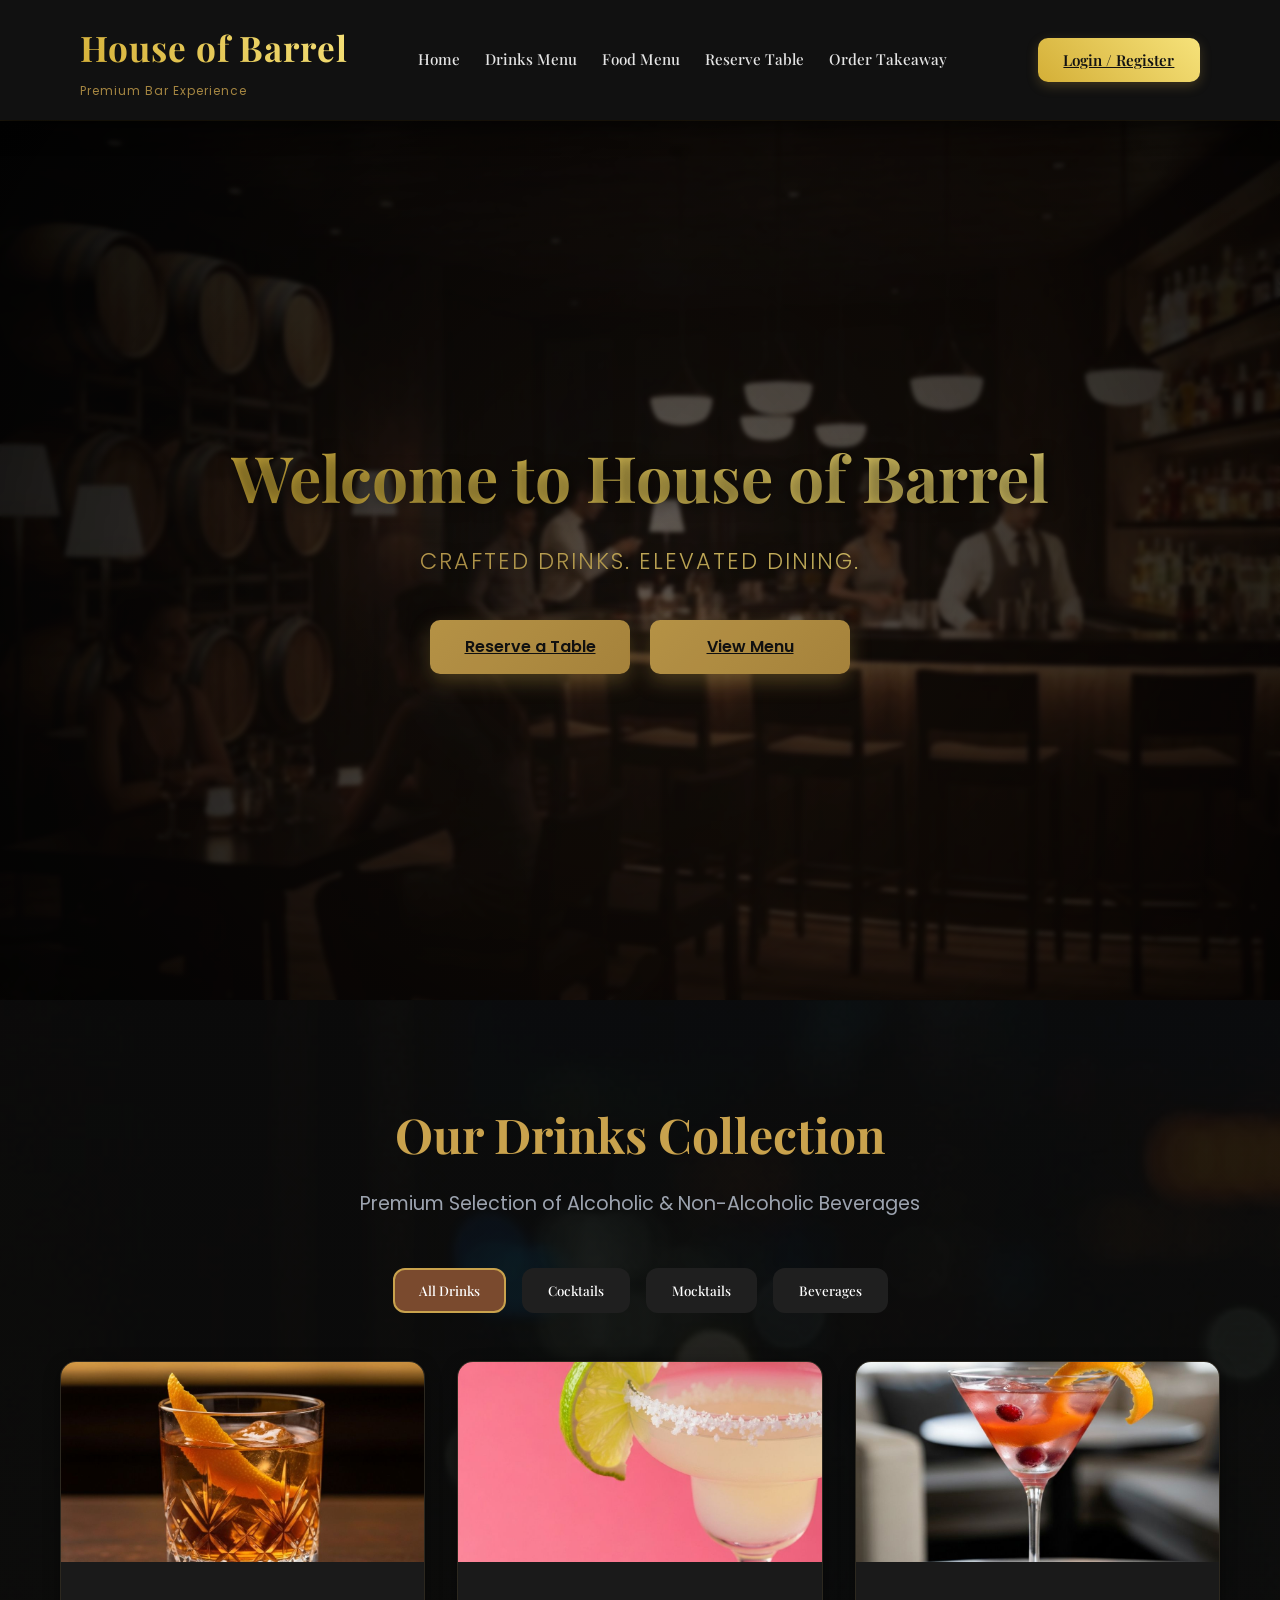
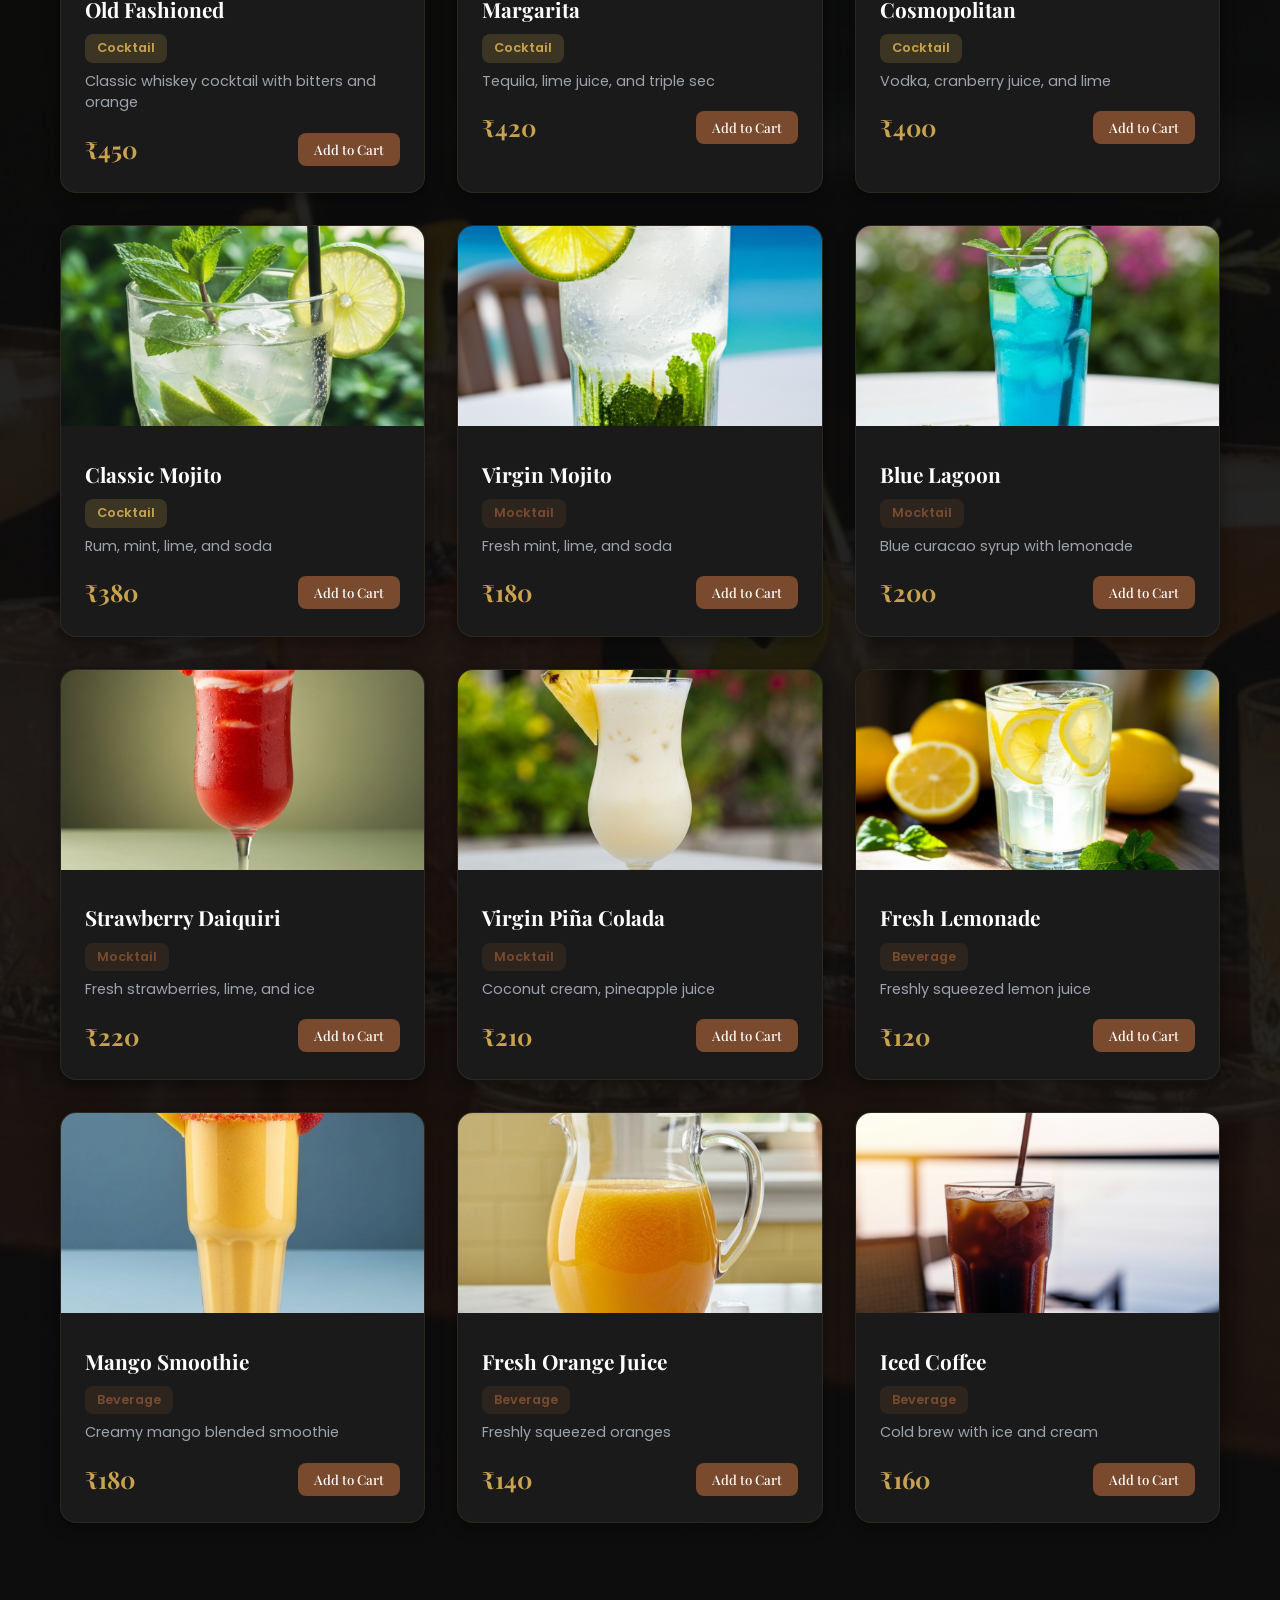
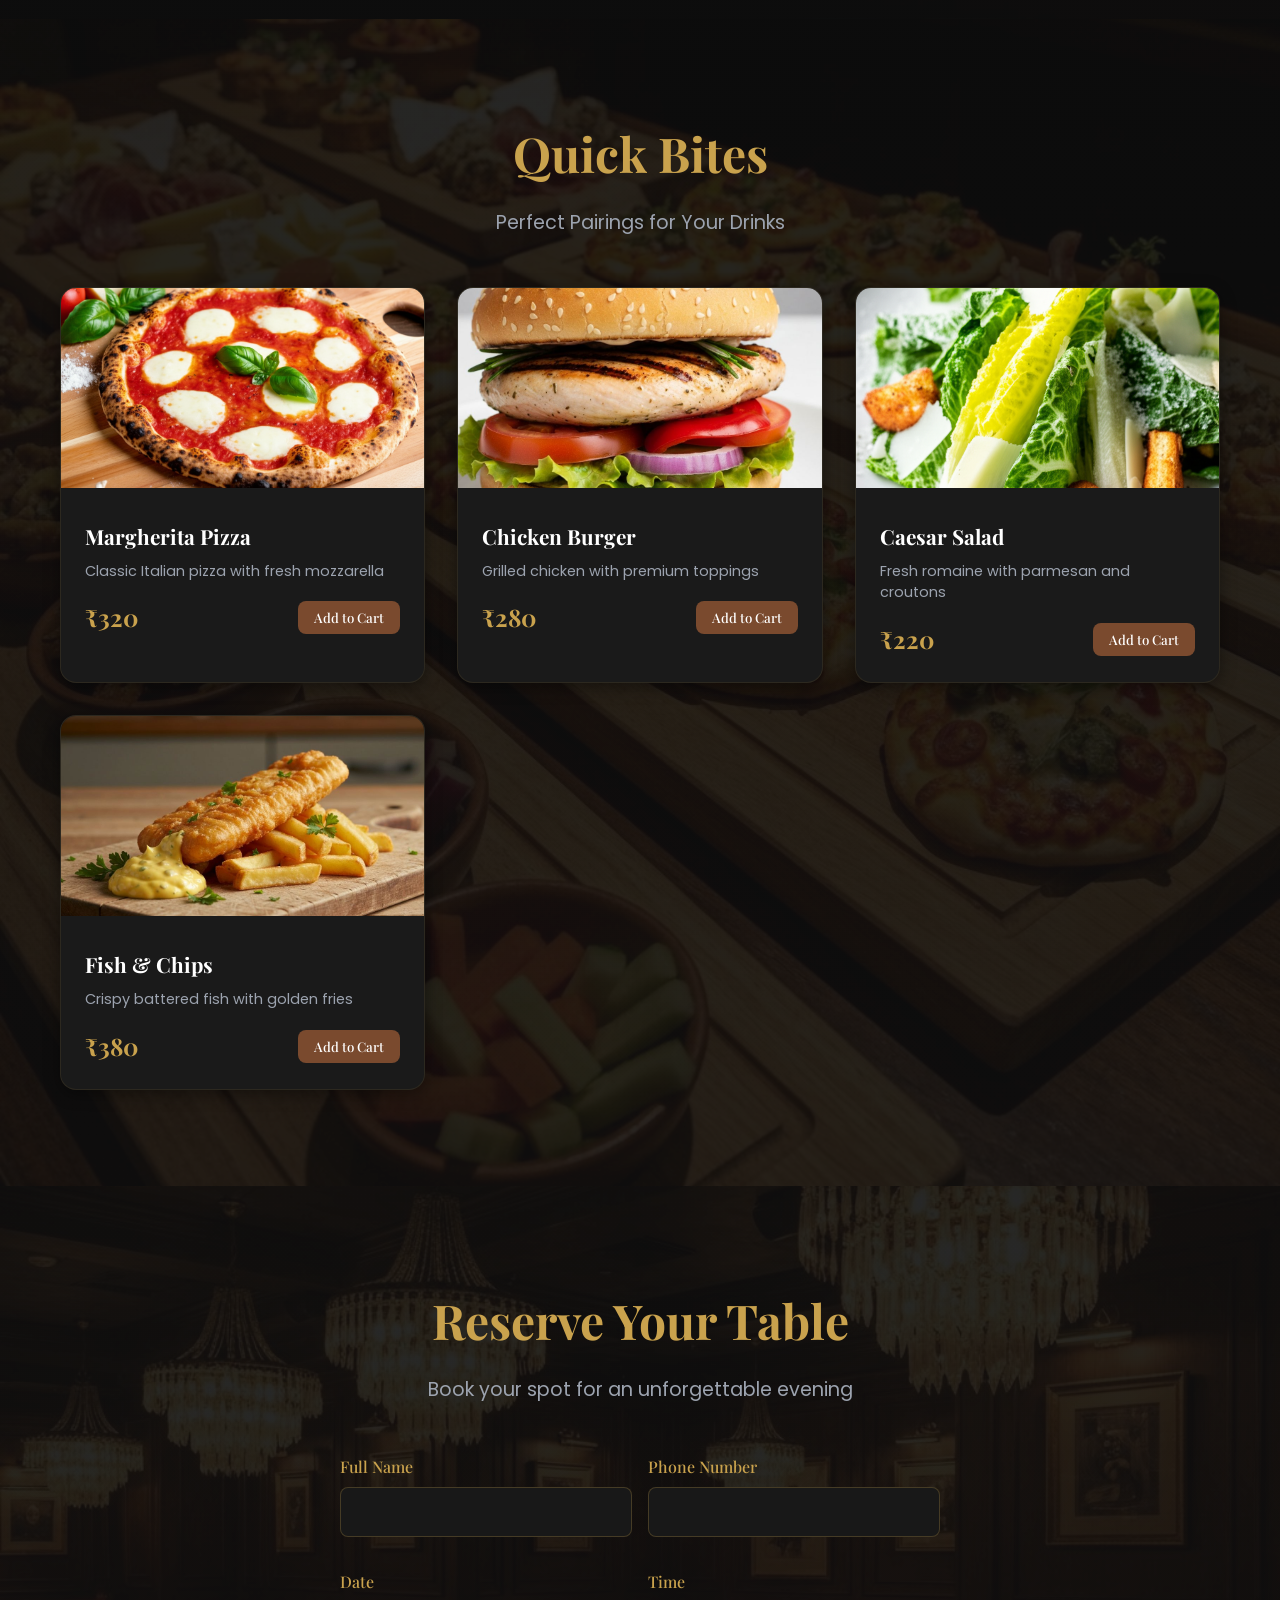
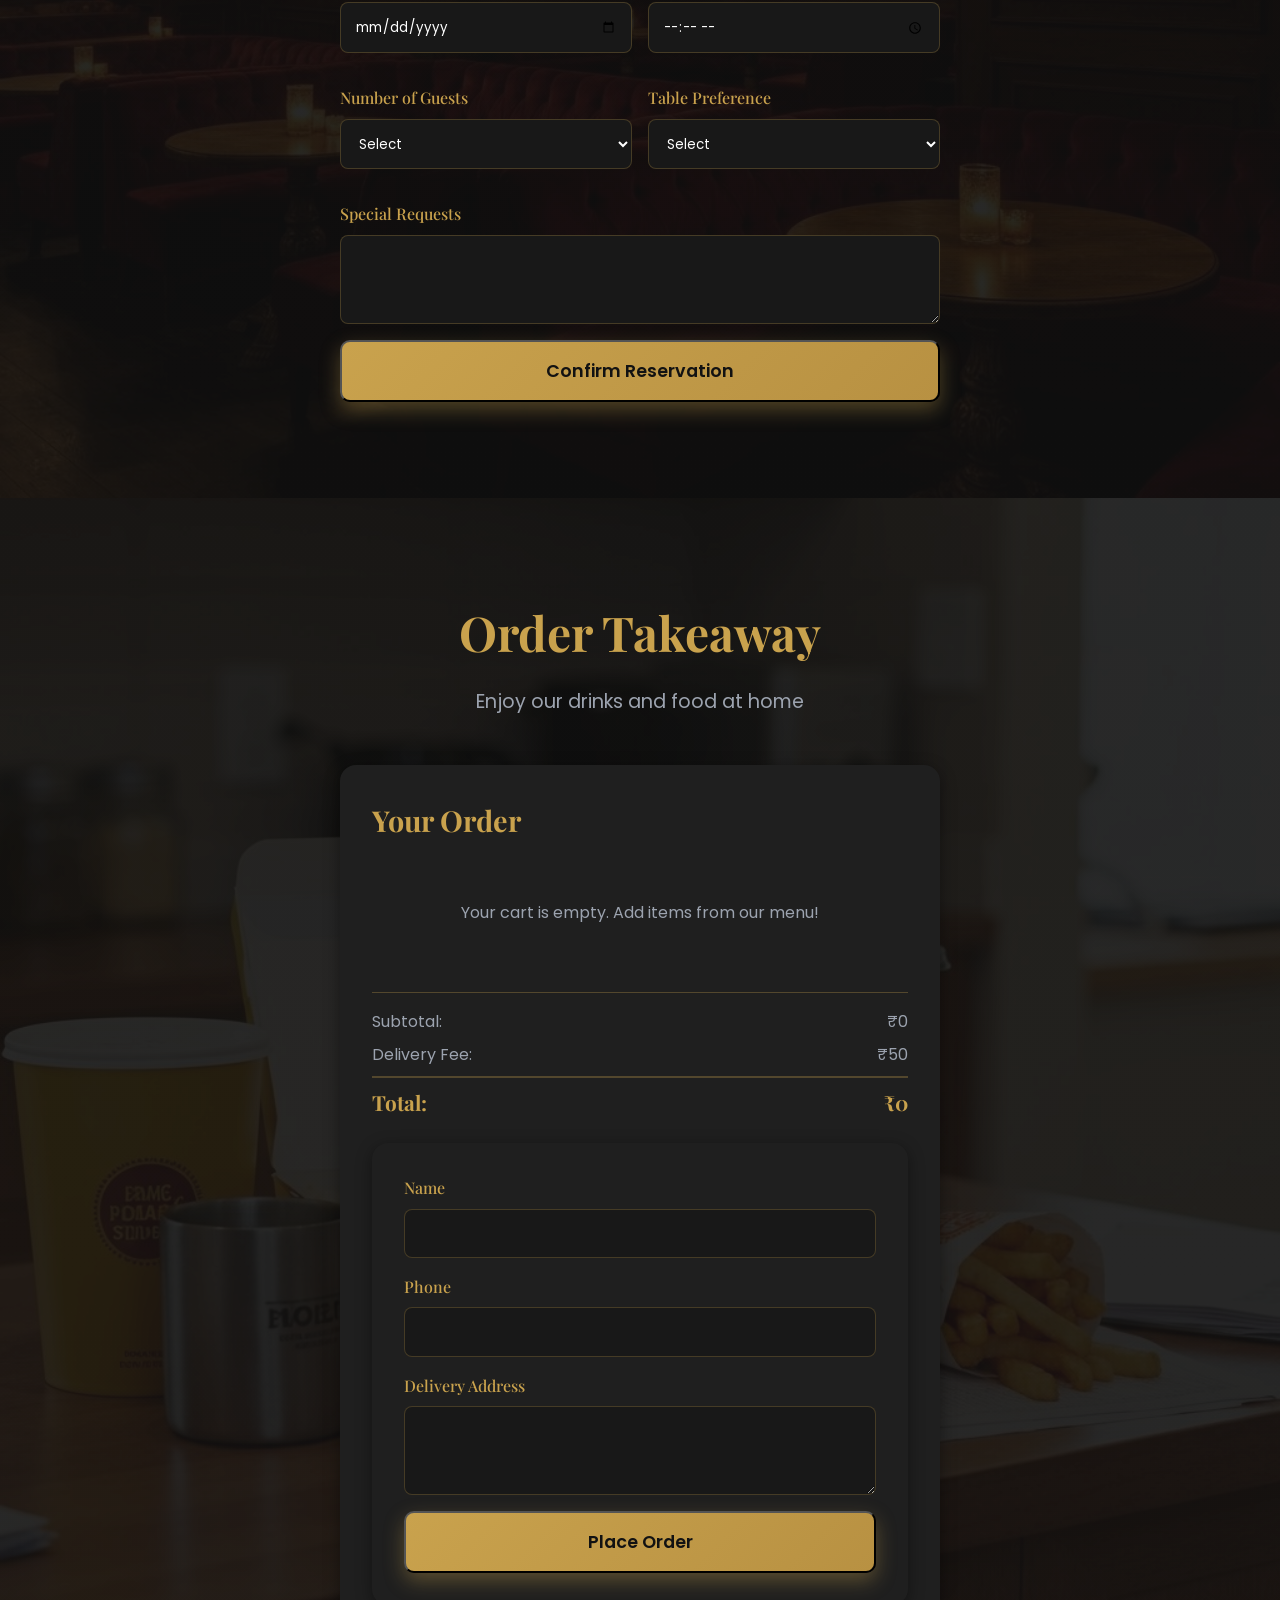
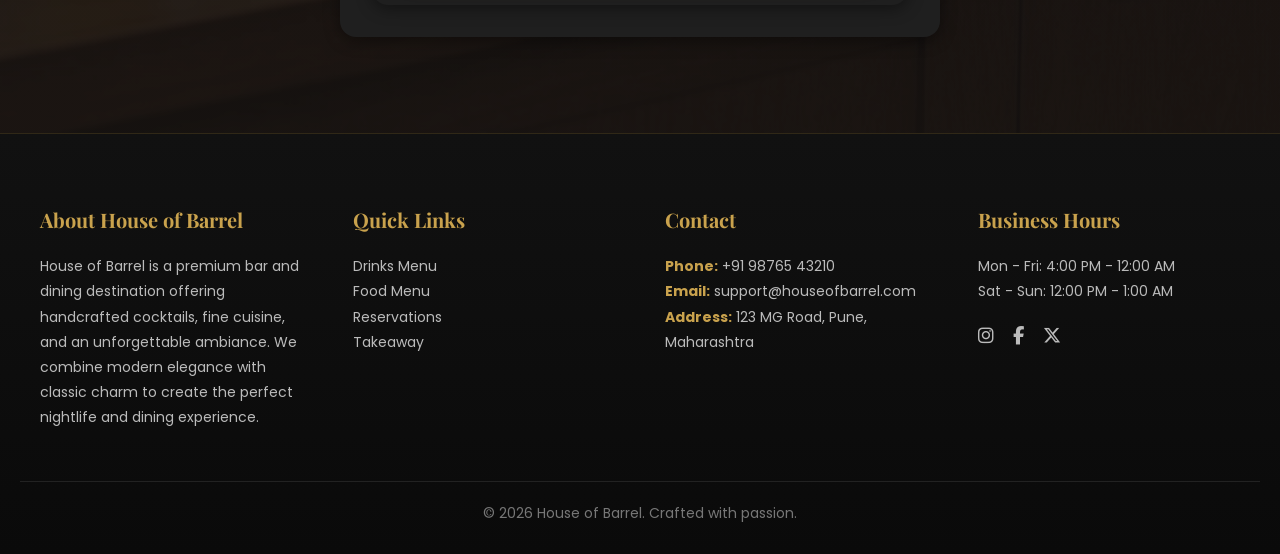
<file: house-of-barrel-dashboard/index.html>
<!DOCTYPE html>
<html lang="en">
<head>
    <meta charset="UTF-8">
    <meta name="viewport" content="width=device-width, initial-scale=1.0">
    <title>House of Barrel - Bar Reservation & Takeaway System</title>
    <link rel="stylesheet" href="https://cdnjs.cloudflare.com/ajax/libs/font-awesome/6.5.0/css/all.min.css">
    <link href="https://fonts.googleapis.com/css2?family=Poppins:wght@300;400;500;600;700&family=Roboto:wght@300;400;500;700&display=swap" rel="stylesheet">
    <link rel="stylesheet" href="styles.css">
    <link href="https://fonts.googleapis.com/css2?family=Playfair+Display:wght@500;700&family=Poppins:wght@300;400;600&display=swap" rel="stylesheet">
</head>
<body>

    <!-- Navigation Bar -->
    <nav class="navbar">
        <div class="nav-container">
            <div class="logo">
                <h1>House of Barrel</h1>
                <p>Premium Bar Experience</p>
            </div>
            <ul class="nav-menu">
                <li><a href="#home" class="nav-link">Home</a></li>
                <li><a href="#drinks" class="nav-link">Drinks Menu</a></li>
                <li><a href="#food" class="nav-link">Food Menu</a></li>
                <li><a href="#reservation" class="nav-link">Reserve Table</a></li>
                <li><a href="#takeaway" class="nav-link">Order Takeaway</a></li>
            </ul>
            <!-- Added separate auth buttons container next to nav menu -->
         <div class="nav-actions">
    <span id="userRole" style="margin-right: 10px;"></span>
    <a href="login.html" class="btn-login" id="loginBtn">Login / Register</a>
</div>

    </nav>

    <!-- Hero Section -->
    <section id="home" class="hero">
        <div class="hero-overlay"></div>
        <div class="hero-content">
            <h1 class="hero-title">Welcome to House of Barrel</h1>
            <p class="hero-subtitle">Crafted Drinks. Elevated Dining.</p>
            <div class="subtitle-line"></div>
            <div class="hero-buttons">
                <a href="#reservation" class="btn btn-primary">Reserve a Table</a>
                <a href="#drinks" class="btn btn-primary">View Menu</a>
            </div>
        </div>
    </section>

    <!-- Drinks Section -->
    <section id="drinks" class="section drinks-section">
        <div class="section-bg"></div>
        <div class="container">
            <h2 class="section-title">Our Drinks Collection</h2>
            <p class="section-subtitle">Premium Selection of Alcoholic & Non-Alcoholic Beverages</p>
            
            <!-- Drink Categories -->
            <div class="category-tabs">
                <button class="tab-btn active" data-category="all">All Drinks</button>
                <button class="tab-btn" data-category="cocktails">Cocktails</button>
                <button class="tab-btn" data-category="mocktails">Mocktails</button>
                <button class="tab-btn" data-category="beverages">Beverages</button>
            </div>

            <div class="drinks-grid">
                <!-- Cocktails -->
                <div class="drink-card" data-category="cocktails" data-id="1">
                    <img src="public/old-fashioned-cocktail.jpg" alt="Old Fashioned">
                    <div class="card-content">
                        <h3>Old Fashioned</h3>
                        <p class="category-badge alcoholic">Cocktail</p>
                        <p class="description">Classic whiskey cocktail with bitters and orange</p>
                        <div class="card-footer">
                            <span class="price">₹450</span>
                            <button class="btn-add">Add to Cart</button>
                        </div>
                    </div>
                </div>

                <div class="drink-card" data-category="cocktails" data-id="4">
                    <img src="public/margarita-cocktail.jpg" alt="Margarita">
                    <div class="card-content">
                        <h3>Margarita</h3>
                        <p class="category-badge alcoholic">Cocktail</p>
                        <p class="description">Tequila, lime juice, and triple sec</p>
                        <div class="card-footer">
                            <span class="price">₹420</span>
                            <button class="btn-add">Add to Cart</button>
                        </div>
                    </div>
                </div>

                <div class="drink-card" data-category="cocktails" data-id="6">
                    <img src="public/cosmopolitan-cocktail.jpg" alt="Cosmopolitan">
                    <div class="card-content">
                        <h3>Cosmopolitan</h3>
                        <p class="category-badge alcoholic">Cocktail</p>
                        <p class="description">Vodka, cranberry juice, and lime</p>
                        <div class="card-footer">
                            <span class="price">₹400</span>
                            <button class="btn-add">Add to Cart</button>
                        </div>
                    </div>
                </div>

                <div class="drink-card" data-category="cocktails" data-id="5">
                    <img src="public/mojito-cocktail.jpg" alt="Mojito">
                    <div class="card-content">
                        <h3>Classic Mojito</h3>
                        <p class="category-badge alcoholic">Cocktail</p>
                        <p class="description">Rum, mint, lime, and soda</p>
                        <div class="card-footer">
                            <span class="price">₹380</span>
                            <button class="btn-add">Add to Cart</button>
                        </div>
                    </div>
                </div>

                <!-- Mocktails -->
                <div class="drink-card" data-category="mocktails" data-id="2">
                    <img src="public/virgin-mojito.png" alt="Virgin Mojito">
                    <div class="card-content">
                        <h3>Virgin Mojito</h3>
                        <p class="category-badge non-alcoholic">Mocktail</p>
                        <p class="description">Fresh mint, lime, and soda</p>
                        <div class="card-footer">
                            <span class="price">₹180</span>
                            <button class="btn-add">Add to Cart</button>
                        </div>
                    </div>
                </div>

                <div class="drink-card" data-category="mocktails" data-id="7">
                    <img src="public/blue-lagoon-mocktail.jpg" alt="Blue Lagoon">
                    <div class="card-content">
                        <h3>Blue Lagoon</h3>
                        <p class="category-badge non-alcoholic">Mocktail</p>
                        <p class="description">Blue curacao syrup with lemonade</p>
                        <div class="card-footer">
                            <span class="price">₹200</span>
                            <button class="btn-add">Add to Cart</button>
                        </div>
                    </div>
                </div>

                <div class="drink-card" data-category="mocktails" data-id="8">
                    <img src="public/strawberry-daiquiri.jpg" alt="Strawberry Daiquiri">
                    <div class="card-content">
                        <h3>Strawberry Daiquiri</h3>
                        <p class="category-badge non-alcoholic">Mocktail</p>
                        <p class="description">Fresh strawberries, lime, and ice</p>
                        <div class="card-footer">
                            <span class="price">₹220</span>
                            <button class="btn-add">Add to Cart</button>
                        </div>
                    </div>
                </div>

                <div class="drink-card" data-category="mocktails" data-id="9">
                    <img src="public/pina-colada-mocktail.jpg" alt="Virgin Pina Colada">
                    <div class="card-content">
                        <h3>Virgin Piña Colada</h3>
                        <p class="category-badge non-alcoholic">Mocktail</p>
                        <p class="description">Coconut cream, pineapple juice</p>
                        <div class="card-footer">
                            <span class="price">₹210</span>
                            <button class="btn-add">Add to Cart</button>
                        </div>
                    </div>
                </div>

                <!-- Beverages -->
                <div class="drink-card" data-category="beverages" data-id="3">
                    <img src="public/fresh-lemonade.png" alt="Fresh Lemonade">
                    <div class="card-content">
                        <h3>Fresh Lemonade</h3>
                        <p class="category-badge non-alcoholic">Beverage</p>
                        <p class="description">Freshly squeezed lemon juice</p>
                        <div class="card-footer">
                            <span class="price">₹120</span>
                            <button class="btn-add">Add to Cart</button>
                        </div>
                    </div>
                </div>

                <div class="drink-card" data-category="beverages" data-id="10">
                    <img src="public/mango-smoothie.jpg" alt="Mango Smoothie">
                    <div class="card-content">
                        <h3>Mango Smoothie</h3>
                        <p class="category-badge non-alcoholic">Beverage</p>
                        <p class="description">Creamy mango blended smoothie</p>
                        <div class="card-footer">
                            <span class="price">₹180</span>
                            <button class="btn-add">Add to Cart</button>
                        </div>
                    </div>
                </div>

                <div class="drink-card" data-category="beverages" data-id="11">
                        <img src="public/fresh-orange-juice-in-glass-pitcher.jpg" alt="Orange Juice">
                    <div class="card-content">
                        <h3>Fresh Orange Juice</h3>
                        <p class="category-badge non-alcoholic">Beverage</p>
                        <p class="description">Freshly squeezed oranges</p>
                        <div class="card-footer">
                            <span class="price">₹140</span>
                            <button class="btn-add">Add to Cart</button>
                        </div>
                    </div>
                </div>

                <div class="drink-card" data-category="beverages" data-id="12">
                    <img src="public/iced-coffee-refreshment.png" alt="Iced Coffee">
                    <div class="card-content">
                        <h3>Iced Coffee</h3>
                        <p class="category-badge non-alcoholic">Beverage</p>
                        <p class="description">Cold brew with ice and cream</p>
                        <div class="card-footer">
                            <span class="price">₹160</span>
                            <button class="btn-add">Add to Cart</button>
                        </div>
                    </div>
                </div>
            </div>
        </div>
<div id="dynamicMenu" class="menu-grid"></div>    </section>

    <!-- Food Section -->
    <section id="food" class="section food-section">
        <div class="section-bg"></div>
        <div class="container">
            <h2 class="section-title">Quick Bites</h2>
            <p class="section-subtitle">Perfect Pairings for Your Drinks</p>
            
            <div class="food-grid">
                <div class="food-card">
                    <img src="public/margherita-pizza.png" alt="Pizza">
                    <div class="card-content">
                        <h3>Margherita Pizza</h3>
                        <p class="description">Classic Italian pizza with fresh mozzarella</p>
                        <div class="card-footer">
                            <span class="price">₹320</span>
                            <button class="btn-add">Add to Cart</button>
                        </div>
                    </div>
                </div>

                <div class="food-card">
                    <img src="public/grilled-chicken-burger.jpg" alt="Burger">
                    <div class="card-content">
                        <h3>Chicken Burger</h3>
                        <p class="description">Grilled chicken with premium toppings</p>
                        <div class="card-footer">
                            <span class="price">₹280</span>
                            <button class="btn-add">Add to Cart</button>
                        </div>
                    </div>
                </div>

                <div class="food-card">
                    <img src="public/caesar-salad.png" alt="Caesar Salad">
                    <div class="card-content">
                        <h3>Caesar Salad</h3>
                        <p class="description">Fresh romaine with parmesan and croutons</p>
                        <div class="card-footer">
                            <span class="price">₹220</span>
                            <button class="btn-add">Add to Cart</button>
                        </div>
                    </div>
                </div>

                <div class="food-card">
                    <img src="public/fish-chips.jpg" alt="Fish and Chips">
                    <div class="card-content">
                        <h3>Fish & Chips</h3>
                        <p class="description">Crispy battered fish with golden fries</p>
                        <div class="card-footer">
                            <span class="price">₹380</span>
                            <button class="btn-add">Add to Cart</button>
                        </div>
                    </div>
                </div>
            </div>
        </div>
    </section>

    <!-- Reservation Section -->
    <section id="reservation" class="section reservation-section">
        <div class="section-bg"></div>
        <div class="container">
            <h2 class="section-title">Reserve Your Table</h2>
            <p class="section-subtitle">Book your spot for an unforgettable evening</p>
            
            <div class="form-container">
                <form id="reservationForm">
                    <div class="form-row">
                        <div class="form-group">
                            <label for="name">Full Name</label>
                            <input type="text" id="name" required>
                        </div>
                        <div class="form-group">
                            <label for="phone">Phone Number</label>
                            <input type="tel" id="phone" required>
                        </div>
                    </div>
                    
                    <div class="form-row">
                        <div class="form-group">
                            <label for="date">Date</label>
                            <input type="date" id="date" name="date" required>
                        </div>
                        <div class="form-group">
                            <label for="time">Time</label>
                            <input type="time" id="time" name="time" required>
                        </div>
                    </div>
                    
                    <div class="form-row">
                        <div class="form-group">
                            <label for="guests">Number of Guests</label>
                           <select id="guests" required>
                            <option value="">Select</option>
                            <option value="1">1 Guest</option>
                            <option value="2">2 Guests</option>
                            <option value="3">3 Guests</option>
                            <option value="4">4 Guests</option>
                            </select>


                        </div>
                        <div class="form-group">
                            <label for="tableType">Table Preference</label>
                              <select id="tableType" required>
                                <option value="">Select</option>
                                <option value="regular">Regular Table</option>
                                <option value="booth">Booth</option>
                                <option value="bar">Bar Seating</option>
                                <option value="outdoor">Outdoor</option>
                            </select>
                        </div>
                    </div>
                    
                    <div class="form-group">
                        <label for="specialRequests">Special Requests</label>
                        <textarea id="specialRequests" name="specialRequests" rows="3"></textarea>
                    </div>
                    
                    <button type="submit" class="btn btn-primary btn-large">Confirm Reservation</button>
                </form>
            </div>
        </div>
    </section>

    <!-- Takeaway Section -->
    <section id="takeaway" class="section takeaway-section">
        <div class="section-bg"></div>
        <div class="container">
            <h2 class="section-title">Order Takeaway</h2>
            <p class="section-subtitle">Enjoy our drinks and food at home</p>
            
            <div id="cartContainer" class="cart-container">
                <h3>Your Order</h3>
                <div id="cartItems" class="cart-items">
                    <p class="empty-cart">Your cart is empty. Add items from our menu!</p>
                </div>
                <div class="cart-summary">
                    <div class="summary-row">
                        <span>Subtotal:</span>
                        <span id="subtotal">₹0</span>
                    </div>
                    <div class="summary-row">
                        <span>Delivery Fee:</span>
                        <span id="deliveryFee">₹50</span>
                    </div>
                    <div class="summary-row total">
                        <span>Total:</span>
                        <span id="total">₹0</span>
                    </div>
                </div>
                
                <form id="takeawayForm" class="takeaway-form">
                    <div class="form-group">
                        <label for="customerName">Name</label>
                        <input type="text" id="customerName" required>
                    </div>
                    <div class="form-group">
                        <label for="customerPhone">Phone</label>
                        <input type="tel" id="customerPhone" required>
                    </div>
                    <div class="form-group">
                        <label for="address">Delivery Address</label>
                        <textarea id="address" rows="3" required></textarea>
                    </div>
                    <button type="submit" class="btn btn-primary btn-large">Place Order</button>
                </form>
            </div>
        </div>
    </section>

    






  
<!-- Payment Success Modal -->
<div id="paymentModal" class="payment-modal">
  <div class="payment-modal-content">
    <div class="checkmark-circle">
      <div class="checkmark"></div>
    </div>
    <h2>Payment Successful!</h2>
    <p id="transactionText"></p>
<button onclick="downloadInvoice()">Download Invoice</button>
  </div>
</div>
<footer class="footer">
  <div class="footer-container">

        <!-- About -->
        <div class="footer-section">
        <h3>About House of Barrel</h3>
        <p>
            House of Barrel is a premium bar and dining destination offering
            handcrafted cocktails, fine cuisine, and an unforgettable ambiance.
            We combine modern elegance with classic charm to create the perfect
            nightlife and dining experience.
        </p>
        </div>

        <!-- Quick Links -->
        <div class="footer-section">
        <h3>Quick Links</h3>
        <ul>
            <li><a href="#drinks">Drinks Menu</a></li>
            <li><a href="#food">Food Menu</a></li>
            <li><a href="#reserve">Reservations</a></li>
            <li><a href="#takeaway">Takeaway</a></li>
        </ul>
        </div>

        <!-- Contact -->
        <div class="footer-section">
        <h3>Contact</h3>
        <p><strong>Phone:</strong> +91 98765 43210</p>
        <p><strong>Email:</strong> support@houseofbarrel.com</p>
        <p><strong>Address:</strong> 123 MG Road, Pune, Maharashtra</p>
        </div>

        <!-- Business Hours -->
        <div class="footer-section">
        <h3>Business Hours</h3>
        <p>Mon - Fri: 4:00 PM - 12:00 AM</p>
        <p>Sat - Sun: 12:00 PM - 1:00 AM</p>

        <!-- Social Icons -->
        <div class="social-icons">
            <a href="#"><i class="fab fa-instagram"></i></a>
            <a href="#"><i class="fab fa-facebook-f"></i></a>
            <a href="#"><i class="fab fa-x-twitter"></i></a>
        </div>
        </div>

    </div>

    <div class="footer-bottom">
        © 2026 House of Barrel. Crafted with passion.
    </div>
    </footer>
</body>
<script src="script.js"></script>
</html>
</file>
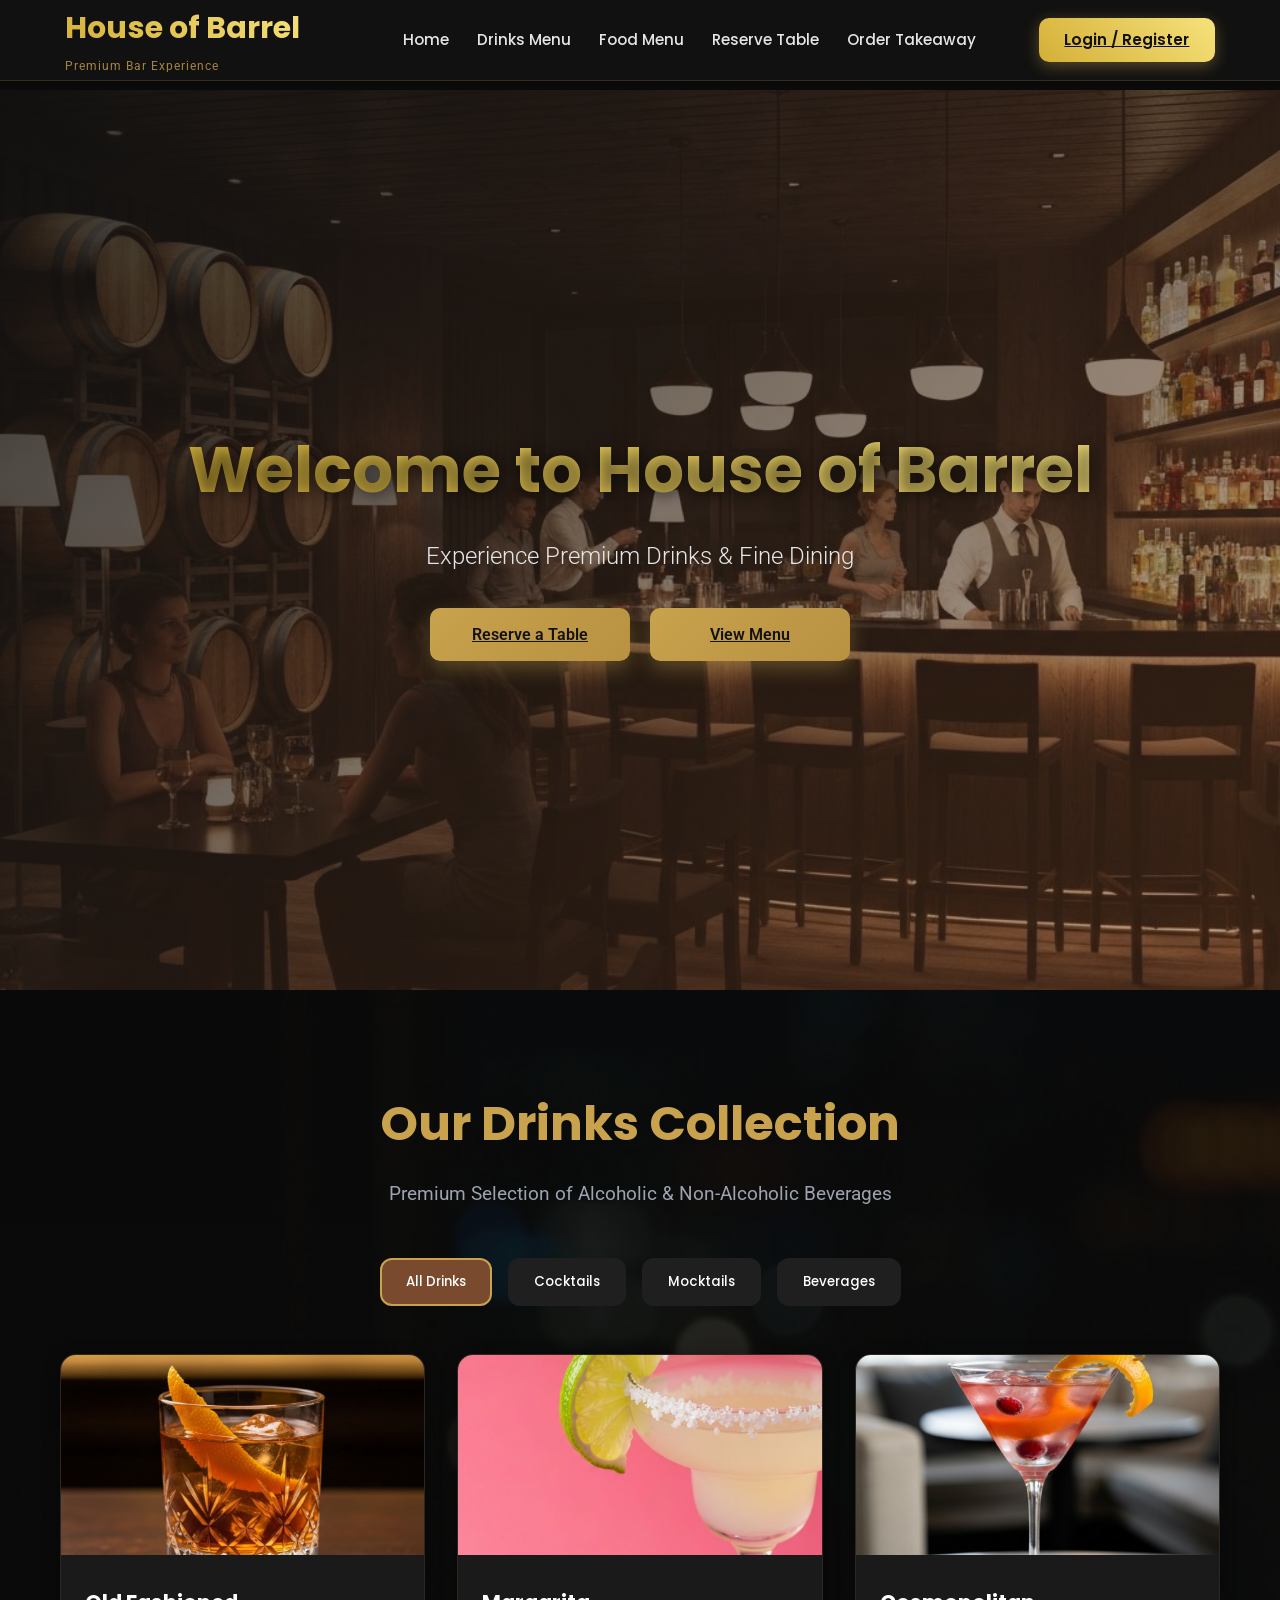
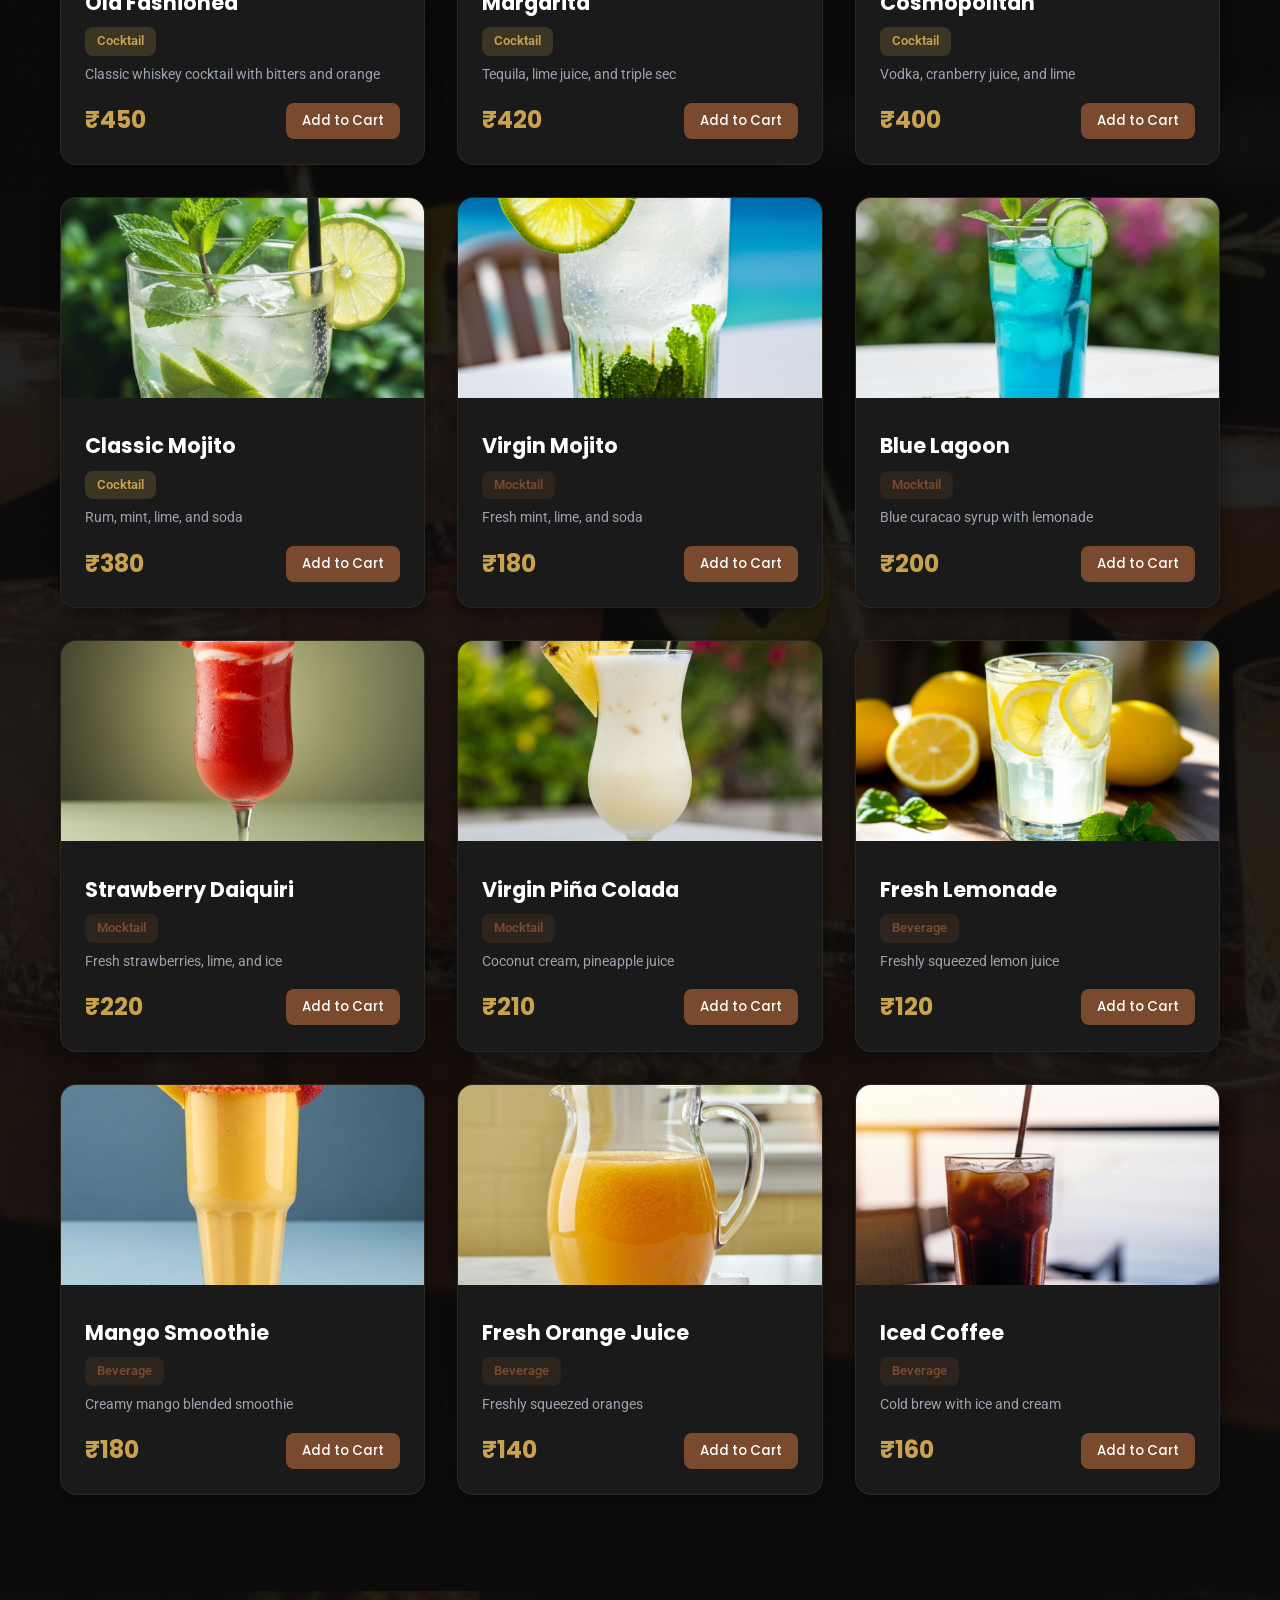
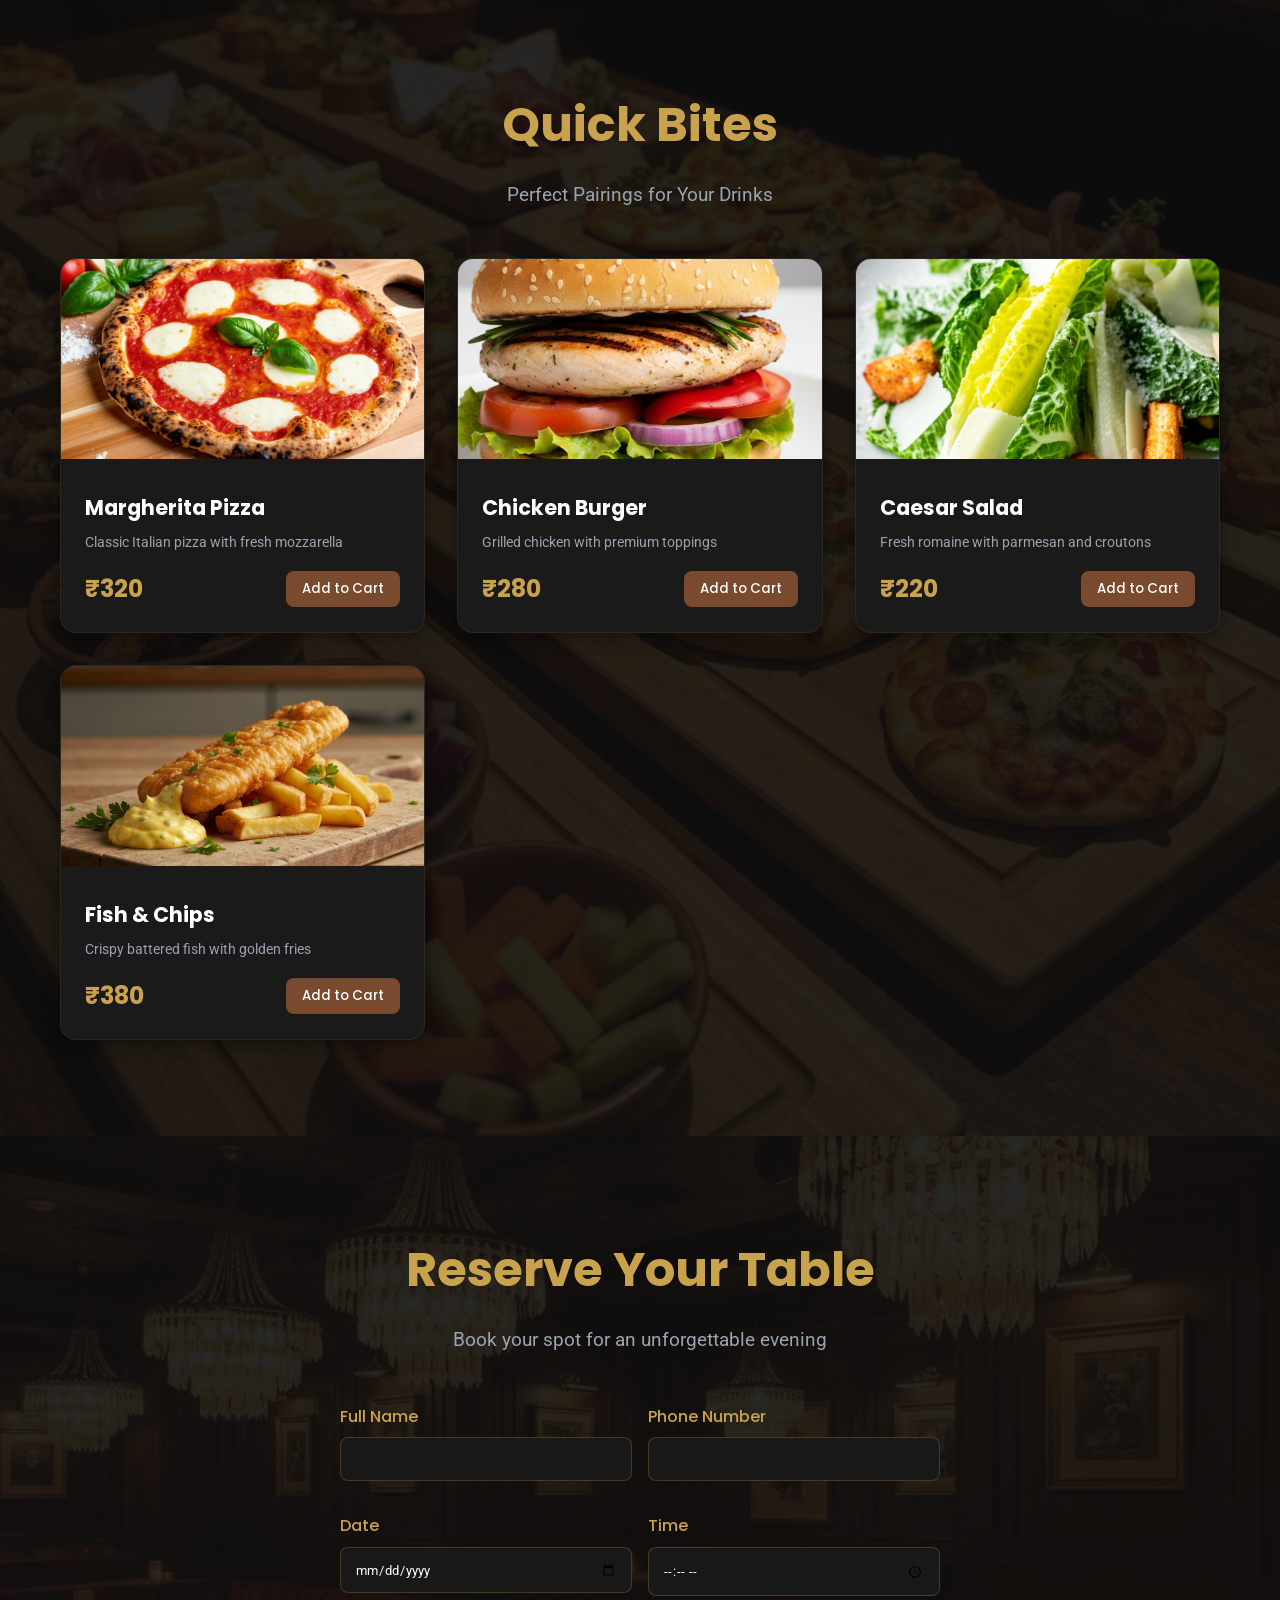
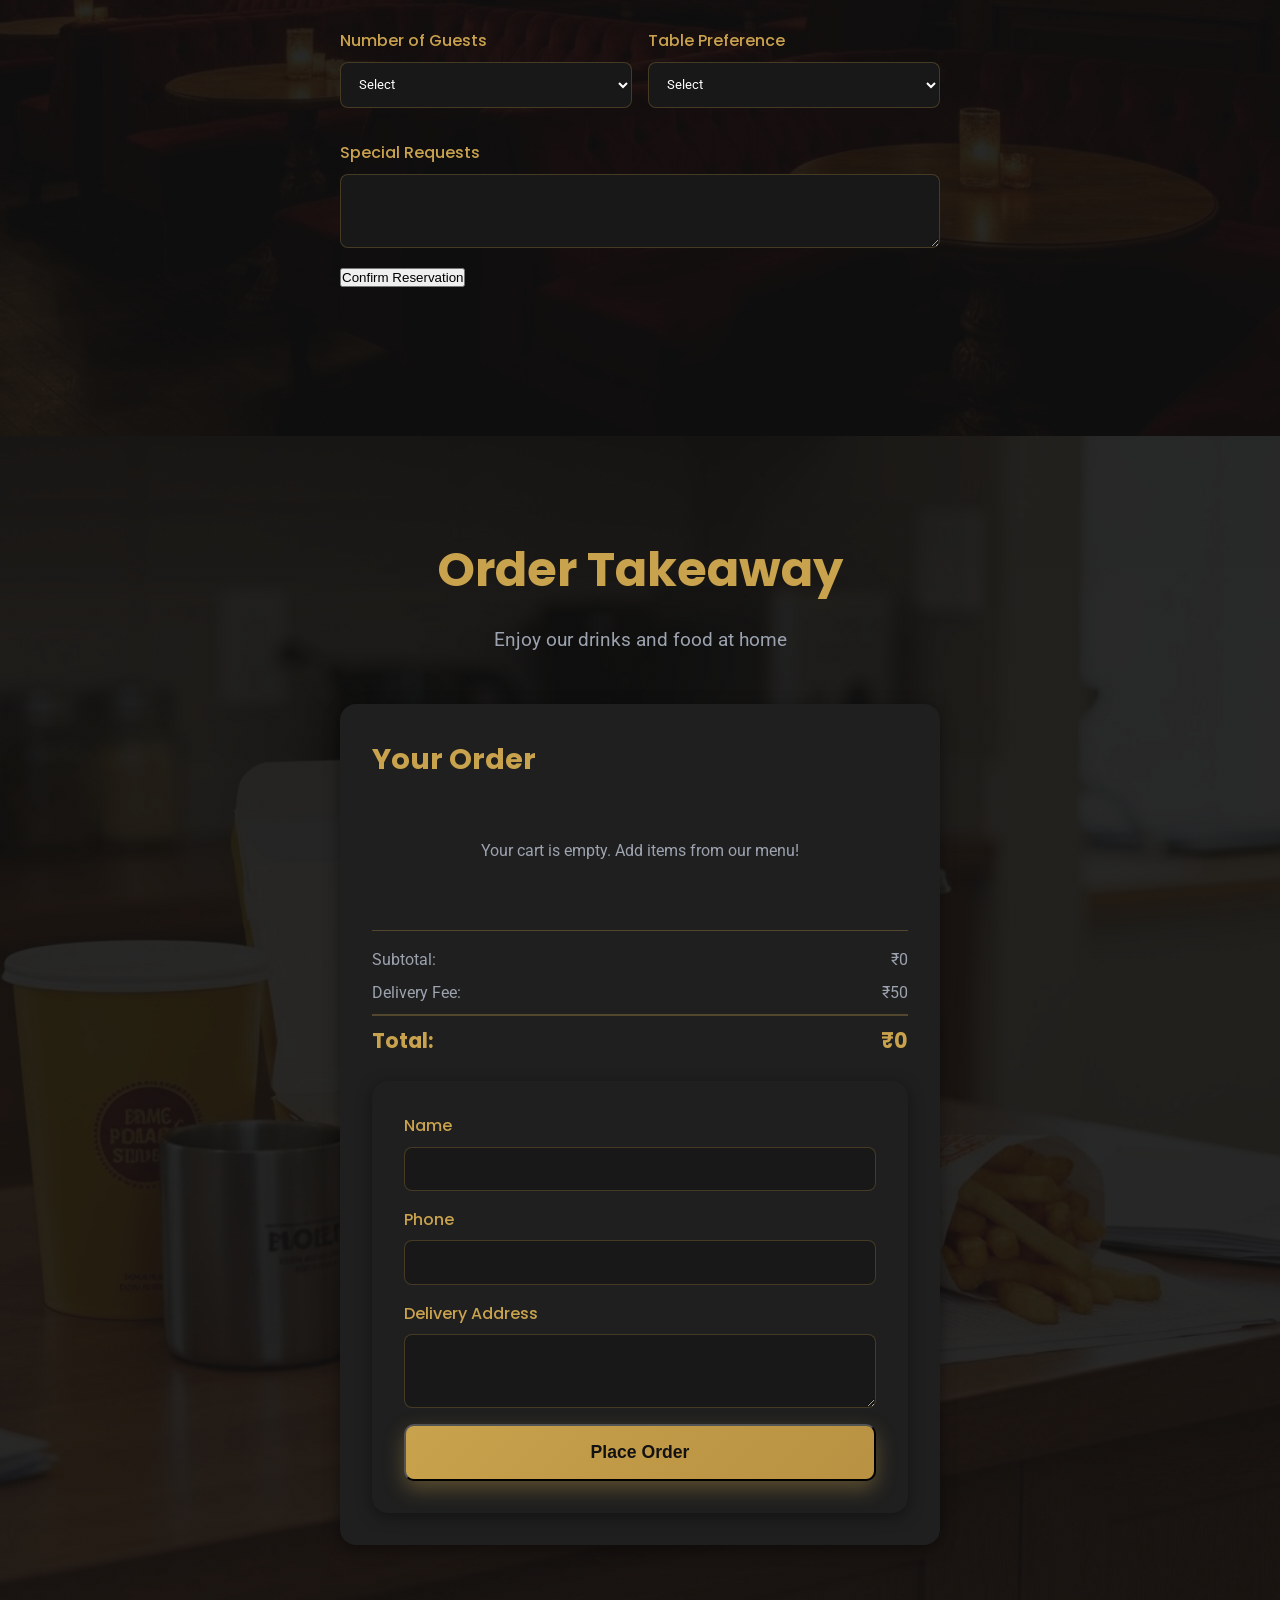
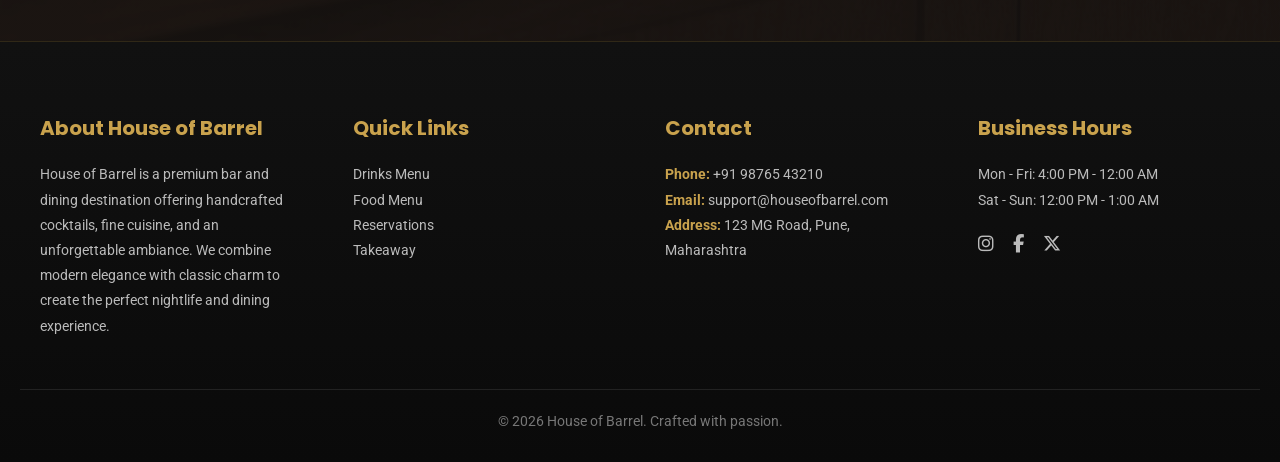
<file: house-of-barrel-dashboard-python/static/index.html>
<!DOCTYPE html>
<html lang="en">
<head>
    <meta charset="UTF-8">
    <meta name="viewport" content="width=device-width, initial-scale=1.0">
    <title>House of Barrel - Bar Reservation & Takeaway System</title>
    <link rel="stylesheet" href="https://cdnjs.cloudflare.com/ajax/libs/font-awesome/6.5.0/css/all.min.css">
    <link href="https://fonts.googleapis.com/css2?family=Poppins:wght@300;400;500;600;700&family=Roboto:wght@300;400;500;700&display=swap" rel="stylesheet">
    <link rel="stylesheet" href="styles.css">
</head>
<body>

    <!-- Navigation Bar -->
    <nav class="navbar">
        <div class="nav-container">
            <div class="logo">
                <h1>House of Barrel</h1>
                <p>Premium Bar Experience</p>
            </div>
            <ul class="nav-menu">
                <li><a href="#home" class="nav-link">Home</a></li>
                <li><a href="#drinks" class="nav-link">Drinks Menu</a></li>
                <li><a href="#food" class="nav-link">Food Menu</a></li>
                <li><a href="#reservation" class="nav-link">Reserve Table</a></li>
                <li><a href="#takeaway" class="nav-link">Order Takeaway</a></li>
            </ul>
            <!-- Added separate auth buttons container next to nav menu -->
         <div class="nav-actions">

    <a href="login.html" class="btn-login" id="loginBtn">Login / Register</a>

    <button onclick="logout()" class="btn-login" id="logoutBtn" style="display:none;">
        Logout
    </button>
</div>

    </nav>

    <!-- Hero Section -->
    <section id="home" class="hero">
        <div class="hero-overlay"></div>
        <div class="hero-content">
            <h1 class="hero-title">Welcome to House of Barrel</h1>
            <p class="hero-subtitle">Experience Premium Drinks & Fine Dining</p>
            <div class="hero-buttons">
                <a href="#reservation" class="btn btn-primary">Reserve a Table</a>
                <a href="#drinks" class="btn btn-primary">View Menu</a>
            </div>
        </div>
    </section>

    <!-- Drinks Section -->
    <section id="drinks" class="section drinks-section">
        <div class="section-bg"></div>
        <div class="container">
            <h2 class="section-title">Our Drinks Collection</h2>
            <p class="section-subtitle">Premium Selection of Alcoholic & Non-Alcoholic Beverages</p>
            
            <!-- Drink Categories -->
            <div class="category-tabs">
                <button class="tab-btn active" data-category="all">All Drinks</button>
                <button class="tab-btn" data-category="cocktails">Cocktails</button>
                <button class="tab-btn" data-category="mocktails">Mocktails</button>
                <button class="tab-btn" data-category="beverages">Beverages</button>
            </div>

            <div class="drinks-grid">
                <!-- Cocktails -->
                <div class="drink-card" data-category="cocktails" data-id="1">
                    <img src="public/old-fashioned-cocktail.jpg" alt="Old Fashioned">
                    <div class="card-content">
                        <h3>Old Fashioned</h3>
                        <p class="category-badge alcoholic">Cocktail</p>
                        <p class="description">Classic whiskey cocktail with bitters and orange</p>
                        <div class="card-footer">
                            <span class="price">₹450</span>
                            <button class="btn-add">Add to Cart</button>
                        </div>
                    </div>
                </div>

                <div class="drink-card" data-category="cocktails" data-id="4">
                    <img src="public/margarita-cocktail.jpg" alt="Margarita">
                    <div class="card-content">
                        <h3>Margarita</h3>
                        <p class="category-badge alcoholic">Cocktail</p>
                        <p class="description">Tequila, lime juice, and triple sec</p>
                        <div class="card-footer">
                            <span class="price">₹420</span>
                            <button class="btn-add">Add to Cart</button>
                        </div>
                    </div>
                </div>

                <div class="drink-card" data-category="cocktails" data-id="6">
                    <img src="public/cosmopolitan-cocktail.jpg" alt="Cosmopolitan">
                    <div class="card-content">
                        <h3>Cosmopolitan</h3>
                        <p class="category-badge alcoholic">Cocktail</p>
                        <p class="description">Vodka, cranberry juice, and lime</p>
                        <div class="card-footer">
                            <span class="price">₹400</span>
                            <button class="btn-add">Add to Cart</button>
                        </div>
                    </div>
                </div>

                <div class="drink-card" data-category="cocktails" data-id="5">
                    <img src="public/mojito-cocktail.jpg" alt="Mojito">
                    <div class="card-content">
                        <h3>Classic Mojito</h3>
                        <p class="category-badge alcoholic">Cocktail</p>
                        <p class="description">Rum, mint, lime, and soda</p>
                        <div class="card-footer">
                            <span class="price">₹380</span>
                            <button class="btn-add">Add to Cart</button>
                        </div>
                    </div>
                </div>

                <!-- Mocktails -->
                <div class="drink-card" data-category="mocktails" data-id="2">
                    <img src="public/virgin-mojito.png" alt="Virgin Mojito">
                    <div class="card-content">
                        <h3>Virgin Mojito</h3>
                        <p class="category-badge non-alcoholic">Mocktail</p>
                        <p class="description">Fresh mint, lime, and soda</p>
                        <div class="card-footer">
                            <span class="price">₹180</span>
                            <button class="btn-add">Add to Cart</button>
                        </div>
                    </div>
                </div>

                <div class="drink-card" data-category="mocktails" data-id="7">
                    <img src="public/blue-lagoon-mocktail.jpg" alt="Blue Lagoon">
                    <div class="card-content">
                        <h3>Blue Lagoon</h3>
                        <p class="category-badge non-alcoholic">Mocktail</p>
                        <p class="description">Blue curacao syrup with lemonade</p>
                        <div class="card-footer">
                            <span class="price">₹200</span>
                            <button class="btn-add">Add to Cart</button>
                        </div>
                    </div>
                </div>

                <div class="drink-card" data-category="mocktails" data-id="8">
                    <img src="public/strawberry-daiquiri.jpg" alt="Strawberry Daiquiri">
                    <div class="card-content">
                        <h3>Strawberry Daiquiri</h3>
                        <p class="category-badge non-alcoholic">Mocktail</p>
                        <p class="description">Fresh strawberries, lime, and ice</p>
                        <div class="card-footer">
                            <span class="price">₹220</span>
                            <button class="btn-add">Add to Cart</button>
                        </div>
                    </div>
                </div>

                <div class="drink-card" data-category="mocktails" data-id="9">
                    <img src="public/pina-colada-mocktail.jpg" alt="Virgin Pina Colada">
                    <div class="card-content">
                        <h3>Virgin Piña Colada</h3>
                        <p class="category-badge non-alcoholic">Mocktail</p>
                        <p class="description">Coconut cream, pineapple juice</p>
                        <div class="card-footer">
                            <span class="price">₹210</span>
                            <button class="btn-add">Add to Cart</button>
                        </div>
                    </div>
                </div>

                <!-- Beverages -->
                <div class="drink-card" data-category="beverages" data-id="3">
                    <img src="public/fresh-lemonade.png" alt="Fresh Lemonade">
                    <div class="card-content">
                        <h3>Fresh Lemonade</h3>
                        <p class="category-badge non-alcoholic">Beverage</p>
                        <p class="description">Freshly squeezed lemon juice</p>
                        <div class="card-footer">
                            <span class="price">₹120</span>
                            <button class="btn-add">Add to Cart</button>
                        </div>
                    </div>
                </div>

                <div class="drink-card" data-category="beverages" data-id="10">
                    <img src="public/mango-smoothie.jpg" alt="Mango Smoothie">
                    <div class="card-content">
                        <h3>Mango Smoothie</h3>
                        <p class="category-badge non-alcoholic">Beverage</p>
                        <p class="description">Creamy mango blended smoothie</p>
                        <div class="card-footer">
                            <span class="price">₹180</span>
                            <button class="btn-add">Add to Cart</button>
                        </div>
                    </div>
                </div>

                <div class="drink-card" data-category="beverages" data-id="11">
                        <img src="public/fresh-orange-juice-in-glass-pitcher.jpg" alt="Orange Juice">
                    <div class="card-content">
                        <h3>Fresh Orange Juice</h3>
                        <p class="category-badge non-alcoholic">Beverage</p>
                        <p class="description">Freshly squeezed oranges</p>
                        <div class="card-footer">
                            <span class="price">₹140</span>
                            <button class="btn-add">Add to Cart</button>
                        </div>
                    </div>
                </div>

                <div class="drink-card" data-category="beverages" data-id="12">
                    <img src="public/iced-coffee-refreshment.png" alt="Iced Coffee">
                    <div class="card-content">
                        <h3>Iced Coffee</h3>
                        <p class="category-badge non-alcoholic">Beverage</p>
                        <p class="description">Cold brew with ice and cream</p>
                        <div class="card-footer">
                            <span class="price">₹160</span>
                            <button class="btn-add">Add to Cart</button>
                        </div>
                    </div>
                </div>
            </div>
        </div>
<div id="dynamicMenu" class="menu-grid"></div>    </section>

    <!-- Food Section -->
    <section id="food" class="section food-section">
        <div class="section-bg"></div>
        <div class="container">
            <h2 class="section-title">Quick Bites</h2>
            <p class="section-subtitle">Perfect Pairings for Your Drinks</p>
            
            <div class="food-grid">
                <div class="food-card">
                    <img src="public/margherita-pizza.png" alt="Pizza">
                    <div class="card-content">
                        <h3>Margherita Pizza</h3>
                        <p class="description">Classic Italian pizza with fresh mozzarella</p>
                        <div class="card-footer">
                            <span class="price">₹320</span>
                            <button class="btn-add">Add to Cart</button>
                        </div>
                    </div>
                </div>

                <div class="food-card">
                    <img src="public/grilled-chicken-burger.jpg" alt="Burger">
                    <div class="card-content">
                        <h3>Chicken Burger</h3>
                        <p class="description">Grilled chicken with premium toppings</p>
                        <div class="card-footer">
                            <span class="price">₹280</span>
                            <button class="btn-add">Add to Cart</button>
                        </div>
                    </div>
                </div>

                <div class="food-card">
                    <img src="public/caesar-salad.png" alt="Caesar Salad">
                    <div class="card-content">
                        <h3>Caesar Salad</h3>
                        <p class="description">Fresh romaine with parmesan and croutons</p>
                        <div class="card-footer">
                            <span class="price">₹220</span>
                            <button class="btn-add">Add to Cart</button>
                        </div>
                    </div>
                </div>

                <div class="food-card">
                    <img src="public/fish-chips.jpg" alt="Fish and Chips">
                    <div class="card-content">
                        <h3>Fish & Chips</h3>
                        <p class="description">Crispy battered fish with golden fries</p>
                        <div class="card-footer">
                            <span class="price">₹380</span>
                            <button class="btn-add">Add to Cart</button>
                        </div>
                    </div>
                </div>
            </div>
        </div>
    </section>

    <!-- Reservation Section -->
    <section id="reservation" class="section reservation-section">
        <div class="section-bg"></div>
        <div class="container">
            <h2 class="section-title">Reserve Your Table</h2>
            <p class="section-subtitle">Book your spot for an unforgettable evening</p>
            
            <div class="form-container">
                <form id="reservationForm">
                    <div class="form-row">
                        <div class="form-group">
                            <label for="name">Full Name</label>
                            <input type="text" id="name" required>
                        </div>
                        <div class="form-group">
                            <label for="phone">Phone Number</label>
                            <input type="tel" id="phone" required>
                        </div>
                    </div>
                    
                    <div class="form-row">
                        <div class="form-group">
                            <label for="date">Date</label>
                            <input type="date" id="date" name="date" required>
                        </div>
                        <div class="form-group">
                            <label for="time">Time</label>
                            <input type="time" id="time" name="time" required>
                        </div>
                    </div>
                    
                    <div class="form-row">
                        <div class="form-group">
                            <label for="guests">Number of Guests</label>
                           <select id="guests" required>
                            <option value="">Select</option>
                            <option value="1">1 Guest</option>
                            <option value="2">2 Guests</option>
                            <option value="3">3 Guests</option>
                            <option value="4">4 Guests</option>
                            </select>


                        </div>
                        <div class="form-group">
                            <label for="tableType">Table Preference</label>
                              <select id="tableType" required>
                                <option value="">Select</option>
                                <option value="regular">Regular Table</option>
                                <option value="booth">Booth</option>
                                <option value="bar">Bar Seating</option>
                                <option value="outdoor">Outdoor</option>
                            </select>
                        </div>
                    </div>
                    
                    <div class="form-group">
                        <label for="specialRequests">Special Requests</label>
                        <textarea id="specialRequests" name="specialRequests" rows="3"></textarea>
                    </div>
                    
                    <button type="submit">Confirm Reservation</button>
                </form>
            </div>
        </div>
    </section>

    <!-- Takeaway Section -->
    <section id="takeaway" class="section takeaway-section">
        <div class="section-bg"></div>
        <div class="container">
            <h2 class="section-title">Order Takeaway</h2>
            <p class="section-subtitle">Enjoy our drinks and food at home</p>
            
            <div id="cartContainer" class="cart-container">
                <h3>Your Order</h3>
                <div id="cartItems" class="cart-items">
                    <p class="empty-cart">Your cart is empty. Add items from our menu!</p>
                </div>
                <div class="cart-summary">
                    <div class="summary-row">
                        <span>Subtotal:</span>
                        <span id="subtotal">₹0</span>
                    </div>
                    <div class="summary-row">
                        <span>Delivery Fee:</span>
                        <span id="deliveryFee">₹50</span>
                    </div>
                    <div class="summary-row total">
                        <span>Total:</span>
                        <span id="total">₹0</span>
                    </div>
                </div>
                
                <form id="takeawayForm" class="takeaway-form">
                    <div class="form-group">
                        <label for="customerName">Name</label>
                        <input type="text" id="customerName" required>
                    </div>
                    <div class="form-group">
                        <label for="customerPhone">Phone</label>
                        <input type="tel" id="customerPhone" required>
                    </div>
                    <div class="form-group">
                        <label for="address">Delivery Address</label>
                        <textarea id="address" rows="3" required></textarea>
                    </div>
                    <button type="submit" class="btn btn-primary btn-large">Place Order</button>
                </form>
            </div>
        </div>
    </section>

    

<script>
document.getElementById("reservationForm").addEventListener("submit", async function (e) {
  e.preventDefault();

  const name = document.getElementById("name").value.trim();
  const phone = document.getElementById("phone").value.trim();
  const date = document.getElementById("date").value;
  const time = document.getElementById("time").value;
  const guestsRaw = document.getElementById("guests").value;
  const tableType = document.getElementById("tableType").value;
  const specialRequests = document.getElementById("specialRequests").value.trim();

  if (
    name.length < 2 ||
    phone.length < 8 ||
    !date ||
    !time ||
    guestsRaw === "" ||
    tableType === ""
  ) {
    alert("Please fill all required fields correctly");
    return;
  }

  const guests = Number(guestsRaw);

  if (Number.isNaN(guests)) {
    alert("Guests must be a number");
    return;
  }

  const data = {
    name,
    phone,
    date,
    time,
    guests,
    tableType,                 // ✅ correct
    specialRequests: specialRequests || "" // ✅ correct
  };

  console.log("📤 Sending reservation:", data);

try {
  const token = localStorage.getItem("access_token");

  if (!token) {
    alert("⚠ Please login first.");
    return;
  }

  const response = await fetch("http://127.0.0.1:8000/api/reservation", {
    method: "POST",
    headers: {
      "Content-Type": "application/json",
      "Authorization": `Bearer ${token}`
    },
    body: JSON.stringify(data)
  });

  const result = await response.json();

  if (!response.ok) {
    console.error("❌ Backend error:", result);
    alert(result.detail || "Reservation failed");
    return;
  }

  alert("✅ Reservation confirmed!");
  console.log("✅ Saved:", result);
  document.getElementById("reservationForm").reset();

} catch (err) {
  console.error("❌ Fetch error:", err);
  alert("Failed to connect to server");
}

});
</script>




  
<!-- Payment Success Modal -->
<div id="paymentModal" class="payment-modal">
  <div class="payment-modal-content">
    <div class="checkmark-circle">
      <div class="checkmark"></div>
    </div>
    <h2>Payment Successful!</h2>
    <p id="transactionText"></p>
<button onclick="downloadInvoice()">Download Invoice</button>
  </div>
</div>
<footer class="footer">
  <div class="footer-container">

        <!-- About -->
        <div class="footer-section">
        <h3>About House of Barrel</h3>
        <p>
            House of Barrel is a premium bar and dining destination offering
            handcrafted cocktails, fine cuisine, and an unforgettable ambiance.
            We combine modern elegance with classic charm to create the perfect
            nightlife and dining experience.
        </p>
        </div>

        <!-- Quick Links -->
        <div class="footer-section">
        <h3>Quick Links</h3>
        <ul>
            <li><a href="#drinks">Drinks Menu</a></li>
            <li><a href="#food">Food Menu</a></li>
            <li><a href="#reserve">Reservations</a></li>
            <li><a href="#takeaway">Takeaway</a></li>
        </ul>
        </div>

        <!-- Contact -->
        <div class="footer-section">
        <h3>Contact</h3>
        <p><strong>Phone:</strong> +91 98765 43210</p>
        <p><strong>Email:</strong> support@houseofbarrel.com</p>
        <p><strong>Address:</strong> 123 MG Road, Pune, Maharashtra</p>
        </div>

        <!-- Business Hours -->
        <div class="footer-section">
        <h3>Business Hours</h3>
        <p>Mon - Fri: 4:00 PM - 12:00 AM</p>
        <p>Sat - Sun: 12:00 PM - 1:00 AM</p>

        <!-- Social Icons -->
        <div class="social-icons">
            <a href="#"><i class="fab fa-instagram"></i></a>
            <a href="#"><i class="fab fa-facebook-f"></i></a>
            <a href="#"><i class="fab fa-x-twitter"></i></a>
        </div>
        </div>

    </div>

    <div class="footer-bottom">
        © 2026 House of Barrel. Crafted with passion.
    </div>
    </footer>
<script src="./script.js"></script>
</file>
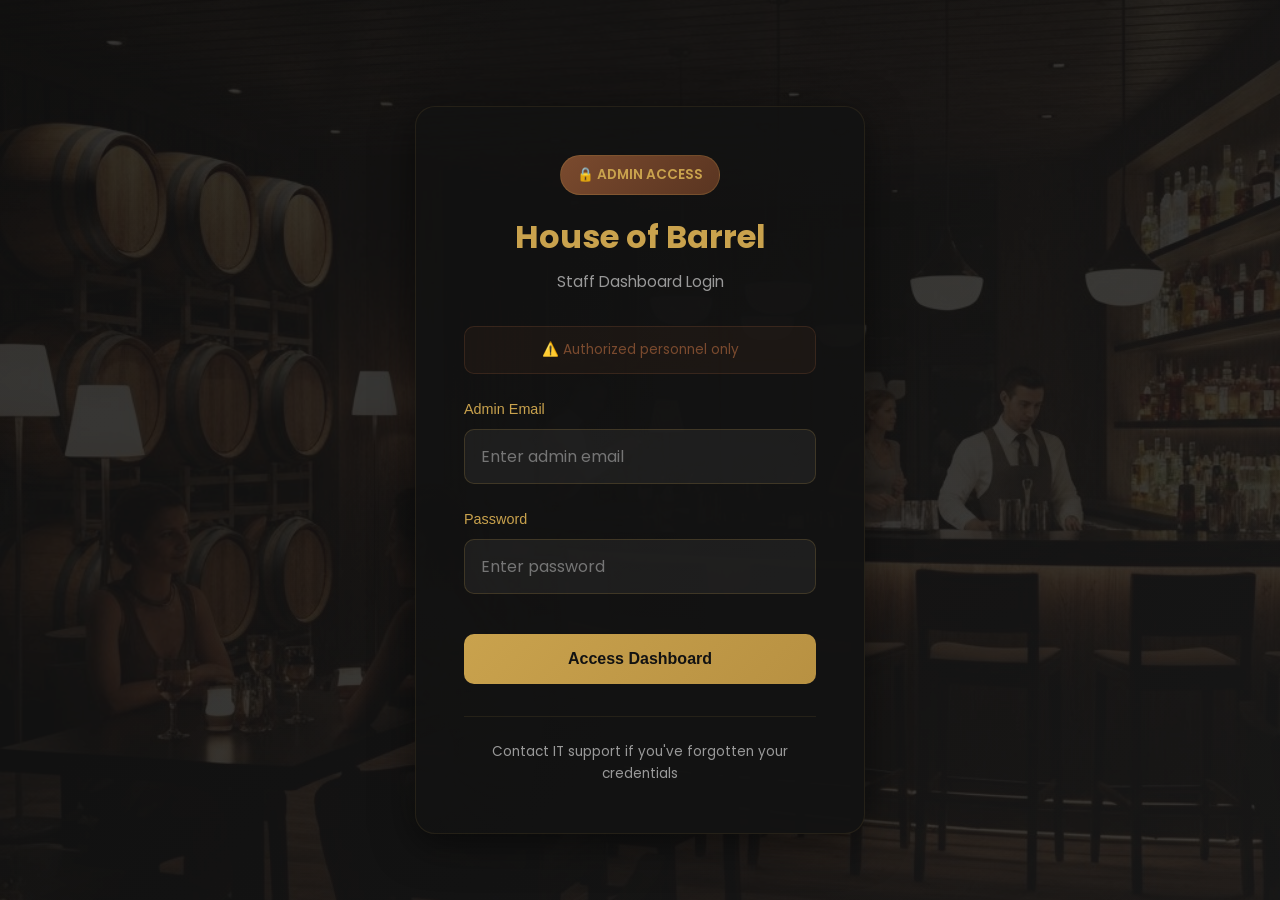
<file: house-of-barrel-dashboard/admin-login.html>
<!DOCTYPE html>
<html lang="en">
<head>
    <meta charset="UTF-8">
    <meta name="viewport" content="width=device-width, initial-scale=1.0">
    <title>Admin Login - House of Barrel</title>
    <link rel="stylesheet" href="styles.css">
    <link href="https://fonts.googleapis.com/css2?family=Poppins:wght@300;400;600;700&family=Roboto:wght@300;400;500&display=swap" rel="stylesheet">
    <style>
        .login-page {
            min-height: 100vh;
            display: flex;
            align-items: center;
            justify-content: center;
            background: linear-gradient(135deg, #121212 0%, #1a1a1a 100%);
            position: relative;
            overflow: hidden;
        }

        .login-page::before {
            content: '';
            position: absolute;
            top: 0;
            left: 0;
            right: 0;
            bottom: 0;
            background: url('public/bar-background.jpg') center/cover;
            opacity: 0.15;
            z-index: 0;
        }

        .login-container {
            position: relative;
            z-index: 1;
            background: rgba(18, 18, 18, 0.95);
            padding: 3rem;
            border-radius: 20px;
            box-shadow: 0 10px 40px rgba(0, 0, 0, 0.5);
            width: 100%;
            max-width: 450px;
            border: 1px solid rgba(201, 162, 77, 0.1);
        }

        .login-header {
            text-align: center;
            margin-bottom: 2rem;
        }

        .login-logo {
            font-family: 'Poppins', sans-serif;
            font-size: 2rem;
            font-weight: 700;
            color: #C9A24D;
            margin-bottom: 0.5rem;
        }

        .login-subtitle {
            color: #999;
            font-size: 0.95rem;
        }

        .admin-badge {
            display: inline-block;
            background: linear-gradient(135deg, #7A4A2E 0%, #5a3521 100%);
            color: #C9A24D;
            padding: 0.5rem 1rem;
            border-radius: 20px;
            font-size: 0.85rem;
            font-weight: 600;
            margin-bottom: 1rem;
            border: 1px solid rgba(201, 162, 77, 0.2);
        }

        .form-group {
            margin-bottom: 1.5rem;
        }

        .form-group label {
            display: block;
            margin-bottom: 0.5rem;
            color: #C9A24D;
            font-weight: 500;
            font-size: 0.9rem;
        }

        .form-group input {
            width: 100%;
            padding: 0.875rem 1rem;
            background: rgba(255, 255, 255, 0.05);
            border: 1px solid rgba(201, 162, 77, 0.2);
            border-radius: 10px;
            color: #fff;
            font-size: 1rem;
            transition: all 0.3s ease;
        }

        .form-group input:focus {
            outline: none;
            border-color: #C9A24D;
            background: rgba(255, 255, 255, 0.08);
        }

        .login-btn {
            width: 100%;
            padding: 1rem;
            background: linear-gradient(135deg, #7A4A2E 0%, #5a3521 100%);
            color: #C9A24D;
            border: 1px solid rgba(201, 162, 77, 0.2);
            border-radius: 10px;
            font-size: 1rem;
            font-weight: 600;
            cursor: pointer;
            transition: all 0.3s ease;
            margin-top: 1rem;
        }

        .login-btn:hover {
            transform: translateY(-2px);
            box-shadow: 0 8px 20px rgba(122, 74, 46, 0.4);
            border-color: #C9A24D;
        }

        .login-footer {
            text-align: center;
            margin-top: 2rem;
            padding-top: 1.5rem;
            border-top: 1px solid rgba(201, 162, 77, 0.1);
        }

        .login-footer p {
            color: #999;
            font-size: 0.85rem;
        }

        .back-link {
            display: inline-block;
            margin-bottom: 2rem;
            color: #C9A24D;
            text-decoration: none;
            font-size: 0.9rem;
            transition: color 0.3s ease;
        }

        .back-link:hover {
            color: #B89142;
        }

        .error-message {
            background: rgba(239, 68, 68, 0.1);
            border: 1px solid rgba(239, 68, 68, 0.3);
            color: #EF4444;
            padding: 0.75rem 1rem;
            border-radius: 10px;
            margin-bottom: 1rem;
            font-size: 0.9rem;
            display: none;
        }

        .error-message.show {
            display: block;
        }

        .security-notice {
            background: rgba(122, 74, 46, 0.1);
            border: 1px solid rgba(122, 74, 46, 0.3);
            color: #7A4A2E;
            padding: 0.75rem 1rem;
            border-radius: 10px;
            margin-bottom: 1.5rem;
            font-size: 0.85rem;
            text-align: center;
        }
    </style>
</head>
<body>
    <div class="login-page">
        <div class="login-container">
            <div class="login-header">
                <span class="admin-badge">🔒 ADMIN ACCESS</span>
                <h1 class="login-logo">House of Barrel</h1>
                <p class="login-subtitle">Staff Dashboard Login</p>
            </div>

            <div class="security-notice">
                ⚠️ Authorized personnel only
            </div>

            <div id="errorMessage" class="error-message"></div>

            <form id="adminLoginForm">
                <div class="form-group">
                    <label for="adminEmail">Admin Email</label>
                    <input type="email" id="adminEmail" name="adminEmail" placeholder="Enter admin email" required>
                </div>

                <div class="form-group">
                    <label for="adminPassword">Password</label>
                    <input type="password" id="adminPassword" name="adminPassword" placeholder="Enter password" required>
                </div>

                <button type="submit" class="login-btn">Access Dashboard</button>
            </form>

            <div class="login-footer">
                <p>Contact IT support if you've forgotten your credentials</p>
            </div>
        </div>
    </div>

   <script>
document.getElementById('adminLoginForm').addEventListener('submit', async function(e) {
    e.preventDefault();

    const email = document.getElementById('adminEmail').value;
    const password = document.getElementById('adminPassword').value;

    try {
        const response = await fetch("http://127.0.0.1:8000/api/login", {
    method: "POST",
    headers: {
        "Content-Type": "application/json"
    },
    body: JSON.stringify({
        email: email,
        password: password
    })
});


        const data = await response.json();

        if (!response.ok) {
            alert(data.detail || "Login failed");
            return;
        }

        localStorage.setItem("access_token", data.access_token);
        localStorage.setItem("role", data.role);   // ✅ IMPORTANT

        window.location.href = "admin.html";

    } catch (err) {
        alert("Server error");
    }
});
</script>


</body>
</html>
</file>
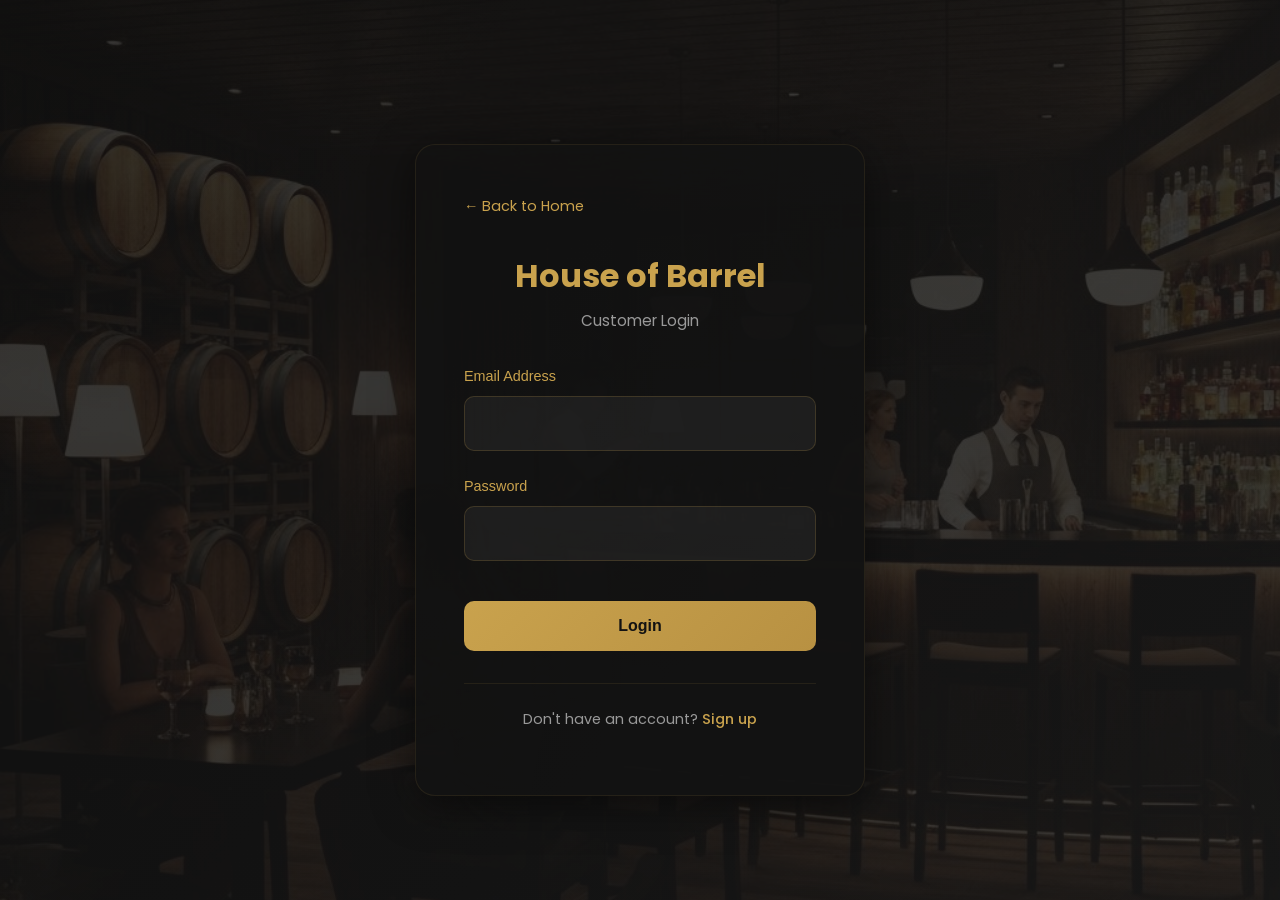
<file: house-of-barrel-dashboard/admin.html>
<!DOCTYPE html>
<html lang="en">
<head>
<meta charset="UTF-8">
<meta name="viewport" content="width=device-width, initial-scale=1.0">
<title>Admin Dashboard - House of Barrel</title>

<link rel="stylesheet" href="admin-styles.css">
<link href="https://fonts.googleapis.com/css2?family=Poppins:wght@300;400;600;700&display=swap" rel="stylesheet">
</head>

<body>

<script>
const role = localStorage.getItem("role");
if (!role || role !== "admin") {
    alert("Access denied");
    window.location.replace("login.html");
}
</script>

<div class="admin-container">

<!-- SIDEBAR -->
<aside class="sidebar">
    <div class="logo-section">
        <h2>House of Barrel</h2>
        <p>Admin Panel</p>
    </div>

    <nav class="sidebar-nav">
    <a href="#dashboard" class="nav-item active">📊 Dashboard</a>
    <a href="#" onclick="adminLogout()" class="nav-item">🚪 Logout</a>
    <a href="index.html" class="nav-item">🏠 Website</a>
</nav>
</aside>

<!-- MAIN -->
<main class="main-content">

<header class="admin-header">
    <h1>Admin Dashboard</h1>
    <div class="header-actions">
        <span id="adminUserDisplay">Admin User</span>
        <button class="logout-btn" onclick="adminLogout()">Logout</button>
    </div>
</header>

<!-- DASHBOARD -->
<section id="dashboard" class="admin-section active">

<h2 class="section-heading">Overview</h2>

<div class="dashboard-cards">

<div class="dashboard-card" onclick="scrollToSection('reservations')">
        <i class="icon">📅</i>
    <div>
      <h3>Reservations</h3>
      <p>View & Manage</p>
    </div>
  </div>

<div class="dashboard-card" onclick="scrollToSection('orders')">
        <i class="icon">🛍️</i>
    <div>
      <h3>Orders</h3>
      <p>View & Manage</p>
    </div>
  </div>

<div class="dashboard-card" onclick="scrollToSection('menu')">
        <i class="icon">🍸</i>
    <div>
      <h3>Menu</h3>
      <p>Manage Items</p>
    </div>
  </div>

</div>

</section>

<!-- RESERVATIONS -->
<section id="reservations">
<h2 class="section-heading">Reservations</h2>

<div class="table-container">
<table class="data-table">
<thead>
<tr>
<th>#</th>
<th>Name</th>
<th>Phone</th>
<th>Date</th>
<th>Time</th>
<th>Guests</th>
<th>Table</th>
<th>Status</th>
</tr>
</thead>
<tbody id="reservationTableBody"></tbody>
</table>
</div>
</section>

<!-- ORDERS -->
<section id="orders">
<h2 class="section-heading">Orders</h2>

<div class="table-container">
<table class="data-table">
<thead>
<tr>
<th>Order ID</th>
<th>Customer</th>
<th>Phone</th>
<th>Items</th>
<th>Total</th>
<th>Address</th>
<th>Status</th>
</tr>
</thead>
<tbody id="orders-table-body"></tbody>
</table>
</div>
</section>

<!-- MENU -->
<section id="menu">
<h2 class="section-heading">Menu Management</h2>

<div class="menu-grid">

<div class="menu-card">
<img src="public/old-fashioned-cocktail.jpg">
<div class="menu-card-content">
<h3>Old Fashioned</h3>
<p class="menu-category">Cocktail</p>
<p class="menu-price">₹450</p>
<p class="availability-status available">Available</p>
<button class="action-btn edit">Edit</button>
</div>
</div>

<div class="menu-card">
<img src="public/virgin-mojito.png">
<div class="menu-card-content">
<h3>Virgin Mojito</h3>
<p class="menu-category">Mocktail</p>
<p class="menu-price">₹180</p>
<p class="availability-status available">Available</p>
<button class="action-btn edit">Edit</button>
</div>
</div>

<div class="menu-card">
<img src="public/fresh-lemonade.png">
<div class="menu-card-content">
<h3>Fresh Lemonade</h3>
<p class="menu-category">Beverage</p>
<p class="menu-price">₹120</p>
<p class="availability-status available">Available</p>
<button class="action-btn edit">Edit</button>
</div>
</div>

<div class="menu-card">
<img src="public/margarita-cocktail.jpg">
<div class="menu-card-content">
<h3>Margarita</h3>
<p class="menu-category">Cocktail</p>
<p class="menu-price">₹420</p>
<p class="availability-status available">Available</p>
<button class="action-btn edit">Edit</button>
</div>
</div>

<div class="menu-card">
<img src="public/mojito-cocktail.jpg">
<div class="menu-card-content">
<h3>Classic Mojito</h3>
<p class="menu-category">Cocktail</p>
<p class="menu-price">₹380</p>
<p class="availability-status available">Available</p>
<button class="action-btn edit">Edit</button>
</div>
</div>

<div class="menu-card">
<img src="public/cosmopolitan-cocktail.jpg">
<div class="menu-card-content">
<h3>Cosmopolitan</h3>
<p class="menu-category">Cocktail</p>
<p class="menu-price">₹440</p>
<p class="availability-status available">Available</p>
<button class="action-btn edit">Edit</button>
</div>
</div>

<div class="menu-card">
<img src="public/blue-lagoon-mocktail.jpg">
<div class="menu-card-content">
<h3>Blue Lagoon</h3>
<p class="menu-category">Mocktail</p>
<p class="menu-price">₹200</p>
<p class="availability-status available">Available</p>
<button class="action-btn edit">Edit</button>
</div>
</div>

<div class="menu-card">
<img src="public/strawberry-daiquiri.jpg">
<div class="menu-card-content">
<h3>Strawberry Daiquiri</h3>
<p class="menu-category">Mocktail</p>
<p class="menu-price">₹220</p>
<p class="availability-status available">Available</p>
<button class="action-btn edit">Edit</button>
</div>
</div>

<div class="menu-card">
<img src="public/pina-colada-mocktail.jpg">
<div class="menu-card-content">
<h3>Virgin Piña Colada</h3>
<p class="menu-category">Mocktail</p>
<p class="menu-price">₹210</p>
<p class="availability-status available">Available</p>
<button class="action-btn edit">Edit</button>
</div>
</div>

<div class="menu-card">
<img src="public/mango-smoothie.jpg">
<div class="menu-card-content">
<h3>Mango Smoothie</h3>
<p class="menu-category">Beverage</p>
<p class="menu-price">₹180</p>
<p class="availability-status available">Available</p>
<button class="action-btn edit">Edit</button>
</div>
</div>

<div class="menu-card">
<img src="public/fresh-orange-juice-in-glass-pitcher.jpg">
<div class="menu-card-content">
<h3>Fresh Orange Juice</h3>
<p class="menu-category">Beverage</p>
<p class="menu-price">₹140</p>
<p class="availability-status available">Available</p>
<button class="action-btn edit">Edit</button>
</div>
</div>

<div class="menu-card">
<img src="public/iced-coffee-refreshment.png">
<div class="menu-card-content">
<h3>Iced Coffee</h3>
<p class="menu-category">Beverage</p>
<p class="menu-price">₹160</p>
<p class="availability-status available">Available</p>
<button class="action-btn edit">Edit</button>
</div>
</div>

<div class="menu-card">
<img src="public/margherita-pizza.png">
<div class="menu-card-content">
<h3>Margherita Pizza</h3>
<p class="menu-category">Food</p>
<p class="menu-price">₹320</p>
<p class="availability-status available">Available</p>
<button class="action-btn edit">Edit</button>
</div>
</div>

<div class="menu-card">
<img src="public/grilled-chicken-burger.jpg">
<div class="menu-card-content">
<h3>Chicken Burger</h3>
<p class="menu-category">Food</p>
<p class="menu-price">₹280</p>
<p class="availability-status available">Available</p>
<button class="action-btn edit">Edit</button>
</div>
</div>

<div class="menu-card">
<img src="public/caesar-salad.png">
<div class="menu-card-content">
<h3>Caesar Salad</h3>
<p class="menu-category">Food</p>
<p class="menu-price">₹220</p>
<p class="availability-status available">Available</p>
<button class="action-btn edit">Edit</button>
</div>
</div>

<div class="menu-card">
<img src="public/fish-chips.jpg">
<div class="menu-card-content">
<h3>Fish & Chips</h3>
<p class="menu-category">Food</p>
<p class="menu-price">₹380</p>
<p class="availability-status available">Available</p>
<button class="action-btn edit">Edit</button>
</div>
</div>

</div>
</section>

</main>
</div>

<script>
const adminEmail = localStorage.getItem('userEmail');
if(adminEmail){
document.getElementById('adminUserDisplay').textContent = adminEmail;
}

function adminLogout(){
if(confirm("Logout?")){
localStorage.clear();
window.location.replace("login.html");
}
}
</script>

<script src="admin-script.js"></script>

</body>
</html>
</file>
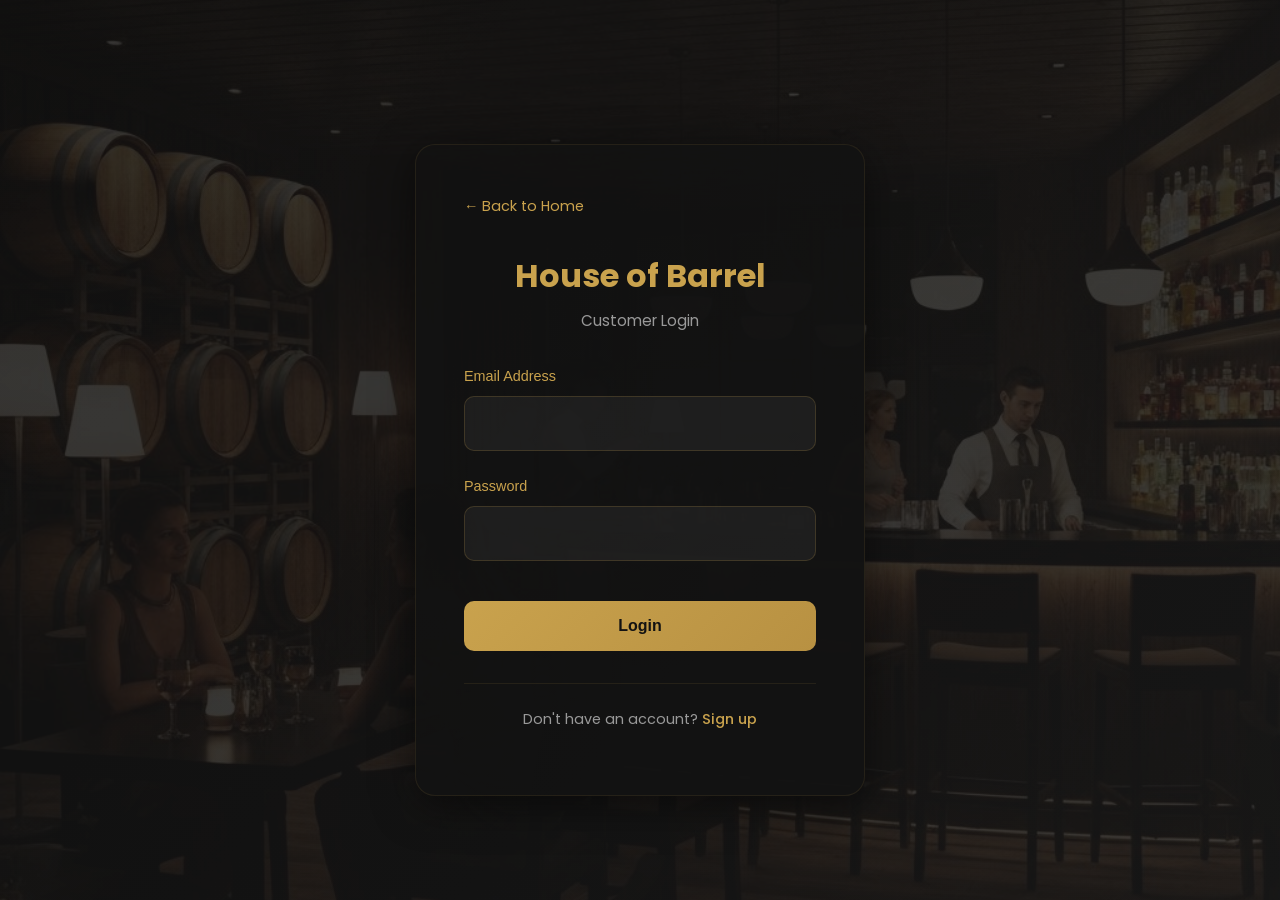
<file: house-of-barrel-dashboard/login.html>
<!DOCTYPE html>
<html lang="en">
<head>
    <meta charset="UTF-8">
    <meta name="viewport" content="width=device-width, initial-scale=1.0">
    <title>Customer Login - House of Barrel</title>
    <link rel="stylesheet" href="styles.css">
    <link href="https://fonts.googleapis.com/css2?family=Poppins:wght@300;400;600;700&family=Roboto:wght@300;400;500&display=swap" rel="stylesheet">
    <style>
        .login-page {
            min-height: 100vh;
            display: flex;
            align-items: center;
            justify-content: center;
            background: linear-gradient(135deg, #121212 0%, #1a1a1a 100%);
            position: relative;
            overflow: hidden;
        }

        .login-page::before {
            content: '';
            position: absolute;
            top: 0;
            left: 0;
            right: 0;
            bottom: 0;
            background: url('public/bar-background.jpg') center/cover;
            opacity: 0.15;
            z-index: 0;
        }

        .login-container {
            position: relative;
            z-index: 1;
            background: rgba(18, 18, 18, 0.95);
            padding: 3rem;
            border-radius: 20px;
            box-shadow: 0 10px 40px rgba(0, 0, 0, 0.5);
            width: 100%;
            max-width: 450px;
            border: 1px solid rgba(201, 162, 77, 0.1);
        }

        .login-header {
            text-align: center;
            margin-bottom: 2rem;
        }

        .login-logo {
            font-family: 'Poppins', sans-serif;
            font-size: 2rem;
            font-weight: 700;
            color: #C9A24D;
            margin-bottom: 0.5rem;
        }

        .login-subtitle {
            color: #999;
            font-size: 0.95rem;
        }

        .form-group {
            margin-bottom: 1.5rem;
        }

        .form-group label {
            display: block;
            margin-bottom: 0.5rem;
            color: #C9A24D;
            font-weight: 500;
            font-size: 0.9rem;
        }

        .form-group input {
            width: 100%;
            padding: 0.875rem 1rem;
            background: rgba(255, 255, 255, 0.05);
            border: 1px solid rgba(201, 162, 77, 0.2);
            border-radius: 10px;
            color: #fff;
            font-size: 1rem;
            transition: all 0.3s ease;
        }

        .form-group input:focus {
            outline: none;
            border-color: #C9A24D;
            background: rgba(255, 255, 255, 0.08);
        }

        .login-btn {
            width: 100%;
            padding: 1rem;
            background: linear-gradient(135deg, #C9A24D 0%, #B89142 100%);
            color: #121212;
            border: none;
            border-radius: 10px;
            font-size: 1rem;
            font-weight: 600;
            cursor: pointer;
            transition: all 0.3s ease;
            margin-top: 1rem;
        }

        .login-btn:hover {
            transform: translateY(-2px);
            box-shadow: 0 8px 20px rgba(201, 162, 77, 0.3);
        }

        .login-footer {
            text-align: center;
            margin-top: 2rem;
            padding-top: 1.5rem;
            border-top: 1px solid rgba(201, 162, 77, 0.1);
        }

        .login-footer p {
            color: #999;
            font-size: 0.9rem;
            margin-bottom: 1rem;
        }

        .login-footer a {
            color: #C9A24D;
            text-decoration: none;
            font-weight: 500;
            transition: color 0.3s ease;
        }

        .login-footer a:hover {
            color: #B89142;
        }

        .back-link {
            display: inline-block;
            margin-bottom: 2rem;
            color: #C9A24D;
            text-decoration: none;
            font-size: 0.9rem;
            transition: color 0.3s ease;
        }

        .back-link:hover {
            color: #B89142;
        }

        .error-message {
            background: rgba(239, 68, 68, 0.1);
            border: 1px solid rgba(239, 68, 68, 0.3);
            color: #EF4444;
            padding: 0.75rem 1rem;
            border-radius: 10px;
            margin-bottom: 1rem;
            font-size: 0.9rem;
            display: none;
        }

        .error-message.show {
            display: block;
        }
    </style>
</head>
<body>
    <div class="login-page">
        <div class="login-container">
            <a href="./index.html" class="back-link">← Back to Home</a>
            
            <div class="login-header">
                <h1 class="login-logo">House of Barrel</h1>
                <p class="login-subtitle">Customer Login</p>
            </div>

            <div id="errorMessage" class="error-message"></div>

           <form id="customerLoginForm">
    <div class="form-group">
        <label for="email">Email Address</label>
        <input type="email" id="email" name="email" required>
    </div>

    <div class="form-group">
        <label for="password">Password</label>
        <input type="password" id="password" name="password" required>
    </div>

<button type="submit" class="login-btn">Login</button>
</form>

<div class="login-footer">
    <p>Don't have an account? 
       <a href="register.html">Sign up</a>
    </p>
</div>

</div>

            </form>
        </div>
    </div>

<script>
document.getElementById('customerLoginForm').addEventListener('submit', async function(e) {
    e.preventDefault();

    const email = document.getElementById('email').value;
    const password = document.getElementById('password').value;
    const errorMessage = document.getElementById('errorMessage');

    errorMessage.classList.remove('show');

    try {
        const response = await fetch("http://127.0.0.1:8000/api/login", {
            method: "POST",
            headers: {
                "Content-Type": "application/json"
            },
            body: JSON.stringify({ email, password })
        });

        const data = await response.json();

        if (!response.ok) {
            errorMessage.textContent = data.detail || "Invalid email or password";
            errorMessage.classList.add('show');
            return;
        }

        localStorage.setItem("access_token", data.access_token);

        const role = (data.role || "").toLowerCase().trim();
        localStorage.setItem("role", role);

        if (role === "admin") {
            window.location.href = "admin.html";
        } else {
            window.location.href = "index.html";
        }

    } catch (err) {
        errorMessage.textContent = "Server error. Please try again.";
        errorMessage.classList.add('show');
    }
});
</script>
<script src="auth.js"></script>
</body>
</html>
</file>
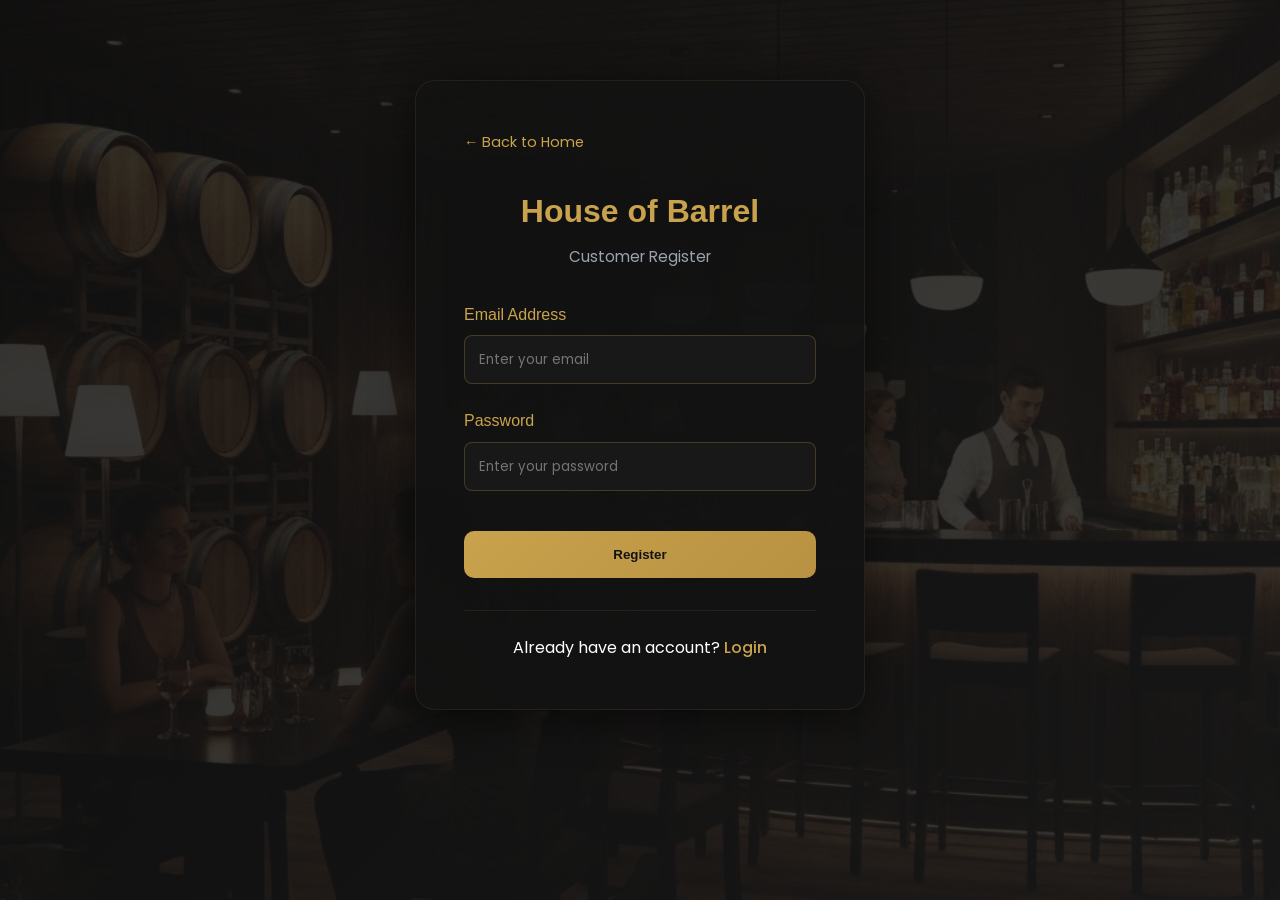
<file: house-of-barrel-dashboard/register.html>
<!DOCTYPE html>
<html lang="en">
<head>
    <meta charset="UTF-8">
    <title>Customer Register - House of Barrel</title>
    <link rel="stylesheet" href="styles.css">
    <link href="https://fonts.googleapis.com/css2?family=Poppins:wght@300;400;600;700&family=Roboto:wght@300;400;500&display=swap" rel="stylesheet">
</head>

<body>
    <div class="login-page">
        <div class="login-container">

            <a href="index.html" class="back-link">← Back to Home</a>

            <div class="login-header">
                <h1 class="login-logo">House of Barrel</h1>
                <p class="login-subtitle">Customer Register</p>
            </div>

            <div id="errorMessage" class="error-message"></div>

            <form id="customerRegisterForm">

                <div class="form-group">
                    <label for="email">Email Address</label>
                    <input 
                        type="email" 
                        id="email" 
                        placeholder="Enter your email" 
                        required
                    >
                </div>

                <div class="form-group">
                    <label for="password">Password</label>
                    <input 
                        type="password" 
                        id="password" 
                        placeholder="Enter your password" 
                        required
                    >
                </div>

                <button type="submit" class="login-btn">
                    Register
                </button>

            </form>

            <div class="login-footer">
                <p>
                    Already have an account? 
                    <a href="login.html">Login</a>
                </p>
            </div>

        </div>
    </div>

<script>
document.getElementById('customerRegisterForm').addEventListener('submit', async function(e) {
    e.preventDefault();

    const email = document.getElementById('email').value;
    const password = document.getElementById('password').value;
    const errorMessage = document.getElementById('errorMessage');

    errorMessage.classList.remove('show');

  try {
    const response = await fetch("http://127.0.0.1:8000/api/register", {
        method: "POST",
        headers: {
            "Content-Type": "application/json"
        },
        body: JSON.stringify({ email, password })
    });

    let data = {};
    try {
        data = await response.json();
    } catch {
        data = {};
    }

    // Clear previous state
    errorMessage.classList.remove("show", "success");
    errorMessage.textContent = "";

    if (!response.ok) {
        // If user already exists
        if (data.detail && data.detail.toLowerCase().includes("exist")) {
            errorMessage.textContent = "An account with this email already exists. Please login.";
        } else {
            errorMessage.textContent = data.detail || "Registration failed. Please try again.";
        }

        errorMessage.classList.add("show");
        return;
    }

    // ✅ Success message
    errorMessage.textContent = "Registration successful! Redirecting to login...";
    errorMessage.classList.add("show", "success");

    setTimeout(() => {
        window.location.href = "login.html";
    }, 1800);

} catch (err) {
    console.error(err);
    errorMessage.classList.remove("success");
    errorMessage.textContent = "Unable to connect to server. Please try again later.";
    errorMessage.classList.add("show");
}



});
</script>

</body>
</html>
</file>
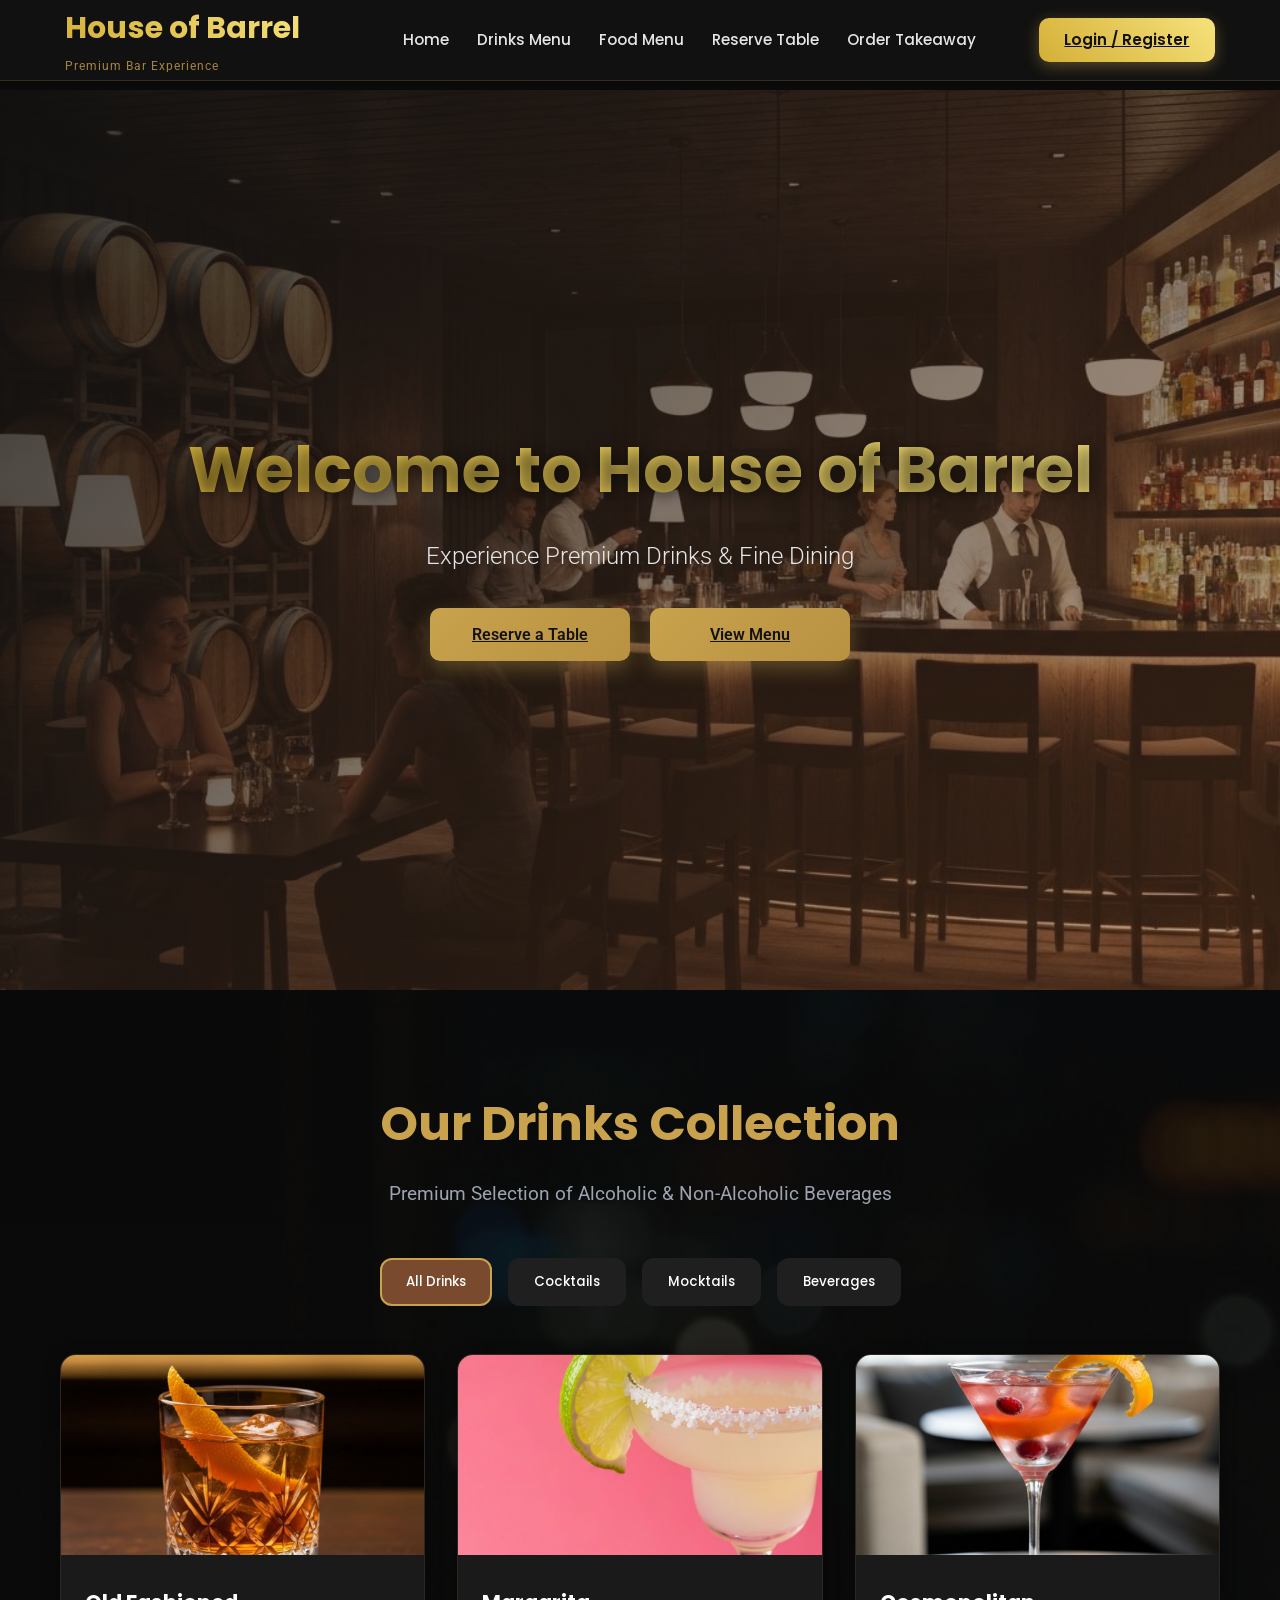
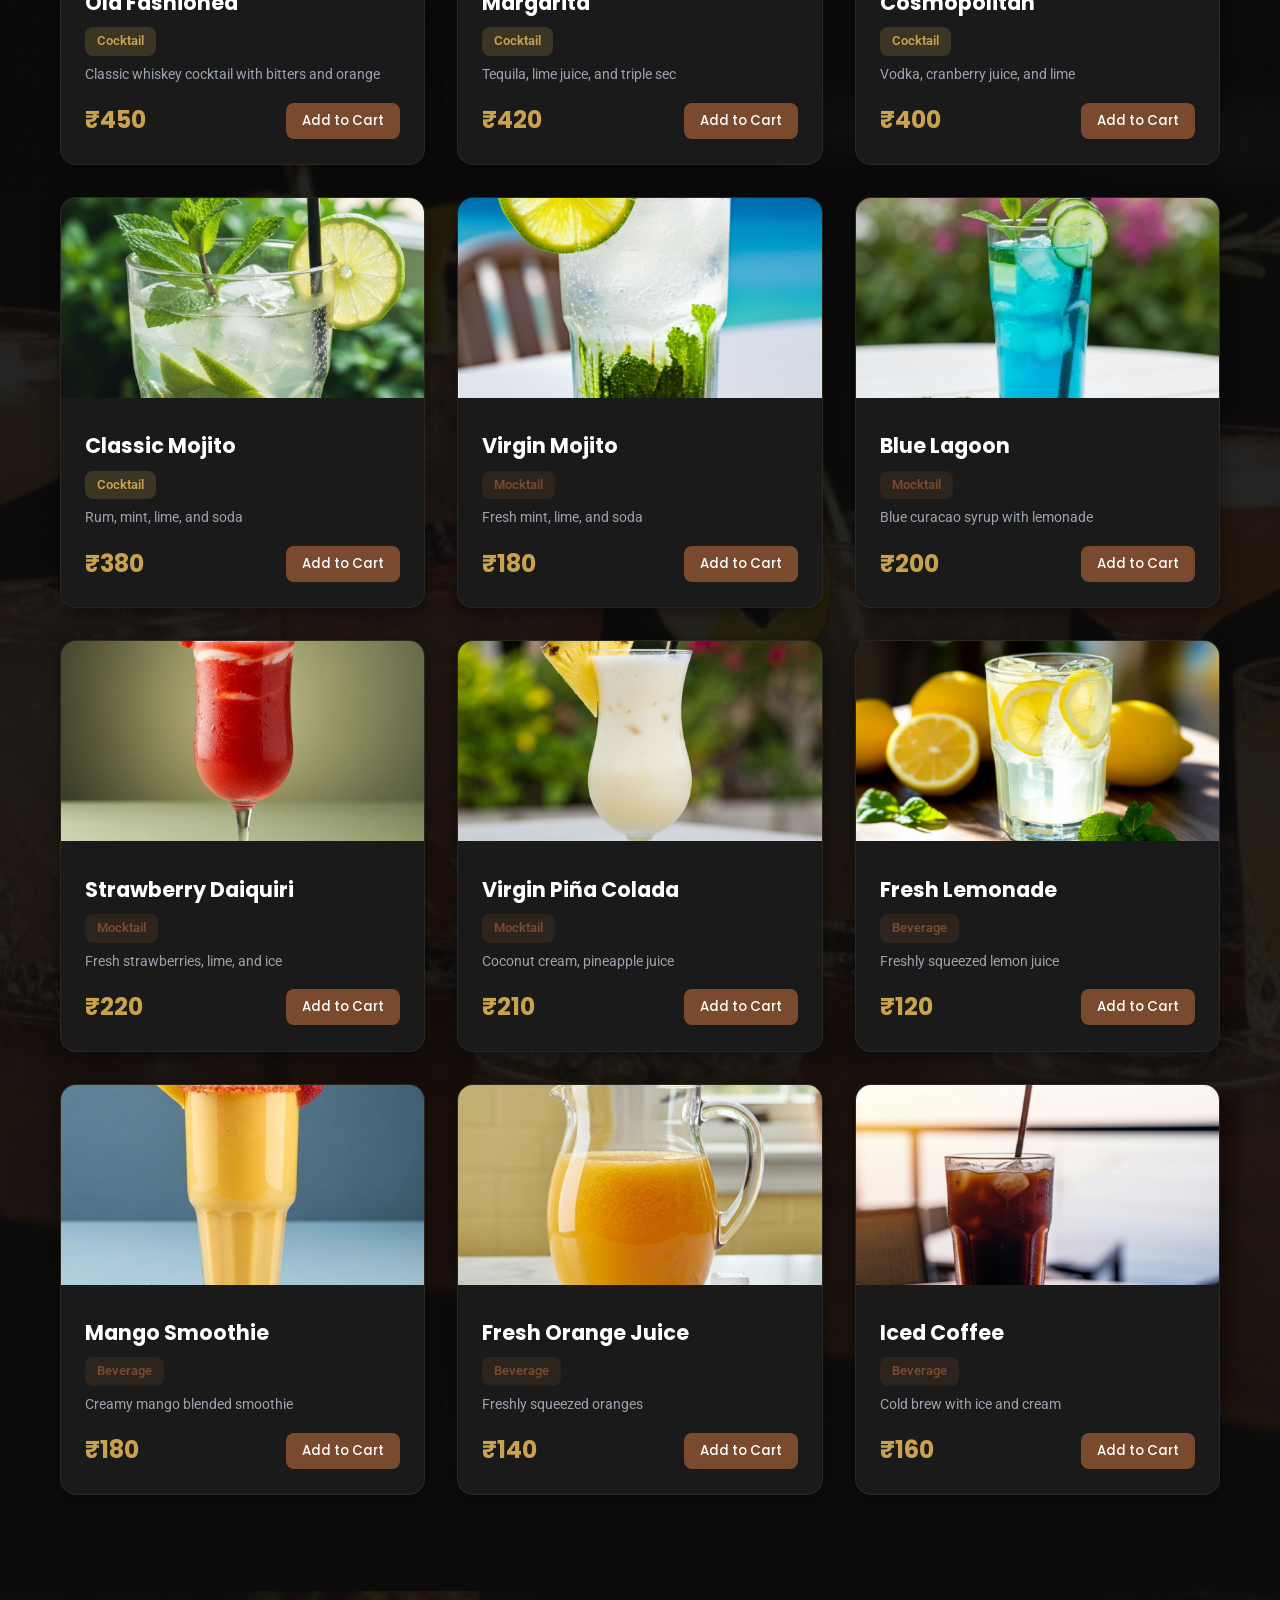
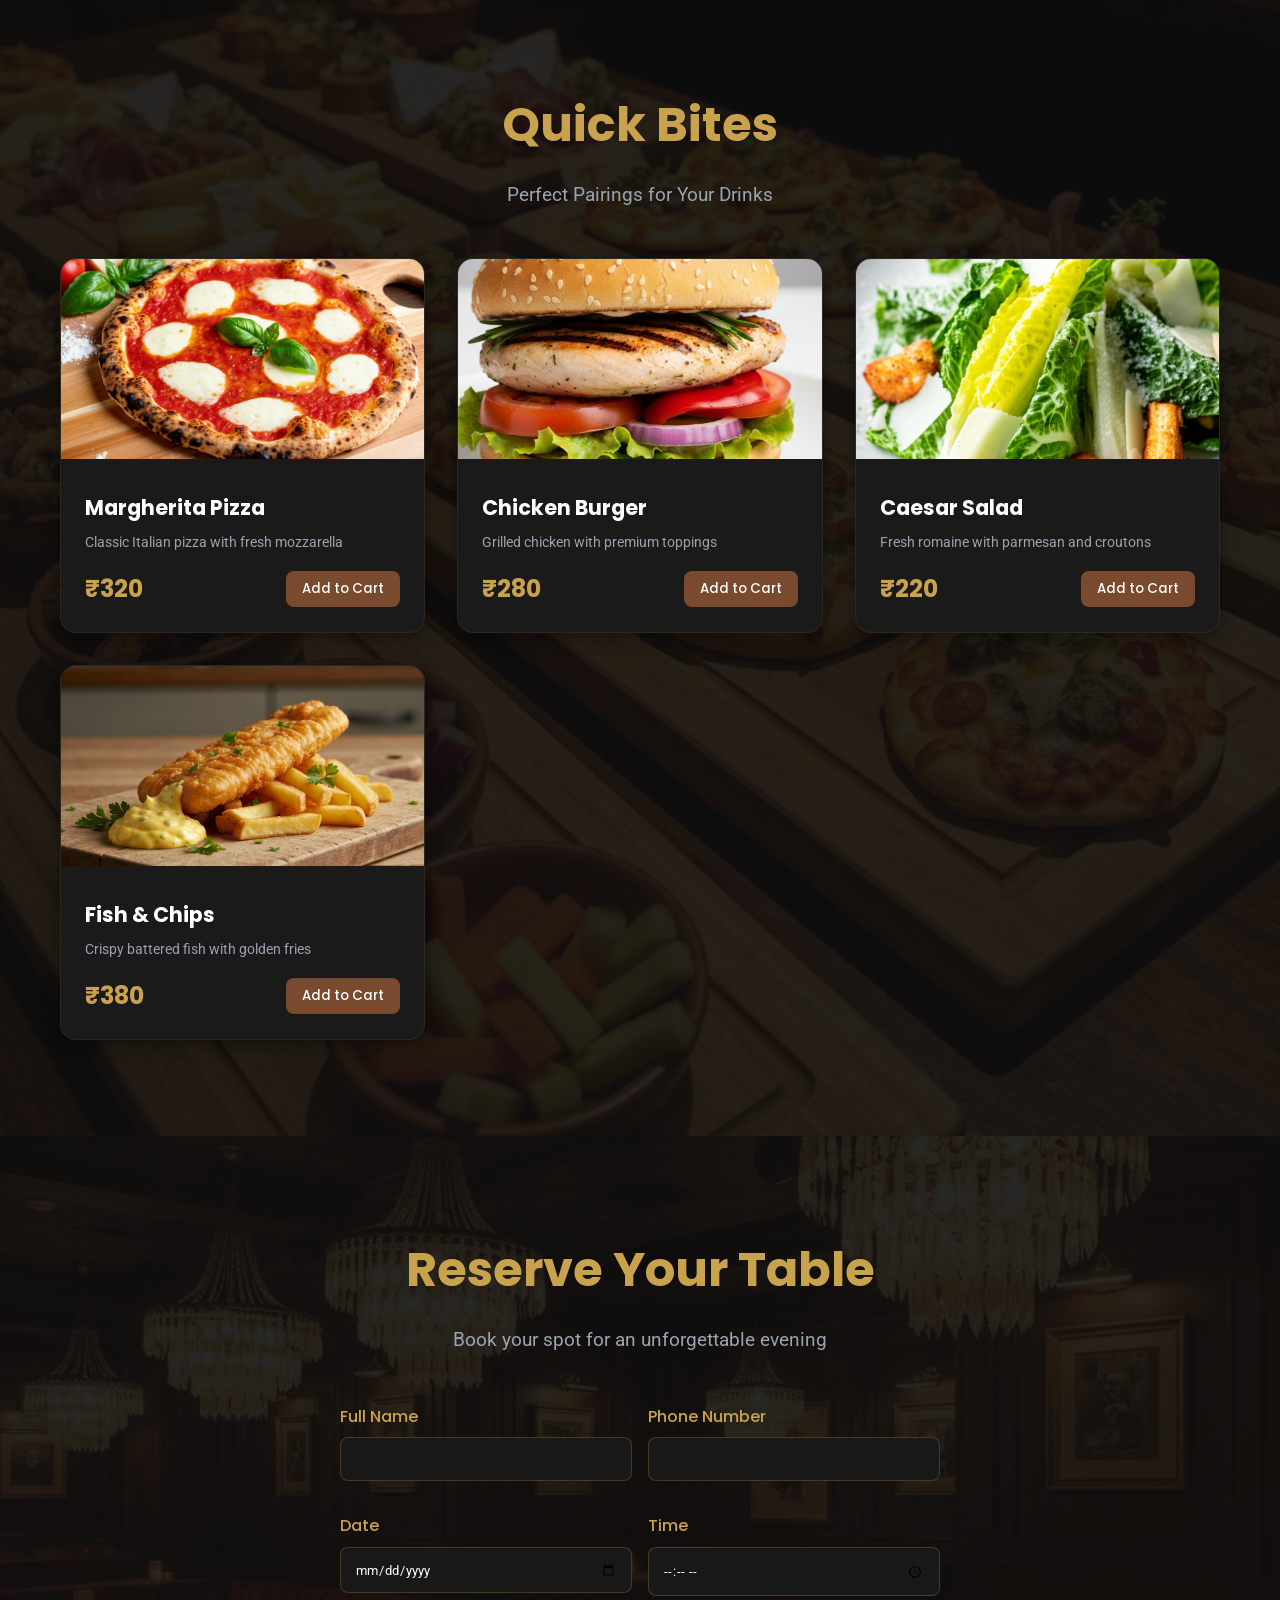
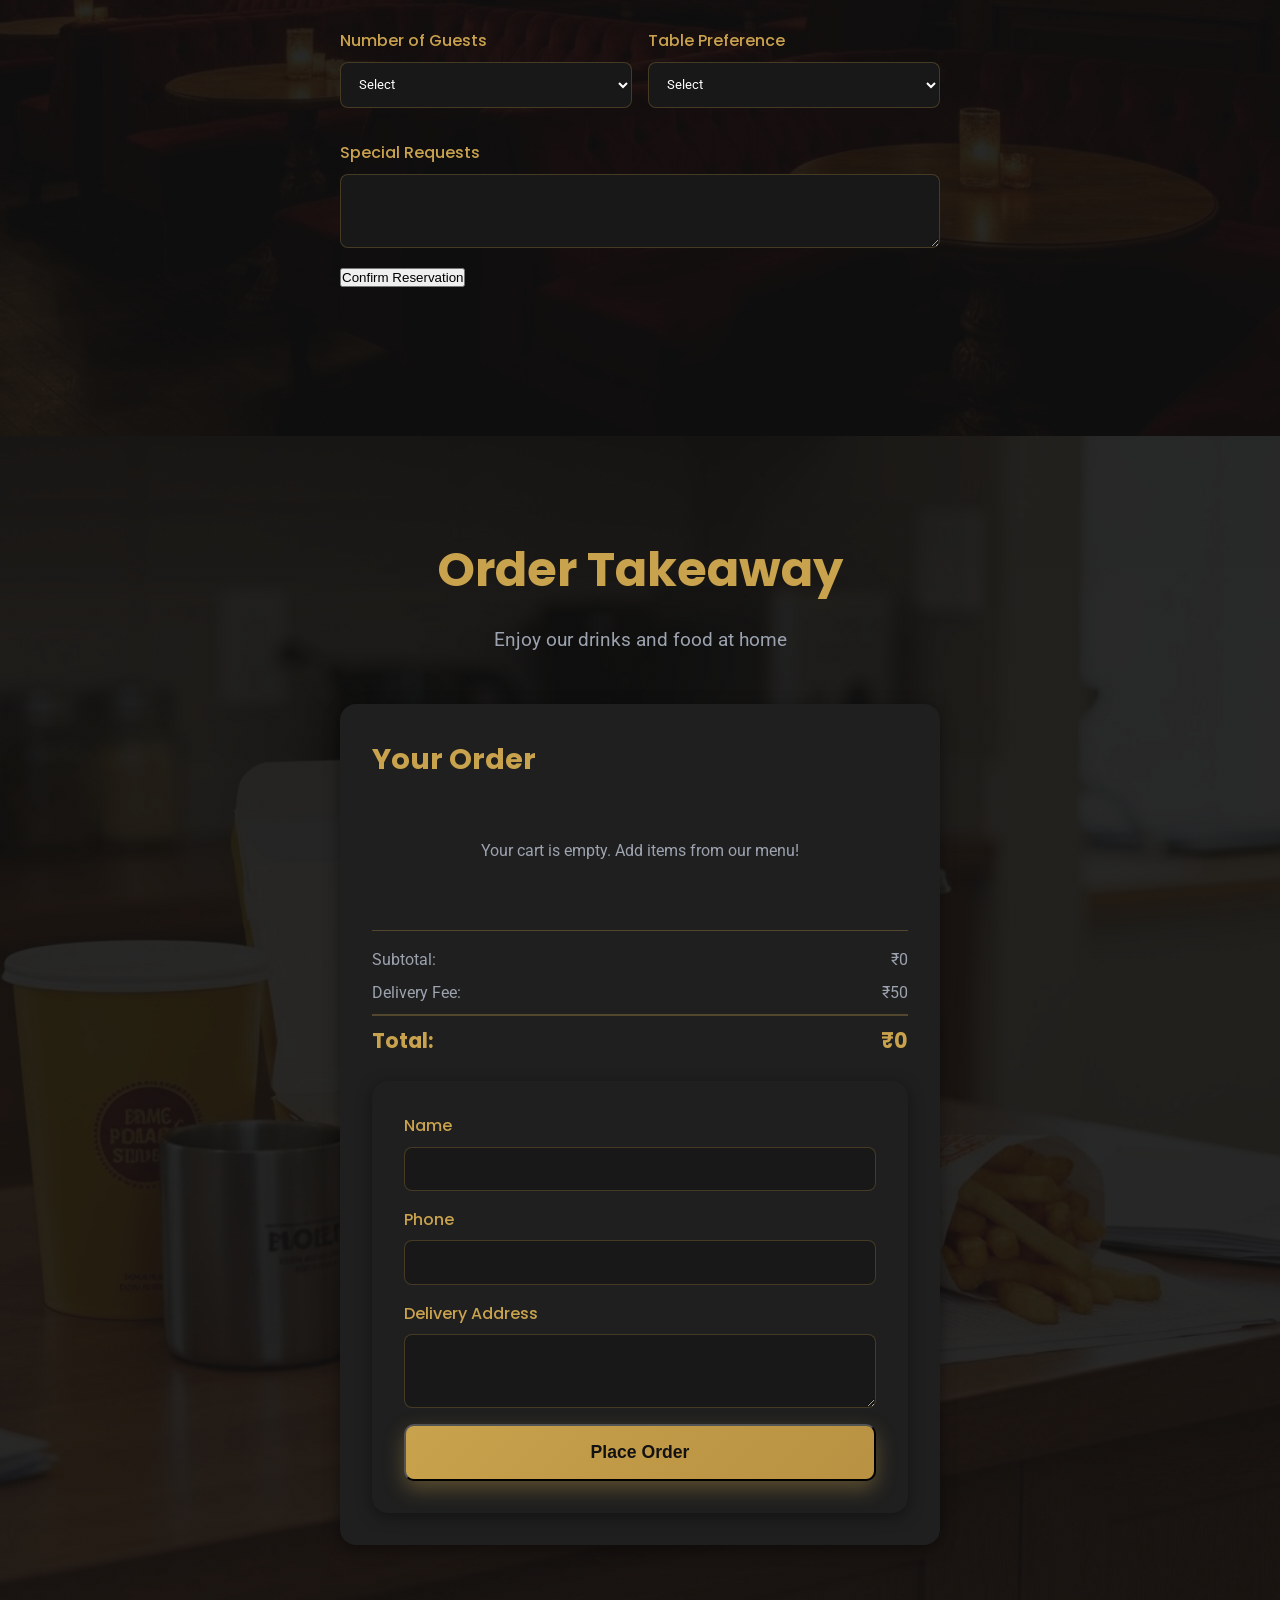
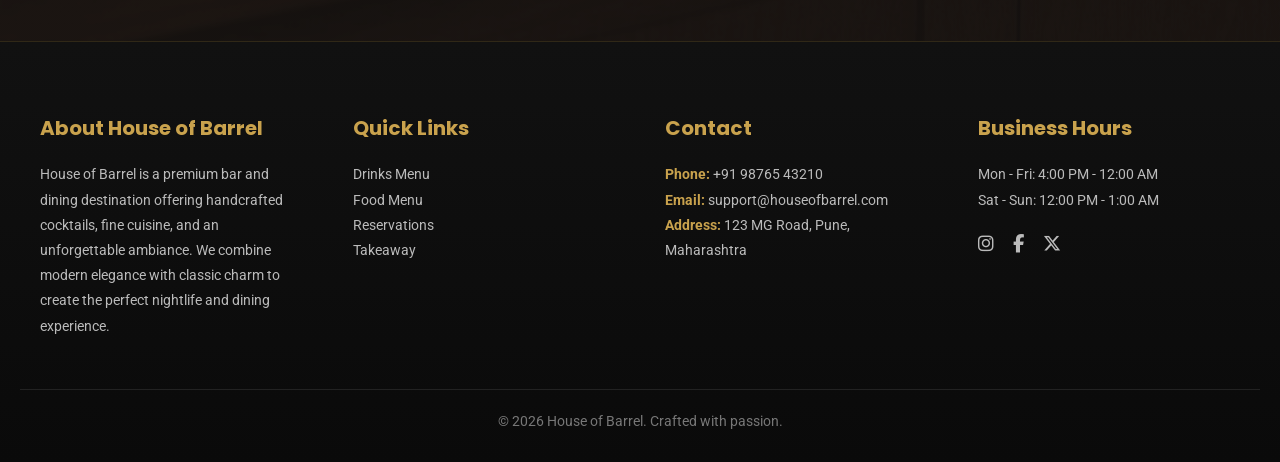
<file: house-of-barrel-dashboard-python/static/admin.html>
<!DOCTYPE html>
<html lang="en">
<head>
    <meta charset="UTF-8">
    <meta name="viewport" content="width=device-width, initial-scale=1.0">
    <title>Admin Dashboard - House of Barrel</title>
    <link rel="stylesheet" href="admin-styles.css">
    <link href="https://fonts.googleapis.com/css2?family=Poppins:wght@300;400;600;700&family=Roboto:wght@300;400;500&display=swap" rel="stylesheet">
</head>
<body>
    <script>
  const role = localStorage.getItem("role");

  if (role !== "admin") {
    window.location.href = "index.html";
  }
</script>
    <div class="admin-container">
        <!-- Sidebar -->
        <aside class="sidebar">
            <div class="logo-section">
                <h2>House of Barrel</h2>
                <p>Admin Panel</p>
            </div>
            <nav class="sidebar-nav">
                <a href="#dashboard" class="nav-item active">
                    <span class="icon">📊</span>
                    <span>Dashboard</span>
                </a>
                <a href="#reservations" class="nav-item">
                    <span class="icon">📅</span>
                    <span>Reservations</span>
                </a>
                <a href="#orders" class="nav-item">
                    <span class="icon">🛍️</span>
                    <span>Takeaway Orders</span>
                </a>
                <a href="#menu" class="nav-item">
                    <span class="icon">🍸</span>
                    <span>Menu Management</span>
                </a>
                
                <a href="#reports" class="nav-item">
                    <span class="icon">📈</span>
                    <span>Reports</span>
                </a>
                <!-- Updated back link to use proper logout -->
                <a href="#" onclick="adminLogout()" class="nav-item">
                    <span class="icon">🚪</span>
                    <span>Logout</span>
                </a>
            </nav>
        </aside>

        <!-- Main Content -->
        <main class="main-content">
            <header class="admin-header">
                <h1>Admin Dashboard</h1>
                <div class="header-actions">
                    <!-- Display logged in admin email -->
                    <span class="admin-user" id="adminUserDisplay">Admin User</span>
                    <button class="logout-btn" onclick="adminLogout()">Logout</button>
                </div>
            </header>

            <!-- Dashboard Section -->
            <section id="dashboard" class="admin-section active">
                <h2 class="section-heading">Overview</h2>
                
                <div class="stats-grid">
                    <div class="stat-card">
                        <div class="stat-icon">📅</div>
                        <div class="stat-info">
                            <h3>Today's Reservations</h3>
                            <p class="stat-number">24</p>
                            <span class="stat-change positive">+12%</span>
                        </div>
                    </div>
                    <div class="stat-card">
                        <div class="stat-icon">🛍️</div>
                        <div class="stat-info">
                            <h3>Takeaway Orders</h3>
                            <p class="stat-number">18</p>
                            <span class="stat-change positive">+8%</span>
                        </div>
                    </div>
                    <div class="stat-card">
                        <div class="stat-icon">💰</div>
                        <div class="stat-info">
                            <h3>Today's Revenue</h3>
                            <p class="stat-number">₹45,620</p>
                            <span class="stat-change positive">+15%</span>
                        </div>
                    </div>
                    <div class="stat-card">
                        <div class="stat-icon">⭐</div>
                        <div class="stat-info">
                            <h3>Average Rating</h3>
                            <p class="stat-number">4.8</p>
                            <span class="stat-change positive">+0.2</span>
                        </div>
                    </div>
                </div>
            </section>
            
        


            <!-- Reservations Section -->
            <section id="reservations" class="admin-section">
                <h2 class="section-heading">Table Reservations</h2>
                
                <div class="table-container">
                    <table class="data-table">
                        <thead>
                            <tr>
                                <th>ID</th>
                                <th>Customer Name</th>
                                <th>Phone</th>
                                <th>Date</th>
                                <th>Time</th>
                                <th>Guests</th>
                                <th>Table Type</th>
                                <th>Status</th>
                                <th>Actions</th>
                            </tr>
                        </thead>
                            <tbody id="reservationTableBody">
                        </tbody>

                    </table>
                </div>
            </section>

           <!-- Orders Section -->
<section id="orders" class="admin-section">
    <h2 class="section-heading">Takeaway Orders</h2>
    
    <div class="table-container">
        <table class="data-table">
            <thead>
                <tr>
                    <th>Order ID</th>
                    <th>Customer</th>
                    <th>Phone</th>
                    <th>Items</th>
                    <th>Total</th>
                    <th>Address</th>
                    <th>Status</th>
                </tr>
            </thead>

            <tbody id="orders-table-body">
            </tbody>
        </table>
    </div>
</section>

            <!-- Menu Management Section -->
            <section id="menu" class="admin-section">
                <h2 class="section-heading">Menu Management</h2>
                
                
                <div class="menu-grid">
                    <div class="menu-card" data-id="1">
                        <img src="public/old-fashioned-cocktail.jpg" alt="Old Fashioned">
                        <div class="menu-card-content">
                            <div class="menu-header">
                                <div>
                                    <h3>Old Fashioned</h3>
                                    <p class="menu-category">Cocktail</p>
                                </div>
                                <label class="toggle-switch">
                                    <input type="checkbox" checked class="availability-toggle">
                                    <span class="toggle-slider"></span>
                                </label>
                            </div>
                            <p class="menu-price">₹450</p>
                            <p class="availability-status available">Available</p>
                            <div class="menu-actions">
                                <button class="action-btn edit">Edit</button>
                                <button class="action-btn delete">Delete</button>
                            </div>
                        </div>
                    </div>
                    <div class="menu-card" data-id="2">
                        <img src="public/virgin-mojito.png" alt="Virgin Mojito">
                        <div class="menu-card-content">
                            <div class="menu-header">
                                <div>
                                    <h3>Virgin Mojito</h3>
                                    <p class="menu-category">Mocktail</p>
                                </div>
                                <label class="toggle-switch">
                                    <input type="checkbox" checked class="availability-toggle">
                                    <span class="toggle-slider"></span>
                                </label>
                            </div>
                            <p class="menu-price">₹180</p>
                            <p class="availability-status available">Available</p>
                            <div class="menu-actions">
                                <button class="action-btn edit">Edit</button>
                                <button class="action-btn delete">Delete</button>
                            </div>
                        </div>
                    </div>
                    <div class="menu-card" data-id="3">
                        <img src="public/fresh-lemonade.png" alt="Fresh Lemonade">
                        <div class="menu-card-content">
                            <div class="menu-header">
                                <div>
                                    <h3>Fresh Lemonade</h3>
                                    <p class="menu-category">Beverage</p>
                                </div>
                                <label class="toggle-switch">
                                    <input type="checkbox" checked class="availability-toggle">
                                    <span class="toggle-slider"></span>
                                </label>
                            </div>
                            <p class="menu-price">₹120</p>
                            <p class="availability-status available">Available</p>
                            <div class="menu-actions">
                                <button class="action-btn edit">Edit</button>
                                <button class="action-btn delete">Delete</button>
                            </div>
                        </div>
                    </div>
                    <div class="menu-card" data-id="4">
                        <img src="public/margarita-cocktail.jpg" alt="Margarita">
                        <div class="menu-card-content">
                            <div class="menu-header">
                                <div>
                                    <h3>Margarita</h3>
                                    <p class="menu-category">Cocktail</p>
                                </div>
                                <label class="toggle-switch">
                                    <input type="checkbox" checked class="availability-toggle">
                                    <span class="toggle-slider"></span>
                                </label>
                            </div>
                            <p class="menu-price">₹420</p>
                            <p class="availability-status available">Available</p>
                            <div class="menu-actions">
                                <button class="action-btn edit">Edit</button>
                                <button class="action-btn delete">Delete</button>
                            </div>
                        </div>
                    </div>
                    <div class="menu-card" data-id="5">
                        <img src="public/mojito-cocktail.jpg" alt="Mojito">
                        <div class="menu-card-content">
                            <div class="menu-header">
                                <div>
                                    <h3>Classic Mojito</h3>
                                    <p class="menu-category">Cocktail</p>
                                </div>
                                <label class="toggle-switch">
                                    <input type="checkbox" checked class="availability-toggle">
                                    <span class="toggle-slider"></span>
                                </label>
                            </div>
                            <p class="menu-price">₹380</p>
                            <p class="availability-status available">Available</p>
                            <div class="menu-actions">
                                <button class="action-btn edit">Edit</button>
                                <button class="action-btn delete">Delete</button>
                            </div>
                        </div>
                    </div>
                    <div class="menu-card" data-id="6">
                        <img src="public/cosmopolitan-cocktail.jpg" alt="Cosmopolitan">
                        <div class="menu-card-content">
                            <div class="menu-header">
                                <div>
                                    <h3>Cosmopolitan</h3>
                                    <p class="menu-category">Cocktail</p>
                                </div>
                                <label class="toggle-switch">
                                    <input type="checkbox" checked class="availability-toggle">
                                    <span class="toggle-slider"></span>
                                </label>
                            </div>
                            <p class="menu-price">₹440</p>
                            <p class="availability-status available">Available</p>
                            <div class="menu-actions">
                                <button class="action-btn edit">Edit</button>
                                <button class="action-btn delete">Delete</button>
                            </div>
                        </div>
                    </div>
                    <div class="menu-card" data-id="7">
                    <img src="public/blue-lagoon-mocktail.jpg" alt="Blue Lagoon">
                        <div class="menu-card-content">
                            <div class="menu-header">
                                <div>
                                    <h3>Blue Lagoon</h3>
                                    <p class="menu-category">Mocktail</p>
                                </div>
                                <label class="toggle-switch">
                                    <input type="checkbox" checked class="availability-toggle">
                                    <span class="toggle-slider"></span>
                                </label>
                            </div>
                            <p class="menu-price">₹200</p>
                            <p class="availability-status available">Available</p>
                            <div class="menu-actions">
                                <button class="action-btn edit">Edit</button>
                                <button class="action-btn delete">Delete</button>
                            </div>
                        </div>
                </div>
                    <div class="menu-card" data-id="8">
                    <img src="public/strawberry-daiquiri.jpg" alt="Strawberry Daiquiri">
                        <div class="menu-card-content">
                            <div class="menu-header">
                                <div>
                                    <h3>Strawberry Daiquiri</h3>
                                    <p class="menu-category">Mocktail</p>
                                </div>
                                <label class="toggle-switch">
                                    <input type="checkbox" checked class="availability-toggle">
                                    <span class="toggle-slider"></span>
                                </label>
                            </div>
                            <p class="menu-price">₹220</p>
                            <p class="availability-status available">Available</p>
                            <div class="menu-actions">
                                <button class="action-btn edit">Edit</button>
                                <button class="action-btn delete">Delete</button>
                            </div>
                        </div>
                </div>
                
                <div class="menu-card" data-id="9">
                    <img src="public/pina-colada-mocktail.jpg" alt="Virgin Pina Colada">
                        <div class="menu-card-content">
                            <div class="menu-header">
                                <div>
                                    <h3>Virgin Pina Colada </h3>
                                    <p class="menu-category">Mocktail</p>
                                </div>
                                <label class="toggle-switch">
                                    <input type="checkbox" checked class="availability-toggle">
                                    <span class="toggle-slider"></span>
                                </label>
                            </div>
                            <p class="menu-price">₹210</p>
                            <p class="availability-status available">Available</p>
                            <div class="menu-actions">
                                <button class="action-btn edit">Edit</button>
                                <button class="action-btn delete">Delete</button>
                            </div>
                        </div>
                </div>
                 <div class="menu-card" data-id="10">
    <img src="public/mango-smoothie.jpg" alt="Mango Smoothie">
    <div class="menu-card-content">
        <div class="menu-header">
            <div>
                <h3>Mango Smoothie</h3>
                <p class="menu-category">Beverage</p>
            </div>
            <label class="toggle-switch">
                <input type="checkbox" checked class="availability-toggle">
                <span class="toggle-slider"></span>
            </label>
        </div>
        <p class="menu-price">₹180</p>
        <p class="availability-status available">Available</p>
        <div class="menu-actions">
            <button class="action-btn edit">Edit</button>
            <button class="action-btn delete">Delete</button>
        </div>
    </div>
</div>
                 <div class="menu-card" data-id="11">
                    <img src="public/fresh-orange-juice-in-glass-pitcher.jpg" alt="Orange Juice">
                        <div class="menu-card-content">
                            <div class="menu-header">
                                <div>
                                    <h3>Orange Juice</h3>
                                    <p class="menu-category">Mocktail</p>
                                </div>
                                <label class="toggle-switch">
                                    <input type="checkbox" checked class="availability-toggle">
                                    <span class="toggle-slider"></span>
                                </label>
                            </div>
                            <p class="menu-price">₹140</p>
                            <p class="availability-status available">Available</p>
                            <div class="menu-actions">
                                <button class="action-btn edit">Edit</button>
                                <button class="action-btn delete">Delete</button>
                            </div>
                        </div>
                </div>
                 <div class="menu-card" data-id="12">
                    <img src="public/iced-coffee-refreshment.png" alt="Iced Coffee">
                        <div class="menu-card-content">
                            <div class="menu-header">
                                <div>
                                    <h3>Iced Coffee</h3>
                                    <p class="menu-category">Mocktail</p>
                                </div>
                                <label class="toggle-switch">
                                    <input type="checkbox" checked class="availability-toggle">
                                    <span class="toggle-slider"></span>
                                </label>
                            </div>
                            <p class="menu-price">₹160</p>
                            <p class="availability-status available">Available</p>
                            <div class="menu-actions">
                                <button class="action-btn edit">Edit</button>
                                <button class="action-btn delete">Delete</button>
                            </div>
                        </div>
                </div>
                </div>
            </section>

            
            <!-- Reports Section -->
            <section id="reports" class="admin-section">
                <h2 class="section-heading">Sales Reports</h2>
                
                <div class="reports-grid">
                    <div class="report-card">
                        <h3>Weekly Sales</h3>
                        <canvas id="weeklyChart"></canvas>
                        <p class="report-total">Total: ₹2,45,600</p>
                    </div>
                    <div class="report-card">
                        <h3>Popular Items</h3>
                        <div class="popular-items">
                            <div class="popular-item">
                                <span>1. Old Fashioned</span>
                                <span class="item-count">145 orders</span>
                            </div>
                            <div class="popular-item">
                                <span>2. Virgin Mojito</span>
                                <span class="item-count">132 orders</span>
                            </div>
                            <div class="popular-item">
                                <span>3. Margarita</span>
                                <span class="item-count">98 orders</span>
                            </div>
                            <div class="popular-item">
                                <span>4. Fresh Lemonade</span>
                                <span class="item-count">87 orders</span>
                            </div>
                        </div>
                    </div>
                </div>
            </section>
        </main>
    </div>

    <!-- Added admin authentication script -->
    <script>
        // Display admin email
        const adminEmail = localStorage.getItem('userEmail');
        if (adminEmail) {
            document.getElementById('adminUserDisplay').textContent = adminEmail;
        }
        
        // Admin logout function
        function adminLogout() {
            const confirmLogout = confirm('Are you sure you want to logout from admin dashboard?');
            if (confirmLogout) {
                localStorage.removeItem('isLoggedIn');
                localStorage.removeItem('userRole');
                localStorage.removeItem('userEmail');
                window.location.href = 'admin-login.html';
            }
        }
    </script>
</script>
    <script src="admin-script.js"></script>

</body>
</html>
</file>
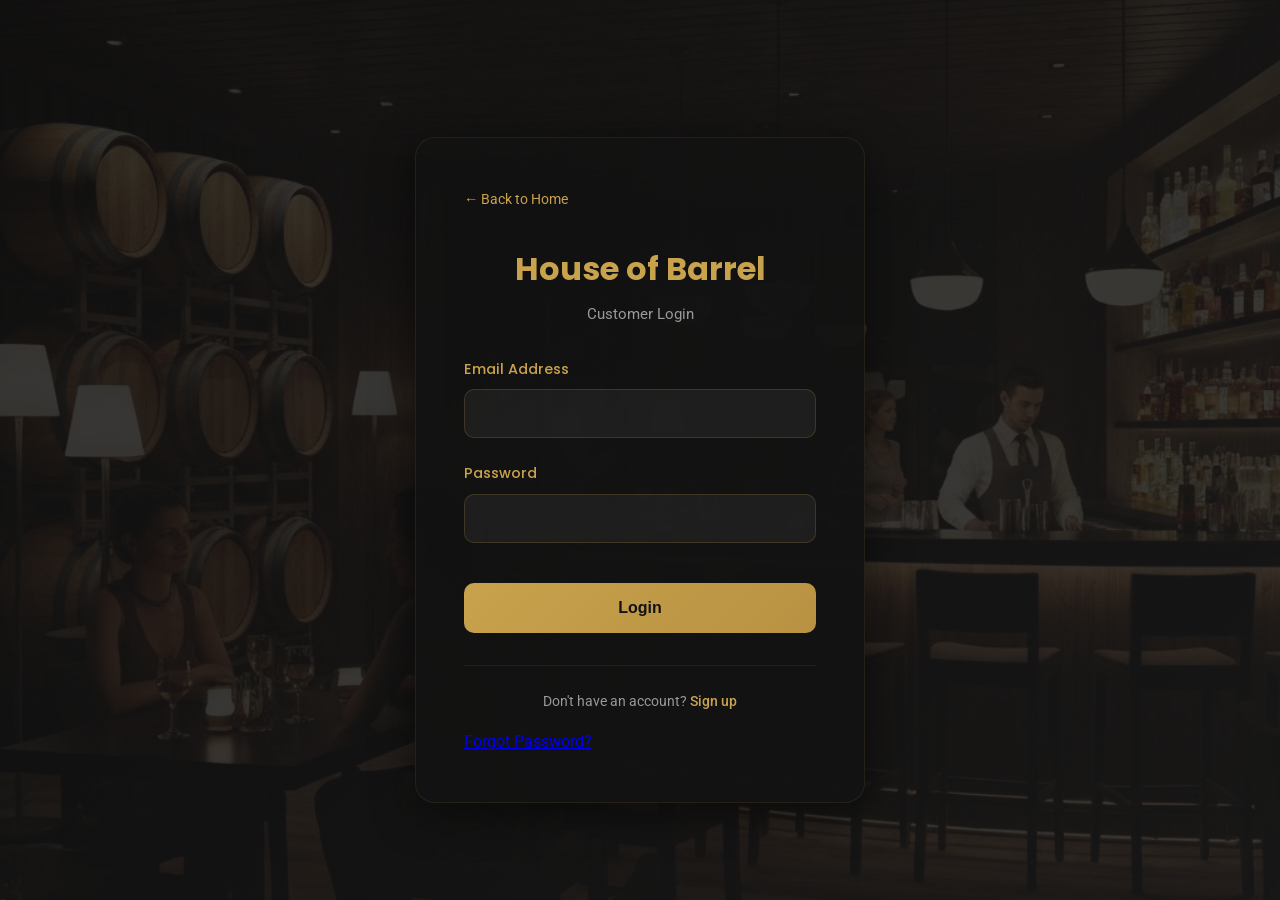
<file: house-of-barrel-dashboard-python/static/login.html>
<!DOCTYPE html>
<html lang="en">
<head>
    <meta charset="UTF-8">
    <meta name="viewport" content="width=device-width, initial-scale=1.0">
    <title>Customer Login - House of Barrel</title>
    <link rel="stylesheet" href="styles.css">
    <link href="https://fonts.googleapis.com/css2?family=Poppins:wght@300;400;600;700&family=Roboto:wght@300;400;500&display=swap" rel="stylesheet">
    <style>
        .login-page {
            min-height: 100vh;
            display: flex;
            align-items: center;
            justify-content: center;
            background: linear-gradient(135deg, #121212 0%, #1a1a1a 100%);
            position: relative;
            overflow: hidden;
        }

        .login-page::before {
            content: '';
            position: absolute;
            top: 0;
            left: 0;
            right: 0;
            bottom: 0;
            background: url('public/bar-background.jpg') center/cover;
            opacity: 0.15;
            z-index: 0;
        }

        .login-container {
            position: relative;
            z-index: 1;
            background: rgba(18, 18, 18, 0.95);
            padding: 3rem;
            border-radius: 20px;
            box-shadow: 0 10px 40px rgba(0, 0, 0, 0.5);
            width: 100%;
            max-width: 450px;
            border: 1px solid rgba(201, 162, 77, 0.1);
        }

        .login-header {
            text-align: center;
            margin-bottom: 2rem;
        }

        .login-logo {
            font-family: 'Poppins', sans-serif;
            font-size: 2rem;
            font-weight: 700;
            color: #C9A24D;
            margin-bottom: 0.5rem;
        }

        .login-subtitle {
            color: #999;
            font-size: 0.95rem;
        }

        .form-group {
            margin-bottom: 1.5rem;
        }

        .form-group label {
            display: block;
            margin-bottom: 0.5rem;
            color: #C9A24D;
            font-weight: 500;
            font-size: 0.9rem;
        }

        .form-group input {
            width: 100%;
            padding: 0.875rem 1rem;
            background: rgba(255, 255, 255, 0.05);
            border: 1px solid rgba(201, 162, 77, 0.2);
            border-radius: 10px;
            color: #fff;
            font-size: 1rem;
            transition: all 0.3s ease;
        }

        .form-group input:focus {
            outline: none;
            border-color: #C9A24D;
            background: rgba(255, 255, 255, 0.08);
        }

        .login-btn {
            width: 100%;
            padding: 1rem;
            background: linear-gradient(135deg, #C9A24D 0%, #B89142 100%);
            color: #121212;
            border: none;
            border-radius: 10px;
            font-size: 1rem;
            font-weight: 600;
            cursor: pointer;
            transition: all 0.3s ease;
            margin-top: 1rem;
        }

        .login-btn:hover {
            transform: translateY(-2px);
            box-shadow: 0 8px 20px rgba(201, 162, 77, 0.3);
        }

        .login-footer {
            text-align: center;
            margin-top: 2rem;
            padding-top: 1.5rem;
            border-top: 1px solid rgba(201, 162, 77, 0.1);
        }

        .login-footer p {
            color: #999;
            font-size: 0.9rem;
            margin-bottom: 1rem;
        }

        .login-footer a {
            color: #C9A24D;
            text-decoration: none;
            font-weight: 500;
            transition: color 0.3s ease;
        }

        .login-footer a:hover {
            color: #B89142;
        }

        .back-link {
            display: inline-block;
            margin-bottom: 2rem;
            color: #C9A24D;
            text-decoration: none;
            font-size: 0.9rem;
            transition: color 0.3s ease;
        }

        .back-link:hover {
            color: #B89142;
        }

        .error-message {
            background: rgba(239, 68, 68, 0.1);
            border: 1px solid rgba(239, 68, 68, 0.3);
            color: #EF4444;
            padding: 0.75rem 1rem;
            border-radius: 10px;
            margin-bottom: 1rem;
            font-size: 0.9rem;
            display: none;
        }

        .error-message.show {
            display: block;
        }
    </style>
</head>
<body>
    <div class="login-page">
        <div class="login-container">
            <a href="./index.html" class="back-link">← Back to Home</a>
            
            <div class="login-header">
                <h1 class="login-logo">House of Barrel</h1>
                <p class="login-subtitle">Customer Login</p>
            </div>

            <div id="errorMessage" class="error-message"></div>

           <form id="customerLoginForm">
    <div class="form-group">
        <label for="email">Email Address</label>
        <input type="email" id="email" name="email" required>
    </div>

    <div class="form-group">
        <label for="password">Password</label>
        <input type="password" id="password" name="password" required>
    </div>

<button type="submit" class="login-btn">Login</button>
</form>

<div class="login-footer">
    <p>Don't have an account? 
       <a href="register.html">Sign up</a>
    </p>
</div>

    <p><a href="#">Forgot Password?</a></p>
</div>

            </form>
        </div>
    </div>

<script>
document.getElementById('customerLoginForm').addEventListener('submit', async function(e) {
    e.preventDefault();

    const email = document.getElementById('email').value;
    const password = document.getElementById('password').value;
    const errorMessage = document.getElementById('errorMessage');

    errorMessage.classList.remove('show');

    try {
        const response = await fetch("http://127.0.0.1:8000/api/login", {
            method: "POST",
            headers: {
                "Content-Type": "application/json"
            },
            body: JSON.stringify({ email, password })
        });

        const data = await response.json();

        if (!response.ok) {
            errorMessage.textContent = data.detail || "Invalid email or password";
            errorMessage.classList.add('show');
            return;
        }

        localStorage.setItem("access_token", data.access_token);

        const role = (data.role || "").toLowerCase().trim();
        localStorage.setItem("role", role);

        if (role === "admin") {
            window.location.href = "admin.html";
        } else {
            window.location.href = "index.html";
        }

    } catch (err) {
        errorMessage.textContent = "Server error. Please try again.";
        errorMessage.classList.add('show');
    }
});
</script>
</body>
</html>
</file>
<file: house-of-barrel-dashboard/styles.css>
/* ===== GLOBAL RESET ===== */
html, body {
  overflow-x: hidden;
}

* {
  margin: 0;
  padding: 0;
  box-sizing: border-box;
}


:root {
  /* Primary Colors */
  --dark-charcoal: #121212;
  --barrel-brown: #7a4a2e;
  --gold-accent: #c9a24d;

  /* Secondary Colors */
  --white: #ffffff;
  --light-grey: #e5e5e5;
  --medium-grey: #9ca3af;
  --dark-grey: #1f1f1f;

  /* Fonts */
  --font-heading: "Playfair Display", sans-serif;
  --font-body: "Poppins", sans-serif;

  /* Shadows */
  --shadow-sm: 0 2px 8px rgba(0, 0, 0, 0.3);
  --shadow-md: 0 4px 16px rgba(0, 0, 0, 0.4);
  --shadow-lg: 0 8px 32px rgba(0, 0, 0, 0.5);

  /* Border Radius */
  --radius-sm: 8px;
  --radius-md: 12px;
  --radius-lg: 16px;
}

body {
  font-family: var(--font-body);
  background: linear-gradient(180deg, #0a0a0a 0%, #121212 100%);
  color: var(--white);
  line-height: 1.6;
  overflow-x: hidden;
}


.container {
  max-width: 1200px;
  margin: 0 auto;
  padding: 0 20px;
}

/* Navigation Bar */
.navbar {
  position: fixed;
  top: 0;
  left: 0;
  width: 100%;
  background: rgba(18, 18, 18, 0.95);
  backdrop-filter: blur(10px);
  z-index: 1000;
  padding: 10px 30px;
  border-bottom: none; 
  box-shadow: 
  0 6px 20px rgba(0, 0, 0, 0.6),
  0 1px 0 rgba(201, 162, 77, 0.15);
}

.nav-container {
  max-width: 1200px;
  margin: 0 auto;
  padding: 0 40px;
  height: 100px;

  display: flex;
  align-items: center;
  justify-content: flex-start;
}

.logo {
  display: flex;
  flex-direction: column;
  justify-content: center;
  gap: 4px;
  margin-right: 20px;
  flex-shrink: 0;
}

.logo h1 {
  font-family: var(--font-heading);
  font-size: 2.2rem;
  font-weight: 700;
  letter-spacing: 1px;
  background: linear-gradient(45deg, #d4af37, #f6e27a);
  -webkit-background-clip: text;
  -webkit-text-fill-color: transparent;
}


.logo p {
  font-size: 0.75rem;
  color: rgba(201, 162, 77, 0.8);
  letter-spacing: 1px;
}
.nav-menu {
  display: flex;
  align-items: center;
  gap: 25px;
  list-style: none;
  margin: 0 auto;
}


.nav-link {
  white-space: nowrap;
  font-family: var(--font-heading);
  font-size: 0.95rem;
  font-weight: 500;
  color: #e5e5e5;
  text-decoration: none;
  padding: 0.5rem 0;
  position: relative;
  transition: all 0.3s ease;
}


.nav-link::after {
  content: "";
  position: absolute;
  bottom: 0;
  left: 0;
  width: 0;
  height: 2px;
  background: var(--gold-accent);
  transition: width 0.3s ease;
}

.nav-link:hover {
  color: var(--gold-accent);
  text-shadow: 0 0 6px rgba(201, 162, 77, 0.4);
}

.nav-link.active::after {
  width: 100%;
}

/* Added nav-actions container for Contact and Login buttons */
.nav-actions {
  margin-left: 20px;
  display: flex;
  align-items: center;
  gap: 10px;
  flex-shrink: 0;
}



/* Styled the Contact button to match the design */
.btn-contact {
  font-family: var(--font-body);
  font-size: 0.95rem;
  font-weight: 600;
  color: var(--dark-charcoal);
  background: var(--gold-accent);
  text-decoration: none;
  padding: 0.6rem 1.5rem;
  border-radius: var(--radius-sm);
  transition: all 0.3s ease;
  display: inline-flex;
  align-items: center;
  gap: 0.5rem;
}

.btn-contact:hover {
  background: #d4b05e;
  transform: translateY(-2px);
  box-shadow: var(--shadow-sm);
}

/* Updated styles for login/register button in navbar */
.btn-login {
  font-family: var(--font-heading);
  font-size: 0.95rem;
  font-weight: 600;
  color: #121212;
  background: linear-gradient(45deg, #d4af37, #f6e27a);
  padding: 0.6rem 1.6rem;
  border-radius: 10px;
  transition: all 0.3s ease;
  box-shadow: 0 4px 12px rgba(201, 162, 77, 0.25);
}


.btn-login:hover {
  transform: translateY(-3px);
  box-shadow: 0 6px 25px rgba(201, 162, 77, 0.6);
}


.admin-link {
  color: var(--barrel-brown);
}

.mobile-menu-btn {
  display: none;
  background: none;
  border: none;
  color: var(--white);
  font-size: 1.5rem;
  cursor: pointer;
}

/* Hero Section */
.hero {
  position: relative;
  height: 100vh;
  display: flex;
  align-items: center;
  justify-content: center;
  background: url("public/bar-background.jpg") center / cover no-repeat;
  background-position: center, right;
  margin-top: 100px;
  filter: brightness(0.9);
  z-index: 1;
}

.hero-overlay {
  position: absolute;
  top: 0;
  left: 0;
  right: 0;
  bottom: 0;
  backdrop-filter: blur(2px);
  background: radial-gradient(circle at center, rgba(0,0,0,0.3) 0%, rgba(0,0,0,0.85) 100%),
  linear-gradient(135deg, rgba(18,18,18,0.7), rgba(122,74,46,0.3))
}

.hero-content {
  position: relative;
  z-index: 1;
  text-align: center;
  padding: 2rem;
}

.hero-title {
  font-family: var(--font-heading);
  font-size: 4rem;
  font-weight: 700;
  background: linear-gradient(45deg, #d4af37, #f6e27a);
  -webkit-background-clip: text;
  -webkit-text-fill-color: transparent;
  text-shadow: 2px 2px 15px rgba(0,0,0,0.6);
  margin-bottom: 1rem;
}

.hero-subtitle {
  font-size: 1.6rem;
  color: rgba(255, 255, 255, 0.85);
  font-weight: 300;
  letter-spacing: 1px;
  text-shadow: 0 2px 10px rgba(0, 0, 0, 0.5);
}

.hero-buttons {
  display: flex;
  gap: 20px;
  justify-content: center;
  align-items: center;
  flex-wrap: wrap;
}

.hero-buttons .btn {
  min-width: 180px;
}

/* Buttons */
/* ===== GLOBAL BUTTON EFFECT ===== */
.btn,
.btn-login,
.btn-contact,
.btn-add {
  transition: all 0.3s ease;
}

.btn:hover,
.btn-login:hover,
.btn-contact:hover,
.btn-add:hover {
  transform: translateY(-3px);
  box-shadow: 0 10px 25px rgba(201,162,77,0.25);
}

.btn-primary {
  background: linear-gradient(135deg, #C9A24D 0%, #B89142 100%);
  color: #121212;
  padding: 14px 30px;
  font-weight: 600;
  font-family: var(--font-body);
  border-radius: 10px;
  box-shadow: 0 8px 20px rgba(201,162,77,0.35);
  transition: all 0.3s ease;
}

.btn-primary:hover {
  transform: translateY(-4px);
  box-shadow: 0 12px 25px rgba(201,162,77,0.6);
}



.btn-secondary {
  background: transparent;
  color: #C9A24D;
  border: 2px solid #C9A24D;
  padding: 14px 30px;
  border-radius: 10px;
  transition: all 0.3s ease;
  font-family: var(--font-body);
}

.btn-secondary:hover {
  background: #C9A24D;
  color: #121212;
  transform: translateY(-4px);
}


.btn-large {
  width: 100%;
  padding: 1rem;
  font-size: 1.1rem;
}

.btn-add {
  background: var(--barrel-brown);
  color: var(--white);
  padding: 0.5rem 1rem;
  border-radius: var(--radius-sm);
  border: none;
  cursor: pointer;
  font-family: var(--font-heading);
  font-weight: 500;
  transition: all 0.3s ease;
}

.btn-add:hover {
  background: #8b5836;
}

/* Sections */
.section {
  position: relative;
  padding: 6rem 0;
  min-height: 100vh;
}

.section-bg {
  position: absolute;
  top: 0;
  left: 0;
  right: 0;
  bottom: 0;
  opacity: 0.10;
  background-size: cover;
  background-position: center;
  z-index: 0;
}

.drinks-section .section-bg {
  background-image: url("public/drinks-background.jpg");
}

.food-section .section-bg {
  background-image: url("public/food-background.jpg");
}

.reservation-section .section-bg {
  background-image: url("public/reservation-background.jpg");
}

.takeaway-section .section-bg {
  background-image: url("public/takeaway-background.jpg");
}

.section-title {
  font-family: var(--font-heading);
  font-size: 3rem;
  font-weight: 700;
  color: var(--gold-accent);
  text-align: center;
  margin-bottom: 1rem;
  position: relative;
  z-index: 1;
}

.section-subtitle {
  text-align: center;
  color: var(--medium-grey);
  font-size: 1.2rem;
  margin-bottom: 3rem;
  position: relative;
  z-index: 1;
}

/* Category Tabs */
.category-tabs {
  display: flex;
  justify-content: center;
  gap: 1rem;
  margin-bottom: 3rem;
  flex-wrap: wrap;
  position: relative;
  z-index: 1;
}

.tab-btn {
  font-family: var(--font-heading);
  padding: 0.75rem 1.5rem;
  background: var(--dark-grey);
  color: var(--white);
  border: 2px solid transparent;
  border-radius: var(--radius-md);
  cursor: pointer;
  font-weight: 500;
  transition: all 0.3s ease;
}

.tab-btn:hover {
  border-color: var(--gold-accent);
  transform: translateY(-2px);
}

.tab-btn.active {
  background: var(--barrel-brown);
  border-color: var(--gold-accent);
  color: var(--white);
}

/* Drinks Grid */
.drinks-grid {
  display: grid;
  grid-template-columns: repeat(auto-fill, minmax(280px, 1fr));
  gap: 2rem;
  position: relative;
  z-index: 1;
}

.drink-card,
.food-card {
  background: #1a1a1a;
  border-radius: var(--radius-lg);
  overflow: hidden;
  border: 1px solid rgba(201,162,77,0.1);
  box-shadow: var(--shadow-md);
  transition: all 0.4s ease;
}

.drink-card:hover,
.food-card:hover {
  transform: translateY(-10px);
  border-color: var(--gold-accent);
  box-shadow: 0 15px 40px rgba(201,162,77,0.2);
}


.drink-card:hover {
  transform: translateY(-8px);
  box-shadow: var(--shadow-lg);
  border: 1px solid var(--gold-accent);
}

.drink-card img {
  width: 100%;
  height: 200px;
  object-fit: cover;
}

.card-content {
  padding: 1.5rem;
}

.card-content h3 {
  font-family: var(--font-heading);
  font-size: 1.3rem;
  color: var(--white);
  margin-bottom: 0.5rem;
}

.category-badge {
  display: inline-block;
  padding: 0.25rem 0.75rem;
  border-radius: var(--radius-sm);
  font-size: 0.8rem;
  font-weight: 600;
  margin-bottom: 0.5rem;
}

.alcoholic {
  background: rgba(201, 162, 77, 0.2);
  color: var(--gold-accent);
}

.non-alcoholic {
  background: rgba(122, 74, 46, 0.2);
  color: var(--barrel-brown);
}

.description {
  color: var(--medium-grey);
  font-size: 0.9rem;
  margin-bottom: 1rem;
  line-height: 1.5;
}

.card-footer {
  display: flex;
  justify-content: space-between;
  align-items: center;
}

.price {
  font-family: var(--font-heading);
  font-size: 1.5rem;
  font-weight: 700;
  color: var(--gold-accent);
}

/* Food Grid */
.food-grid {
  display: grid;
  grid-template-columns: repeat(auto-fill, minmax(280px, 1fr));
  gap: 2rem;
  position: relative;
  z-index: 1;
}

.drink-card,
.food-card {
  background: #1a1a1a;
  border-radius: var(--radius-lg);
  overflow: hidden;
  border: 1px solid rgba(201,162,77,0.1);
  box-shadow: var(--shadow-md);
  transition: all 0.4s ease;
}

.drink-card:hover,
.food-card:hover {
  transform: translateY(-10px);
  border-color: var(--gold-accent);
  box-shadow: 0 15px 40px rgba(201,162,77,0.2);
}


.food-card:hover {
  transform: translateY(-8px);
  box-shadow: var(--shadow-lg);
  border: 1px solid var(--barrel-brown);
}

.food-card img {
  width: 100%;
  height: 200px;
  object-fit: cover;
}

/* Forms */
.form-container {
  max-width: 600px;
  margin: 0 auto;
  position: relative;
  z-index: 1;
}

.reservation-form,
.takeaway-form {
  background: var(--dark-grey);
  padding: 2rem;
  border-radius: var(--radius-lg);
  box-shadow: var(--shadow-md);
}

.form-row {
  display: grid;
  grid-template-columns: 1fr 1fr;
  gap: 1rem;
  margin-bottom: 1rem;
}

.form-group {
  display: flex;
  flex-direction: column;
  margin-bottom: 1rem;
}

.form-group label {
  font-family: var(--font-heading);
  font-weight: 500;
  color: var(--gold-accent);
  margin-bottom: 0.5rem;
}

.form-group input,
.form-group select,
.form-group textarea {
  padding: 0.85rem;
  width: 100%;
  background: #181818;
  border: 1px solid rgba(201,162,77,0.25);
  border-radius: var(--radius-sm);
  color: var(--white);
  font-family: var(--font-body);
  transition: all 0.3s ease;
}

.form-group input:focus,
.form-group select:focus,
.form-group textarea:focus {
  outline: none;
  border-color: var(--gold-accent);
  box-shadow: 0 0 12px rgba(201,162,77,0.3);
}


/* Cart */
.cart-container {
  max-width: 600px;
  margin: 0 auto;
  background: var(--dark-grey);
  padding: 2rem;
  border-radius: var(--radius-lg);
  box-shadow: var(--shadow-md);
  position: relative;
  z-index: 1;
}

.cart-container h3 {
  font-family: var(--font-heading);
  font-size: 1.8rem;
  color: var(--gold-accent);
  margin-bottom: 1.5rem;
}

.cart-items {
  margin-bottom: 1.5rem;
  min-height: 100px;
}

.empty-cart {
  text-align: center;
  color: var(--medium-grey);
  padding: 2rem;
}

.cart-item {
  display: flex;
  justify-content: space-between;
  align-items: center;
  padding: 1rem;
  background: var(--dark-charcoal);
  border-radius: var(--radius-sm);
  margin-bottom: 0.5rem;
}

.cart-item-info h4 {
  color: var(--white);
  margin-bottom: 0.25rem;
}

.cart-item-info p {
  color: var(--medium-grey);
  font-size: 0.9rem;
}

.cart-item-actions {
  display: flex;
  align-items: center;
  gap: 1rem;
}

.cart-item-price {
  font-family: var(--font-heading);
  font-weight: 600;
  color: var(--gold-accent);
}

.remove-btn {
  background: transparent;
  border: none;
  color: #ef4444;
  cursor: pointer;
  font-size: 1.2rem;
  transition: transform 0.2s ease;
}

.remove-btn:hover {
  transform: scale(1.2);
}

.cart-summary {
  border-top: 1px solid rgba(201, 162, 77, 0.3);
  padding-top: 1rem;
  margin-bottom: 1.5rem;
}

.summary-row {
  display: flex;
  justify-content: space-between;
  margin-bottom: 0.5rem;
  color: var(--medium-grey);
}

.summary-row.total {
  font-family: var(--font-heading);
  font-size: 1.3rem;
  font-weight: 700;
  color: var(--gold-accent);
  border-top: 2px solid rgba(201, 162, 77, 0.3);
  padding-top: 0.5rem;
  margin-top: 0.5rem;
}

/* Footer */
.footer {
  background: var(--dark-grey);
  padding: 3rem 0 1rem;
  border-top: 1px solid rgba(201, 162, 77, 0.2);
}

.footer-content {
  display: grid;
  grid-template-columns: repeat(auto-fit, minmax(250px, 1fr));
  gap: 2rem;
  margin-bottom: 2rem;
}

.footer-section h3,
.footer-section h4 {
  font-family: var(--font-heading);
  color: var(--gold-accent);
  margin-bottom: 1rem;
}

.footer-section p,
.footer-section a {
  color: var(--medium-grey);
  text-decoration: none;
  line-height: 1.8;
}

.footer-section ul {
  list-style: none;
}

.footer-section a:hover {
  color: var(--gold-accent);
}

.footer-bottom {
  text-align: center;
  padding-top: 1rem;
  border-top: 1px solid rgba(201, 162, 77, 0.2);
  color: var(--medium-grey);
}

/* Responsive */
@media (max-width: 768px) {
  .mobile-menu-btn {
    display: block;
  }

  .nav-menu {
    margin-left: auto;
    position: absolute;
    top: 80px;
    left: 0;
    right: 0;
    background: rgba(18, 18, 18, 0.98);
    flex-direction: column;
    padding: 2rem;
    gap: 1rem;
    display: none;
  }

  .nav-menu.active {
    display: flex;
  }

  /* Fixed mobile nav-actions to show below nav-menu properly */
  .nav-actions {
    position: fixed;
    top: 80px;
    left: 0;
    right: 0;
    background: rgba(18, 18, 18, 0.98);
    flex-direction: column;
    padding: 1rem 2rem;
    gap: 1rem;
    display: none;
    /* Removed problematic margin-top */
  }

  .nav-actions.active {
    display: flex;
  }

  .btn-contact,
  .btn-login {
    width: 100%;
    text-align: center;
    justify-content: center;
  }

  .hero-title {
    font-size: 2.5rem;
  }

  .hero-subtitle {
    font-size: 1.2rem;
  }

  .section-title {
    font-size: 2rem;
  }

  .form-row {
    grid-template-columns: 1fr;
  }

  .drinks-grid,
  .food-grid {
    grid-template-columns: 1fr;
  }
}
.custom-popup {
  position: fixed;
  top: 0;
  left: 0;
  width: 100%;
  height: 100%;
  background: rgba(0,0,0,0.7);
  display: flex;
  justify-content: center;
  align-items: center;
  z-index: 9999;
}

.popup-content {
  background: #1c1c1c;
  color: white;
  padding: 30px;
  border-radius: 12px;
  text-align: center;
  width: 300px;
}

.popup-content button {
  margin-top: 15px;
  padding: 8px 18px;
  border: none;
  background: gold;
  border-radius: 6px;
  cursor: pointer;
  font-weight: bold;
}

/* ================= LOGIN / REGISTER PAGE ================= */

.login-page {
  min-height: 100vh;
  display: flex;
  justify-content: center;
  align-items: flex-start;   /* CHANGE THIS */
  padding-top: 80px;         /* ADD THIS */
  padding-bottom: 40px;
  background: linear-gradient(135deg, #121212 0%, #1a1a1a 100%);
  position: relative;
}



.login-page::before {
  content: "";
  position: absolute;
  inset: 0;
  background: url("public/bar-background.jpg") center/cover no-repeat;
  opacity: 0.15;
  z-index: 0;
}

.login-container {
  position: relative;
  z-index: 1;
  background: rgba(18, 18, 18, 0.95);
  padding: 3rem;
  border-radius: 20px;
  box-shadow: 0 10px 40px rgba(0, 0, 0, 0.5);
  width: 100%;
  max-width: 450px;
  border: 1px solid rgba(201, 162, 77, 0.1);
  overflow: visible;
}

.login-header {
  text-align: center;
  margin-bottom: 2rem;
}

.login-logo {
  font-family: var(--font-heading);
  font-size: 2rem;
  font-weight: 700;
  color: var(--gold-accent);
  margin-bottom: 0.5rem;
}

.login-subtitle {
  color: var(--medium-grey);
  font-size: 0.95rem;
}

.back-link {
  display: inline-block;
  margin-bottom: 2rem;
  color: var(--gold-accent);
  text-decoration: none;
  font-size: 0.9rem;
}

.back-link:hover {
  color: #d4b05e;
}

.login-footer {
  text-align: center;
  margin-top: 2rem;
  padding-top: 1.5rem;
  border-top: 1px solid rgba(201, 162, 77, 0.1);
}

.login-footer a {
  color: var(--gold-accent);
  text-decoration: none;
  font-weight: 500;
}

.login-footer a:hover {
  color: #d4b05e;
}

.login-btn {
  width: 100%;
  padding: 1rem;
  margin-top: 1rem;
  background: linear-gradient(135deg, #C9A24D 0%, #B89142 100%);
  color: #121212;
  border: none;
  border-radius: 10px;
  font-weight: 600;
  cursor: pointer;
}
/* Fix input width inside login/register */
.login-container .form-group input {
  width: 100%;
}

/* Fix spacing */
.login-container .form-group {
  margin-bottom: 1.5rem;
}

/* Ensure button is visible */
.login-container .login-btn {
  width: 100%;
  padding: 1rem;
  margin-top: 1rem;
  background: linear-gradient(135deg, #C9A24D 0%, #B89142 100%);
  color: #121212;
  border: none;
  border-radius: 10px;
  font-weight: 600;
  cursor: pointer;
}
html, body {
  height: auto;
  overflow-y: auto !important;
}

.login-page {
  overflow: visible !important;
}
.payment-modal {
  position: fixed;
  top: 0;
  left: 0;
  width: 100%;
  height: 100%;
  background: rgba(0,0,0,0.7);
  display: flex;
  justify-content: center;
  align-items: center;
  z-index: 9999;
}

.payment-content {
  background: #121212;
  padding: 40px;
  border-radius: 12px;
  text-align: center;
  color: white;
  width: 350px;
}

.loader {
  margin: 20px auto;
  border: 5px solid #333;
  border-top: 5px solid #D4AF37;
  border-radius: 50%;
  width: 50px;
  height: 50px;
  animation: spin 1s linear infinite;
}

@keyframes spin {
  100% { transform: rotate(360deg); }
}
.payment-modal {
  position: fixed;
  inset: 0;
  background: rgba(0,0,0,0.7);
  display: none;
  justify-content: center;
  align-items: center;
  z-index: 9999;
}

.payment-modal-content {
  background: #1e1e1e;
  padding: 40px;
  border-radius: 12px;
  text-align: center;
  animation: scaleUp 0.3s ease-in-out;
}

@keyframes scaleUp {
  from { transform: scale(0.8); opacity: 0; }
  to { transform: scale(1); opacity: 1; }
}

.checkmark-circle {
  width: 80px;
  height: 80px;
  background: #10B981;
  border-radius: 50%;
  margin: 0 auto 20px;
  position: relative;
}

.checkmark {
  width: 25px;
  height: 50px;
  border-right: 5px solid white;
  border-bottom: 5px solid white;
  transform: rotate(45deg);
  position: absolute;
  top: 15px;
  left: 27px;
}
#error-message {
    font-size: 14px;
    margin-top: 10px;
    opacity: 0;
    transition: opacity 0.3s ease;
    color: #e74c3c; /* default red */
}

#error-message.show {
    opacity: 1;
}

#error-message.success {
    color: #2ecc71; /* green */
}
 /* ===== PREMIUM FOOTER ===== */

.footer {
  background: linear-gradient(180deg, #111 0%, #0a0a0a 100%);
  color: #fff;
  padding: 70px 20px 30px;
  border-top: 1px solid rgba(201, 162, 77, 0.2);
}

.footer-container {
  max-width: 1200px;
  margin: auto;
  display: grid;
  grid-template-columns: repeat(4, 1fr);   /* 🔥 4 columns */
  gap: 50px;
}

.footer-section h3 {
  font-size: 20px;
  margin-bottom: 18px;
  color: var(--gold-accent);
  font-family: var(--font-heading);
}

.footer-section p,
.footer-section li {
  color: #bbb;
  font-size: 14px;
  line-height: 1.8;
}

.footer-section ul {
  list-style: none;
  padding: 0;
}

.footer-section a {
  text-decoration: none;
  color: #bbb;
  transition: 0.3s ease;
}

.footer-section a:hover {
  color: var(--gold-accent);
  padding-left: 6px;
}

.footer-section strong {
  color: var(--gold-accent);
}

/* Social Icons */
.social-icons {
  margin-top: 15px;
}

.social-icons a {
  display: inline-block;
  margin-right: 15px;
  font-size: 18px;
  color: #bbb;
  transition: 0.3s ease;
}

.social-icons a:hover {
  color: var(--gold-accent);
  transform: translateY(-3px);
}

/* Bottom */
.footer-bottom {
  text-align: center;
  margin-top: 50px;
  padding-top: 20px;
  border-top: 1px solid #222;
  font-size: 14px;
  color: #777;
}

/* ===== Responsive ===== */
@media (max-width: 992px) {
  .footer-container {
    grid-template-columns: repeat(2, 1fr);
  }
}

@media (max-width: 600px) {
  .footer-container {
    grid-template-columns: 1fr;
  }
}

/* ===== ABOUT SECTION SIDE BY SIDE ===== */

.about-section {
  padding: 80px 20px;
  background: linear-gradient(180deg, #111 0%, #0a0a0a 100%);
}

.about-container {
  max-width: 1200px;
  margin: auto;
  display: grid;
  grid-template-columns: 1fr 1fr;   /* 🔥 SIDE BY SIDE */
  gap: 60px;
  align-items: start;
}

.about-left h2,
.about-right h2 {
  font-size: 26px;
  margin-bottom: 20px;
  color: var(--gold-accent);
}

.about-left p {
  color: #bbb;
  line-height: 1.8;
}

.about-links a {
  display: block;
  margin-bottom: 12px;
  color: #bbb;
  text-decoration: none;
  transition: 0.3s;
}

.about-links a:hover {
  color: var(--gold-accent);
  padding-left: 6px;
}

/* Mobile */
@media (max-width: 768px) {
  .about-container {
    grid-template-columns: 1fr;  /* Stack on mobile */
  }
}
.hero-buttons .btn {
  min-width: 200px;
  text-align: center;
}
.gold-button {
    background: linear-gradient(135deg, #caa24c, #e6c76a);
    color: black;
    padding: 14px;
    border: 2px solid #000;
    border-radius: 18px;
    font-size: 18px;
    font-weight: 600;
    cursor: pointer;
    width: 100%;
    transition: all 0.3s ease;
}

.gold-button:hover {
    transform: translateY(-2px);
    box-shadow: 0 8px 20px rgba(202,162,76,0.6);
}
.navbar.scrolled {
  height: 70px;
  background: rgba(18, 18, 18, 0.98);
}

.hero-subtitle {
  font-size: 1.4rem;
  font-weight: 300;
  letter-spacing: 2px;
  text-transform: uppercase;
  color: rgba(255, 255, 255, 0.85); /* NOT gold */
  text-shadow: 0 2px 12px rgba(0, 0, 0, 0.6);
  margin-bottom: 40px;
  background: linear-gradient(45deg, #c9a24d, #f6e27a);
  -webkit-background-clip: text;
  -webkit-text-fill-color: transparent;

  text-shadow: 0 2px 12px rgba(0, 0, 0, 0.6);
}
</file>
<file: house-of-barrel-dashboard-python/static/styles.css>
/* ===== GLOBAL RESET ===== */
html, body {
  overflow-x: hidden;
}

* {
  margin: 0;
  padding: 0;
  box-sizing: border-box;
}


:root {
  /* Primary Colors */
  --dark-charcoal: #121212;
  --barrel-brown: #7a4a2e;
  --gold-accent: #c9a24d;

  /* Secondary Colors */
  --white: #ffffff;
  --light-grey: #e5e5e5;
  --medium-grey: #9ca3af;
  --dark-grey: #1f1f1f;

  /* Fonts */
  --font-heading: "Poppins", sans-serif;
  --font-body: "Roboto", sans-serif;

  /* Shadows */
  --shadow-sm: 0 2px 8px rgba(0, 0, 0, 0.3);
  --shadow-md: 0 4px 16px rgba(0, 0, 0, 0.4);
  --shadow-lg: 0 8px 32px rgba(0, 0, 0, 0.5);

  /* Border Radius */
  --radius-sm: 8px;
  --radius-md: 12px;
  --radius-lg: 16px;
}

body {
  font-family: var(--font-body);
  background: linear-gradient(180deg, #0a0a0a 0%, #121212 100%);
  color: var(--white);
  line-height: 1.6;
  overflow-x: hidden;
}


.container {
  max-width: 1200px;
  margin: 0 auto;
  padding: 0 20px;
}

/* Navigation Bar */
.navbar {
  position: fixed;
  top: 0;
  left: 0;
  width: 100%;
  background: rgba(18, 18, 18, 0.95);
  backdrop-filter: blur(10px);
  z-index: 1000;
  border-bottom: 1px solid rgba(201, 162, 77, 0.2);
}

.nav-container {
  max-width: 1200px;
  margin: 0 auto;
  padding: 0 25px;
  height: 80px;

  display: flex;
  align-items: center;
  justify-content: space-between;
}

.logo {
  display: flex;
  flex-direction: column;
  justify-content: center;
  gap: 4px;
  margin-right: 40px;
  flex-shrink: 0;
}

.logo h1 {
  font-family: var(--font-heading);
  font-size: 1.9rem;
  font-weight: 700;
  background: linear-gradient(45deg, #d4af37, #f6e27a);
  -webkit-background-clip: text;
  -webkit-text-fill-color: transparent;
}


.logo p {
  font-size: 0.75rem;
  color: rgba(201, 162, 77, 0.8);
  letter-spacing: 1px;
}
.nav-menu {
  display: flex;
  align-items: center;
  gap: 28px;
  list-style: none;
}


.nav-link {
  font-family: var(--font-heading);
  font-size: 0.95rem;
  font-weight: 500;
  color: #e5e5e5;
  text-decoration: none;
  padding: 0.5rem 0;
  position: relative;
  transition: all 0.3s ease;
}


.nav-link::after {
  content: "";
  position: absolute;
  bottom: 0;
  left: 0;
  width: 0;
  height: 2px;
  background: var(--gold-accent);
  transition: width 0.3s ease;
}

.nav-link:hover {
  color: var(--gold-accent);
  text-shadow: 0 0 8px rgba(201, 162, 77, 0.6);
}


.nav-link:hover::after,
.nav-link.active::after {
  width: 100%;
}

/* Added nav-actions container for Contact and Login buttons */
.nav-actions {
  display: flex;
  align-items: center;
  gap: 15px;
  flex-shrink: 0;
}



/* Styled the Contact button to match the design */
.btn-contact {
  font-family: var(--font-heading);
  font-size: 0.95rem;
  font-weight: 600;
  color: var(--dark-charcoal);
  background: var(--gold-accent);
  text-decoration: none;
  padding: 0.6rem 1.5rem;
  border-radius: var(--radius-sm);
  transition: all 0.3s ease;
  display: inline-flex;
  align-items: center;
  gap: 0.5rem;
}

.btn-contact:hover {
  background: #d4b05e;
  transform: translateY(-2px);
  box-shadow: var(--shadow-sm);
}

/* Updated styles for login/register button in navbar */
.btn-login {
  font-family: var(--font-heading);
  font-size: 0.95rem;
  font-weight: 600;
  color: #121212;
  background: linear-gradient(45deg, #d4af37, #f6e27a);
  padding: 0.6rem 1.6rem;
  border-radius: 10px;
  transition: all 0.3s ease;
  box-shadow: 0 4px 15px rgba(201, 162, 77, 0.4);
}


.btn-login:hover {
  transform: translateY(-3px);
  box-shadow: 0 6px 25px rgba(201, 162, 77, 0.6);
}


.admin-link {
  color: var(--barrel-brown);
}

.mobile-menu-btn {
  display: none;
  background: none;
  border: none;
  color: var(--white);
  font-size: 1.5rem;
  cursor: pointer;
}

/* Hero Section */
.hero {
  position: relative;
  height: 100vh;
  display: flex;
  align-items: center;
  justify-content: center;
  background: url("public/bar-background.jpg") center / cover no-repeat;
  margin-top: 90px;
}

.hero-overlay {
  position: absolute;
  top: 0;
  left: 0;
  right: 0;
  bottom: 0;
  background: linear-gradient(135deg, rgba(18, 18, 18, 0.85), rgba(122, 74, 46, 0.4));
}

.hero-content {
  position: relative;
  z-index: 1;
  text-align: center;
  padding: 2rem;
}

.hero-title {
  font-family: var(--font-heading);
  font-size: 4rem;
  font-weight: 700;
  background: linear-gradient(45deg, #d4af37, #f6e27a);
  -webkit-background-clip: text;
  -webkit-text-fill-color: transparent;
  text-shadow: 2px 2px 15px rgba(0,0,0,0.6);
  margin-bottom: 1rem;
}



.hero-subtitle {
  font-size: 1.5rem;
  color: var(--light-grey);
  margin-bottom: 2rem;
  font-weight: 300;
}

.hero-buttons {
  display: flex;
  gap: 20px;
  justify-content: center;
  align-items: center;
  flex-wrap: wrap;
}

.hero-buttons .btn {
  min-width: 180px;
}

/* Buttons */
/* ===== GLOBAL BUTTON EFFECT ===== */
.btn,
.btn-login,
.btn-contact,
.btn-add {
  transition: all 0.3s ease;
}

.btn:hover,
.btn-login:hover,
.btn-contact:hover,
.btn-add:hover {
  transform: translateY(-3px);
  box-shadow: 0 10px 25px rgba(201,162,77,0.25);
}

.btn-primary {
  background: linear-gradient(135deg, #C9A24D 0%, #B89142 100%);
  color: #121212;
  padding: 14px 30px;
  font-weight: 600;
  border-radius: 10px;
  box-shadow: 0 8px 20px rgba(201,162,77,0.35);
  transition: all 0.3s ease;
}

.btn-primary:hover {
  transform: translateY(-4px);
  box-shadow: 0 12px 25px rgba(201,162,77,0.6);
}



.btn-secondary {
  background: transparent;
  color: #C9A24D;
  border: 2px solid #C9A24D;
  padding: 14px 30px;
  border-radius: 10px;
  transition: all 0.3s ease;
}

.btn-secondary:hover {
  background: #C9A24D;
  color: #121212;
  transform: translateY(-4px);
}


.btn-large {
  width: 100%;
  padding: 1rem;
  font-size: 1.1rem;
}

.btn-add {
  background: var(--barrel-brown);
  color: var(--white);
  padding: 0.5rem 1rem;
  border-radius: var(--radius-sm);
  border: none;
  cursor: pointer;
  font-family: var(--font-heading);
  font-weight: 500;
  transition: all 0.3s ease;
}

.btn-add:hover {
  background: #8b5836;
}

/* Sections */
.section {
  position: relative;
  padding: 6rem 0;
  min-height: 100vh;
}

.section-bg {
  position: absolute;
  top: 0;
  left: 0;
  right: 0;
  bottom: 0;
  opacity: 0.10;
  background-size: cover;
  background-position: center;
  z-index: 0;
}

.drinks-section .section-bg {
  background-image: url("public/drinks-background.jpg");
}

.food-section .section-bg {
  background-image: url("public/food-background.jpg");
}

.reservation-section .section-bg {
  background-image: url("public/reservation-background.jpg");
}

.takeaway-section .section-bg {
  background-image: url("public/takeaway-background.jpg");
}

.section-title {
  font-family: var(--font-heading);
  font-size: 3rem;
  font-weight: 700;
  color: var(--gold-accent);
  text-align: center;
  margin-bottom: 1rem;
  position: relative;
  z-index: 1;
}

.section-subtitle {
  text-align: center;
  color: var(--medium-grey);
  font-size: 1.2rem;
  margin-bottom: 3rem;
  position: relative;
  z-index: 1;
}

/* Category Tabs */
.category-tabs {
  display: flex;
  justify-content: center;
  gap: 1rem;
  margin-bottom: 3rem;
  flex-wrap: wrap;
  position: relative;
  z-index: 1;
}

.tab-btn {
  font-family: var(--font-heading);
  padding: 0.75rem 1.5rem;
  background: var(--dark-grey);
  color: var(--white);
  border: 2px solid transparent;
  border-radius: var(--radius-md);
  cursor: pointer;
  font-weight: 500;
  transition: all 0.3s ease;
}

.tab-btn:hover {
  border-color: var(--gold-accent);
  transform: translateY(-2px);
}

.tab-btn.active {
  background: var(--barrel-brown);
  border-color: var(--gold-accent);
  color: var(--white);
}

/* Drinks Grid */
.drinks-grid {
  display: grid;
  grid-template-columns: repeat(auto-fill, minmax(280px, 1fr));
  gap: 2rem;
  position: relative;
  z-index: 1;
}

.drink-card,
.food-card {
  background: #1a1a1a;
  border-radius: var(--radius-lg);
  overflow: hidden;
  border: 1px solid rgba(201,162,77,0.1);
  box-shadow: var(--shadow-md);
  transition: all 0.4s ease;
}

.drink-card:hover,
.food-card:hover {
  transform: translateY(-10px);
  border-color: var(--gold-accent);
  box-shadow: 0 15px 40px rgba(201,162,77,0.2);
}


.drink-card:hover {
  transform: translateY(-8px);
  box-shadow: var(--shadow-lg);
  border: 1px solid var(--gold-accent);
}

.drink-card img {
  width: 100%;
  height: 200px;
  object-fit: cover;
}

.card-content {
  padding: 1.5rem;
}

.card-content h3 {
  font-family: var(--font-heading);
  font-size: 1.3rem;
  color: var(--white);
  margin-bottom: 0.5rem;
}

.category-badge {
  display: inline-block;
  padding: 0.25rem 0.75rem;
  border-radius: var(--radius-sm);
  font-size: 0.8rem;
  font-weight: 600;
  margin-bottom: 0.5rem;
}

.alcoholic {
  background: rgba(201, 162, 77, 0.2);
  color: var(--gold-accent);
}

.non-alcoholic {
  background: rgba(122, 74, 46, 0.2);
  color: var(--barrel-brown);
}

.description {
  color: var(--medium-grey);
  font-size: 0.9rem;
  margin-bottom: 1rem;
  line-height: 1.5;
}

.card-footer {
  display: flex;
  justify-content: space-between;
  align-items: center;
}

.price {
  font-family: var(--font-heading);
  font-size: 1.5rem;
  font-weight: 700;
  color: var(--gold-accent);
}

/* Food Grid */
.food-grid {
  display: grid;
  grid-template-columns: repeat(auto-fill, minmax(280px, 1fr));
  gap: 2rem;
  position: relative;
  z-index: 1;
}

.drink-card,
.food-card {
  background: #1a1a1a;
  border-radius: var(--radius-lg);
  overflow: hidden;
  border: 1px solid rgba(201,162,77,0.1);
  box-shadow: var(--shadow-md);
  transition: all 0.4s ease;
}

.drink-card:hover,
.food-card:hover {
  transform: translateY(-10px);
  border-color: var(--gold-accent);
  box-shadow: 0 15px 40px rgba(201,162,77,0.2);
}


.food-card:hover {
  transform: translateY(-8px);
  box-shadow: var(--shadow-lg);
  border: 1px solid var(--barrel-brown);
}

.food-card img {
  width: 100%;
  height: 200px;
  object-fit: cover;
}

/* Forms */
.form-container {
  max-width: 600px;
  margin: 0 auto;
  position: relative;
  z-index: 1;
}

.reservation-form,
.takeaway-form {
  background: var(--dark-grey);
  padding: 2rem;
  border-radius: var(--radius-lg);
  box-shadow: var(--shadow-md);
}

.form-row {
  display: grid;
  grid-template-columns: 1fr 1fr;
  gap: 1rem;
  margin-bottom: 1rem;
}

.form-group {
  display: flex;
  flex-direction: column;
  margin-bottom: 1rem;
}

.form-group label {
  font-family: var(--font-heading);
  font-weight: 500;
  color: var(--gold-accent);
  margin-bottom: 0.5rem;
}

.form-group input,
.form-group select,
.form-group textarea {
  padding: 0.85rem;
  width: 100%;
  background: #181818;
  border: 1px solid rgba(201,162,77,0.25);
  border-radius: var(--radius-sm);
  color: var(--white);
  font-family: var(--font-body);
  transition: all 0.3s ease;
}

.form-group input:focus,
.form-group select:focus,
.form-group textarea:focus {
  outline: none;
  border-color: var(--gold-accent);
  box-shadow: 0 0 12px rgba(201,162,77,0.3);
}


/* Cart */
.cart-container {
  max-width: 600px;
  margin: 0 auto;
  background: var(--dark-grey);
  padding: 2rem;
  border-radius: var(--radius-lg);
  box-shadow: var(--shadow-md);
  position: relative;
  z-index: 1;
}

.cart-container h3 {
  font-family: var(--font-heading);
  font-size: 1.8rem;
  color: var(--gold-accent);
  margin-bottom: 1.5rem;
}

.cart-items {
  margin-bottom: 1.5rem;
  min-height: 100px;
}

.empty-cart {
  text-align: center;
  color: var(--medium-grey);
  padding: 2rem;
}

.cart-item {
  display: flex;
  justify-content: space-between;
  align-items: center;
  padding: 1rem;
  background: var(--dark-charcoal);
  border-radius: var(--radius-sm);
  margin-bottom: 0.5rem;
}

.cart-item-info h4 {
  color: var(--white);
  margin-bottom: 0.25rem;
}

.cart-item-info p {
  color: var(--medium-grey);
  font-size: 0.9rem;
}

.cart-item-actions {
  display: flex;
  align-items: center;
  gap: 1rem;
}

.cart-item-price {
  font-family: var(--font-heading);
  font-weight: 600;
  color: var(--gold-accent);
}

.remove-btn {
  background: transparent;
  border: none;
  color: #ef4444;
  cursor: pointer;
  font-size: 1.2rem;
  transition: transform 0.2s ease;
}

.remove-btn:hover {
  transform: scale(1.2);
}

.cart-summary {
  border-top: 1px solid rgba(201, 162, 77, 0.3);
  padding-top: 1rem;
  margin-bottom: 1.5rem;
}

.summary-row {
  display: flex;
  justify-content: space-between;
  margin-bottom: 0.5rem;
  color: var(--medium-grey);
}

.summary-row.total {
  font-family: var(--font-heading);
  font-size: 1.3rem;
  font-weight: 700;
  color: var(--gold-accent);
  border-top: 2px solid rgba(201, 162, 77, 0.3);
  padding-top: 0.5rem;
  margin-top: 0.5rem;
}

/* Footer */
.footer {
  background: var(--dark-grey);
  padding: 3rem 0 1rem;
  border-top: 1px solid rgba(201, 162, 77, 0.2);
}

.footer-content {
  display: grid;
  grid-template-columns: repeat(auto-fit, minmax(250px, 1fr));
  gap: 2rem;
  margin-bottom: 2rem;
}

.footer-section h3,
.footer-section h4 {
  font-family: var(--font-heading);
  color: var(--gold-accent);
  margin-bottom: 1rem;
}

.footer-section p,
.footer-section a {
  color: var(--medium-grey);
  text-decoration: none;
  line-height: 1.8;
}

.footer-section ul {
  list-style: none;
}

.footer-section a:hover {
  color: var(--gold-accent);
}

.footer-bottom {
  text-align: center;
  padding-top: 1rem;
  border-top: 1px solid rgba(201, 162, 77, 0.2);
  color: var(--medium-grey);
}

/* Responsive */
@media (max-width: 768px) {
  .mobile-menu-btn {
    display: block;
  }

  .nav-menu {
    position: absolute;
    top: 80px;
    left: 0;
    right: 0;
    background: rgba(18, 18, 18, 0.98);
    flex-direction: column;
    padding: 2rem;
    gap: 1rem;
    display: none;
  }

  .nav-menu.active {
    display: flex;
  }

  /* Fixed mobile nav-actions to show below nav-menu properly */
  .nav-actions {
    position: fixed;
    top: 80px;
    left: 0;
    right: 0;
    background: rgba(18, 18, 18, 0.98);
    flex-direction: column;
    padding: 1rem 2rem;
    gap: 1rem;
    display: none;
    /* Removed problematic margin-top */
  }

  .nav-actions.active {
    display: flex;
  }

  .btn-contact,
  .btn-login {
    width: 100%;
    text-align: center;
    justify-content: center;
  }

  .hero-title {
    font-size: 2.5rem;
  }

  .hero-subtitle {
    font-size: 1.2rem;
  }

  .section-title {
    font-size: 2rem;
  }

  .form-row {
    grid-template-columns: 1fr;
  }

  .drinks-grid,
  .food-grid {
    grid-template-columns: 1fr;
  }
}
.custom-popup {
  position: fixed;
  top: 0;
  left: 0;
  width: 100%;
  height: 100%;
  background: rgba(0,0,0,0.7);
  display: flex;
  justify-content: center;
  align-items: center;
  z-index: 9999;
}

.popup-content {
  background: #1c1c1c;
  color: white;
  padding: 30px;
  border-radius: 12px;
  text-align: center;
  width: 300px;
}

.popup-content button {
  margin-top: 15px;
  padding: 8px 18px;
  border: none;
  background: gold;
  border-radius: 6px;
  cursor: pointer;
  font-weight: bold;
}

/* ================= LOGIN / REGISTER PAGE ================= */

.login-page {
  min-height: 100vh;
  display: flex;
  justify-content: center;
  align-items: flex-start;   /* CHANGE THIS */
  padding-top: 80px;         /* ADD THIS */
  padding-bottom: 40px;
  background: linear-gradient(135deg, #121212 0%, #1a1a1a 100%);
  position: relative;
}



.login-page::before {
  content: "";
  position: absolute;
  inset: 0;
  background: url("public/bar-background.jpg") center/cover no-repeat;
  opacity: 0.15;
  z-index: 0;
}

.login-container {
  position: relative;
  z-index: 1;
  background: rgba(18, 18, 18, 0.95);
  padding: 3rem;
  border-radius: 20px;
  box-shadow: 0 10px 40px rgba(0, 0, 0, 0.5);
  width: 100%;
  max-width: 450px;
  border: 1px solid rgba(201, 162, 77, 0.1);
  overflow: visible;
}

.login-header {
  text-align: center;
  margin-bottom: 2rem;
}

.login-logo {
  font-family: var(--font-heading);
  font-size: 2rem;
  font-weight: 700;
  color: var(--gold-accent);
  margin-bottom: 0.5rem;
}

.login-subtitle {
  color: var(--medium-grey);
  font-size: 0.95rem;
}

.back-link {
  display: inline-block;
  margin-bottom: 2rem;
  color: var(--gold-accent);
  text-decoration: none;
  font-size: 0.9rem;
}

.back-link:hover {
  color: #d4b05e;
}

.login-footer {
  text-align: center;
  margin-top: 2rem;
  padding-top: 1.5rem;
  border-top: 1px solid rgba(201, 162, 77, 0.1);
}

.login-footer a {
  color: var(--gold-accent);
  text-decoration: none;
  font-weight: 500;
}

.login-footer a:hover {
  color: #d4b05e;
}

.login-btn {
  width: 100%;
  padding: 1rem;
  margin-top: 1rem;
  background: linear-gradient(135deg, #C9A24D 0%, #B89142 100%);
  color: #121212;
  border: none;
  border-radius: 10px;
  font-weight: 600;
  cursor: pointer;
}
/* Fix input width inside login/register */
.login-container .form-group input {
  width: 100%;
}

/* Fix spacing */
.login-container .form-group {
  margin-bottom: 1.5rem;
}

/* Ensure button is visible */
.login-container .login-btn {
  width: 100%;
  padding: 1rem;
  margin-top: 1rem;
  background: linear-gradient(135deg, #C9A24D 0%, #B89142 100%);
  color: #121212;
  border: none;
  border-radius: 10px;
  font-weight: 600;
  cursor: pointer;
}
html, body {
  height: auto;
  overflow-y: auto !important;
}

.login-page {
  overflow: visible !important;
}
.payment-modal {
  position: fixed;
  top: 0;
  left: 0;
  width: 100%;
  height: 100%;
  background: rgba(0,0,0,0.7);
  display: flex;
  justify-content: center;
  align-items: center;
  z-index: 9999;
}

.payment-content {
  background: #121212;
  padding: 40px;
  border-radius: 12px;
  text-align: center;
  color: white;
  width: 350px;
}

.loader {
  margin: 20px auto;
  border: 5px solid #333;
  border-top: 5px solid #D4AF37;
  border-radius: 50%;
  width: 50px;
  height: 50px;
  animation: spin 1s linear infinite;
}

@keyframes spin {
  100% { transform: rotate(360deg); }
}
.payment-modal {
  position: fixed;
  inset: 0;
  background: rgba(0,0,0,0.7);
  display: none;
  justify-content: center;
  align-items: center;
  z-index: 9999;
}

.payment-modal-content {
  background: #1e1e1e;
  padding: 40px;
  border-radius: 12px;
  text-align: center;
  animation: scaleUp 0.3s ease-in-out;
}

@keyframes scaleUp {
  from { transform: scale(0.8); opacity: 0; }
  to { transform: scale(1); opacity: 1; }
}

.checkmark-circle {
  width: 80px;
  height: 80px;
  background: #10B981;
  border-radius: 50%;
  margin: 0 auto 20px;
  position: relative;
}

.checkmark {
  width: 25px;
  height: 50px;
  border-right: 5px solid white;
  border-bottom: 5px solid white;
  transform: rotate(45deg);
  position: absolute;
  top: 15px;
  left: 27px;
}
#error-message {
    font-size: 14px;
    margin-top: 10px;
    opacity: 0;
    transition: opacity 0.3s ease;
    color: #e74c3c; /* default red */
}

#error-message.show {
    opacity: 1;
}

#error-message.success {
    color: #2ecc71; /* green */
}
 /* ===== PREMIUM FOOTER ===== */

.footer {
  background: linear-gradient(180deg, #111 0%, #0a0a0a 100%);
  color: #fff;
  padding: 70px 20px 30px;
  border-top: 1px solid rgba(201, 162, 77, 0.2);
}

.footer-container {
  max-width: 1200px;
  margin: auto;
  display: grid;
  grid-template-columns: repeat(4, 1fr);   /* 🔥 4 columns */
  gap: 50px;
}

.footer-section h3 {
  font-size: 20px;
  margin-bottom: 18px;
  color: var(--gold-accent);
  font-family: var(--font-heading);
}

.footer-section p,
.footer-section li {
  color: #bbb;
  font-size: 14px;
  line-height: 1.8;
}

.footer-section ul {
  list-style: none;
  padding: 0;
}

.footer-section a {
  text-decoration: none;
  color: #bbb;
  transition: 0.3s ease;
}

.footer-section a:hover {
  color: var(--gold-accent);
  padding-left: 6px;
}

.footer-section strong {
  color: var(--gold-accent);
}

/* Social Icons */
.social-icons {
  margin-top: 15px;
}

.social-icons a {
  display: inline-block;
  margin-right: 15px;
  font-size: 18px;
  color: #bbb;
  transition: 0.3s ease;
}

.social-icons a:hover {
  color: var(--gold-accent);
  transform: translateY(-3px);
}

/* Bottom */
.footer-bottom {
  text-align: center;
  margin-top: 50px;
  padding-top: 20px;
  border-top: 1px solid #222;
  font-size: 14px;
  color: #777;
}

/* ===== Responsive ===== */
@media (max-width: 992px) {
  .footer-container {
    grid-template-columns: repeat(2, 1fr);
  }
}

@media (max-width: 600px) {
  .footer-container {
    grid-template-columns: 1fr;
  }
}

/* ===== ABOUT SECTION SIDE BY SIDE ===== */

.about-section {
  padding: 80px 20px;
  background: linear-gradient(180deg, #111 0%, #0a0a0a 100%);
}

.about-container {
  max-width: 1200px;
  margin: auto;
  display: grid;
  grid-template-columns: 1fr 1fr;   /* 🔥 SIDE BY SIDE */
  gap: 60px;
  align-items: start;
}

.about-left h2,
.about-right h2 {
  font-size: 26px;
  margin-bottom: 20px;
  color: var(--gold-accent);
}

.about-left p {
  color: #bbb;
  line-height: 1.8;
}

.about-links a {
  display: block;
  margin-bottom: 12px;
  color: #bbb;
  text-decoration: none;
  transition: 0.3s;
}

.about-links a:hover {
  color: var(--gold-accent);
  padding-left: 6px;
}

/* Mobile */
@media (max-width: 768px) {
  .about-container {
    grid-template-columns: 1fr;  /* Stack on mobile */
  }
}
.hero-buttons .btn {
  min-width: 200px;
  text-align: center;
}
</file>
<file: house-of-barrel-dashboard/admin-styles.css>
* {
  margin: 0;
  padding: 0;
  box-sizing: border-box;
}

:root {
  --dark-charcoal: #121212;
  --barrel-brown: #7a4a2e;
  --gold-accent: #c9a24d;
  --white: #ffffff;
  --light-grey: #e5e5e5;
  --medium-grey: #9ca3af;
  --dark-grey: #1f1f1f;
  --font-heading: "Poppins", sans-serif;
  --font-body: "Roboto", sans-serif;
}

body {
  font-family: var(--font-body);
  background-color: var(--dark-charcoal);
  color: var(--white);
  overflow-x: hidden;
}

.admin-container {
  display: flex;
  min-height: 100vh;
}

.sidebar {
  width: 260px;
  background: var(--dark-grey);
  border-right: 1px solid rgba(201, 162, 77, 0.2);
  position: fixed;
  height: 100vh;
  overflow-y: auto;
}

.logo-section {
  padding: 2rem 1.5rem;
  border-bottom: 1px solid rgba(201, 162, 77, 0.2);
}

.logo-section h2 {
  font-family: var(--font-heading);
  color: var(--gold-accent);
  font-size: 1.5rem;
  margin-bottom: 0.25rem;
}

.logo-section p {
  color: var(--medium-grey);
  font-size: 0.9rem;
}

.sidebar-nav {
  padding: 1rem 0;
}

.nav-item {
  display: flex;
  align-items: center;
  gap: 1rem;
  padding: 1rem 1.5rem;
  color: var(--white);
  text-decoration: none;
  transition: all 0.3s ease;
  border-left: 3px solid transparent;
}

.nav-item:hover,
.nav-item.active {
  background: rgba(201, 162, 77, 0.2);
  border-left: 4px solid #C9A24D;
  color: #C9A24D;
}

.nav-item .icon {
  font-size: 1.2rem;
}

.main-content {
  margin-left: 260px;
  padding: 30px;
  width: calc(100% - 260px);
  overflow-x: hidden;
  box-sizing: border-box; /* 🔥 IMPORTANT */
}
.admin-header {
  display: flex;
  justify-content: space-between;
  align-items: center;
  flex-wrap: wrap;
}

.admin-header h1 {
  font-family: var(--font-heading);
  color: var(--gold-accent);
  font-size: 2rem;
}

.header-actions {
  display: flex;
  align-items: center;
  gap: 1rem;
}

.admin-user {
  color: var(--medium-grey);
}

.logout-btn {
  padding: 0.5rem 1rem;
  background: var(--barrel-brown);
  color: var(--white);
  border: none;
  border-radius: 8px;
  cursor: pointer;
  font-family: var(--font-heading);
  transition: all 0.3s ease;
}

.logout-btn:hover {
  background: #8b5836;
}

.admin-section {
  display: none;
  width: 100%;
}

.admin-section.active {
  display: block;
}

.section-heading {
  font-family: var(--font-heading);
  color: var(--gold-accent);
  font-size: 1.8rem;
  margin-bottom: 1.5rem;
}

.stats-grid {
  display: grid;
  grid-template-columns: repeat(auto-fit, minmax(250px, 1fr));
  gap: 1.5rem;
  margin-bottom: 2rem;
}

.stat-card {
  background: var(--dark-grey);
  padding: 1.5rem;
  border-radius: 12px;
  display: flex;
  gap: 1rem;
  box-shadow: 0 4px 16px rgba(0, 0, 0, 0.4);
  transition: transform 0.3s ease;
}

.stat-card:hover {
  transform: translateY(-4px);
}

.stat-icon {
  font-size: 2.5rem;
}

.stat-info h3 {
  font-size: 0.9rem;
  color: var(--medium-grey);
  margin-bottom: 0.5rem;
}

.stat-number {
  font-family: var(--font-heading);
  font-size: 2rem;
  font-weight: 700;
  color: var(--gold-accent);
  margin-bottom: 0.25rem;
}

.stat-change {
  font-size: 0.9rem;
  font-weight: 600;
}

.stat-change.positive {
  color: #10b981;
}

/* Tables */
.table-container {
  background: var(--dark-grey);
  border-radius: 12px;
  overflow: hidden;
  box-shadow: 0 4px 16px rgba(0, 0, 0, 0.4);
}

.data-table {
  width: 100%;
  border-collapse: collapse;
}

.data-table thead {
  background: rgba(122, 74, 46, 0.2);
}

.data-table th {
  padding: 1rem;
  text-align: left;
  font-family: var(--font-heading);
  color: var(--gold-accent);
  font-weight: 600;
}

.data-table td {
  padding: 1rem;
  border-top: 1px solid rgba(201, 162, 77, 0.1);
}

.data-table tbody tr:hover {
  background: rgba(201, 162, 77, 0.05);
}

.status-badge {
  padding: 0.25rem 0.75rem;
  border-radius: 8px;
  font-size: 0.85rem;
  font-weight: 600;
}

.status-badge.confirmed {
  background: rgba(16, 185, 129, 0.2);
  color: #10b981;
}

.status-badge.pending {
  background: rgba(251, 191, 36, 0.2);
  color: #fcd34d;
}

.status-badge.preparing {
  background: rgba(59, 130, 246, 0.2);
  color: #60a5fa;
}

.status-badge.delivered {
  background: rgba(16, 185, 129, 0.2);
  color: #10b981;
}

.action-btn {
  padding: 0.4rem 0.8rem;
  margin-right: 0.5rem;
  border: none;
  border-radius: 6px;
  cursor: pointer;
  font-size: 0.85rem;
  font-weight: 500;
  transition: all 0.3s ease;
}

.action-btn.edit {
  background: rgba(59, 130, 246, 0.2);
  color: #60a5fa;
}

.action-btn.edit:hover {
  background: rgba(59, 130, 246, 0.3);
}

.action-btn.delete {
  background: rgba(239, 68, 68, 0.2);
  color: #f87171;
}

.action-btn.delete:hover {
  background: rgba(239, 68, 68, 0.3);
}

.action-btn.complete {
  background: rgba(16, 185, 129, 0.2);
  color: #10b981;
}

.action-btn.complete:hover {
  background: rgba(16, 185, 129, 0.3);
}

.status-select {
  padding: 0.4rem 0.8rem;
  background: var(--dark-charcoal);
  color: var(--white);
  border: 1px solid rgba(201, 162, 77, 0.3);
  border-radius: 6px;
  font-size: 0.85rem;
  font-family: var(--font-body);
  cursor: pointer;
  transition: all 0.3s ease;
}

.status-select:hover {
  border-color: var(--gold-accent);
}

.status-select:focus {
  outline: none;
  border-color: var(--gold-accent);
  box-shadow: 0 0 0 3px rgba(201, 162, 77, 0.1);
}

.add-item-btn {
  padding: 0.75rem 1.5rem;
  background: var(--gold-accent);
  color: var(--dark-charcoal);
  border: none;
  border-radius: 8px;
  font-family: var(--font-heading);
  font-weight: 600;
  cursor: pointer;
  margin-bottom: 1.5rem;
  transition: all 0.3s ease;
}

.add-item-btn:hover {
  transform: translateY(-2px);
  box-shadow: 0 4px 12px rgba(201, 162, 77, 0.4);
}

.menu-header {
  display: flex;
  justify-content: space-between;
  align-items: start;
  margin-bottom: 0.5rem;
}

.toggle-switch {
  position: relative;
  display: inline-block;
  width: 48px;
  height: 24px;
}

.toggle-switch input {
  opacity: 0;
  width: 0;
  height: 0;
}

.toggle-slider {
  position: absolute;
  cursor: pointer;
  top: 0;
  left: 0;
  right: 0;
  bottom: 0;
  background-color: #4b5563;
  transition: 0.4s;
  border-radius: 24px;
}

.toggle-slider:before {
  position: absolute;
  content: "";
  height: 18px;
  width: 18px;
  left: 3px;
  bottom: 3px;
  background-color: white;
  transition: 0.4s;
  border-radius: 50%;
}

.toggle-switch input:checked + .toggle-slider {
  background-color: var(--gold-accent);
}

.toggle-switch input:checked + .toggle-slider:before {
  transform: translateX(24px);
}

.toggle-slider:hover {
  box-shadow: 0 0 8px rgba(201, 162, 77, 0.5);
}

.availability-status {
  font-size: 0.85rem;
  font-weight: 600;
  margin-bottom: 0.75rem;
}

.availability-status.available {
  color: #10b981;
}

.availability-status.unavailable {
  color: #ef4444;
}

.menu-grid {
  display: grid;
  grid-template-columns: repeat(auto-fill, minmax(250px, 1fr));
  gap: 1.5rem;
  height: auto;
}

.menu-card {
  background: var(--dark-grey);
  border-radius: 12px;
  overflow: hidden;
  box-shadow: 0 4px 16px rgba(0, 0, 0, 0.4);
  transition: transform 0.3s ease;
}

.menu-card:hover {
  transform: translateY(-4px);
}

.menu-card img {
  width: 100%;
  height: 180px;
  object-fit: cover;
}

.menu-card-content {
  padding: 1rem;
}

.menu-card-content h3 {
  font-family: var(--font-heading);
  color: var(--white);
  margin-bottom: 0.5rem;
}

.menu-category {
  color: var(--medium-grey);
  font-size: 0.9rem;
  margin-bottom: 0.5rem;
}

.menu-price {
  font-family: var(--font-heading);
  font-size: 1.3rem;
  font-weight: 700;
  color: var(--gold-accent);
  margin-bottom: 1rem;
}

.menu-actions {
  display: flex;
  gap: 0.5rem;
}



@media (max-width: 768px) {
  .sidebar {
    width: 100%;
    height: auto;
    position: relative;
  }

  .main-content {
    margin-left: 0;
  }

  .stats-grid {
    grid-template-columns: 1fr;
  }

  .table-container {
    overflow-x: auto;
  }
}
.status-badge {
  padding: 4px 10px;
  border-radius: 12px;
  font-size: 12px;
  font-weight: 600;
}

.status-badge.pending {
  background: #fbbf24;
  color: black;
}

.status-badge.confirmed {
  background: #10b981;
  color: white;
}

.status-badge.cancelled {
  background: #ef4444;
  color: white;
}


.dashboard-cards {
  display: grid;
  grid-template-columns: repeat(auto-fit, minmax(280px, 1fr));
  gap: 30px;
}

.dashboard-card {
  position: relative;
  background: linear-gradient(145deg, #1a1a1a, #222);
  padding: 35px;
  border-radius: 20px;
  display: flex;
  align-items: center;
  gap: 20px;
  min-height: 140px;
  cursor: pointer;
  transition: all 0.35s ease;
  overflow: hidden;
  width: 100%;
  min-height: 140px;
  box-shadow:
    0 10px 30px rgba(0,0,0,0.6),
    inset 0 0 0 1px rgba(201,162,77,0.15);
}

.dashboard-card::before {
  content: "";
  position: absolute;
  inset: 0;
  border-radius: 20px;
  padding: 1px;
  background: linear-gradient(120deg, transparent, #c9a24d, transparent);
  -webkit-mask:
    linear-gradient(#000 0 0) content-box,
    linear-gradient(#000 0 0);
  -webkit-mask-composite: xor;
  mask-composite: exclude;
  opacity: 0.4;
}

.dashboard-card:hover {
transform: translateY(-6px);
  box-shadow:
    0 20px 50px rgba(0,0,0,0.8),
    0 0 20px rgba(201,162,77,0.25);
}

.dashboard-card i {
  font-size: 36px;
  color: #c9a24d;
  background: rgba(201,162,77,0.1);
  padding: 14px;
  border-radius: 14px;
}

.dashboard-card h3 {
  font-size: 22px;
  font-weight: 600;
}

.dashboard-card p {
  font-size: 14px;
  opacity: 0.7;
}


.table-container {
  border-radius: 16px;
  overflow: hidden;
  background: linear-gradient(145deg, #1a1a1a, #202020);
  box-shadow: 0 10px 30px rgba(0,0,0,0.6);
}

.data-table tbody tr {
  transition: all 0.2s ease;
}

.data-table tbody tr:hover {
  background: rgba(201,162,77,0.08);
}


.status-badge {
  padding: 6px 14px;
  border-radius: 20px;
  font-size: 12px;
  font-weight: 600;
  letter-spacing: 0.5px;
}

.status-badge.pending {
  background: #fbbf24;
  color: #000;
  box-shadow: 0 0 8px rgba(251,191,36,0.5);
}

.status-badge.confirmed,
.status-badge.delivered {
  background: #10b981;
  color: white;
  box-shadow: 0 0 10px rgba(16,185,129,0.5);
}

.status-badge.preparing {
  background: #3b82f6;
  color: white;
  box-shadow: 0 0 10px rgba(59,130,246,0.5);
}

.status-badge.cancelled {
  background: #ef4444;
  color: white;
  box-shadow: 0 0 10px rgba(239,68,68,0.5);
}


button {
  transition: all 0.25s ease;
}

button:hover {
  filter: brightness(1.1);
}


html {
  scroll-behavior: smooth;
}
/* ===== FORCE RESET LAYOUT (CRITICAL FIX) ===== */

main,
.main-content,
.admin-section {
  display: block !important;
  width: 100% !important;
}

/* prevent weird column splitting */
.admin-section * {
  max-width: 100%;
}

/* ONLY allow grid here */
.dashboard-cards {
  display: grid !important;
}

/* fix table stretching */
.table-container {
  width: 100% !important;
}

/* remove any hidden overflow bugs */
body {
  overflow-x: hidden;
}

section {
  margin-bottom: 60px;
}

.section-heading {
  margin-top: 20px;
}
</file>
<file: house-of-barrel-dashboard-python/static/admin-styles.css>
* {
  margin: 0;
  padding: 0;
  box-sizing: border-box;
}

:root {
  --dark-charcoal: #121212;
  --barrel-brown: #7a4a2e;
  --gold-accent: #c9a24d;
  --white: #ffffff;
  --light-grey: #e5e5e5;
  --medium-grey: #9ca3af;
  --dark-grey: #1f1f1f;
  --font-heading: "Poppins", sans-serif;
  --font-body: "Roboto", sans-serif;
}

body {
  font-family: var(--font-body);
  background-color: var(--dark-charcoal);
  color: var(--white);
  overflow-x: hidden;
}

.admin-container {
  display: flex;
  min-height: 100vh;
}

/* Sidebar */
.sidebar {
  width: 260px;
  background: var(--dark-grey);
  border-right: 1px solid rgba(201, 162, 77, 0.2);
  position: fixed;
  height: 100vh;
  overflow-y: auto;
}

.logo-section {
  padding: 2rem 1.5rem;
  border-bottom: 1px solid rgba(201, 162, 77, 0.2);
}

.logo-section h2 {
  font-family: var(--font-heading);
  color: var(--gold-accent);
  font-size: 1.5rem;
  margin-bottom: 0.25rem;
}

.logo-section p {
  color: var(--medium-grey);
  font-size: 0.9rem;
}

.sidebar-nav {
  padding: 1rem 0;
}

.nav-item {
  display: flex;
  align-items: center;
  gap: 1rem;
  padding: 1rem 1.5rem;
  color: var(--white);
  text-decoration: none;
  transition: all 0.3s ease;
  border-left: 3px solid transparent;
}

.nav-item:hover,
.nav-item.active {
  background: rgba(201, 162, 77, 0.2);
  border-left: 4px solid #C9A24D;
  color: #C9A24D;
}

.nav-item .icon {
  font-size: 1.2rem;
}

/* Main Content */
.main-content {
  flex: 1;
  margin-left: 260px;
  padding: 2rem;
}

.admin-header {
  display: flex;
  justify-content: space-between;
  align-items: center;
  margin-bottom: 2rem;
  padding-bottom: 1rem;
  border-bottom: 1px solid rgba(201, 162, 77, 0.2);
}

.admin-header h1 {
  font-family: var(--font-heading);
  color: var(--gold-accent);
  font-size: 2rem;
}

.header-actions {
  display: flex;
  align-items: center;
  gap: 1rem;
}

.admin-user {
  color: var(--medium-grey);
}

.logout-btn {
  padding: 0.5rem 1rem;
  background: var(--barrel-brown);
  color: var(--white);
  border: none;
  border-radius: 8px;
  cursor: pointer;
  font-family: var(--font-heading);
  transition: all 0.3s ease;
}

.logout-btn:hover {
  background: #8b5836;
}

/* Sections */
.admin-section {
  display: none;
  width: 100%;
}

.admin-section.active {
  display: block;
}

.section-heading {
  font-family: var(--font-heading);
  color: var(--gold-accent);
  font-size: 1.8rem;
  margin-bottom: 1.5rem;
}

/* Stats Grid */
.stats-grid {
  display: grid;
  grid-template-columns: repeat(auto-fit, minmax(250px, 1fr));
  gap: 1.5rem;
  margin-bottom: 2rem;
}

.stat-card {
  background: var(--dark-grey);
  padding: 1.5rem;
  border-radius: 12px;
  display: flex;
  gap: 1rem;
  box-shadow: 0 4px 16px rgba(0, 0, 0, 0.4);
  transition: transform 0.3s ease;
}

.stat-card:hover {
  transform: translateY(-4px);
}

.stat-icon {
  font-size: 2.5rem;
}

.stat-info h3 {
  font-size: 0.9rem;
  color: var(--medium-grey);
  margin-bottom: 0.5rem;
}

.stat-number {
  font-family: var(--font-heading);
  font-size: 2rem;
  font-weight: 700;
  color: var(--gold-accent);
  margin-bottom: 0.25rem;
}

.stat-change {
  font-size: 0.9rem;
  font-weight: 600;
}

.stat-change.positive {
  color: #10b981;
}

/* Tables */
.table-container {
  background: var(--dark-grey);
  border-radius: 12px;
  overflow: hidden;
  box-shadow: 0 4px 16px rgba(0, 0, 0, 0.4);
}

.data-table {
  width: 100%;
  border-collapse: collapse;
}

.data-table thead {
  background: rgba(122, 74, 46, 0.2);
}

.data-table th {
  padding: 1rem;
  text-align: left;
  font-family: var(--font-heading);
  color: var(--gold-accent);
  font-weight: 600;
}

.data-table td {
  padding: 1rem;
  border-top: 1px solid rgba(201, 162, 77, 0.1);
}

.data-table tbody tr:hover {
  background: rgba(201, 162, 77, 0.05);
}

.status-badge {
  padding: 0.25rem 0.75rem;
  border-radius: 8px;
  font-size: 0.85rem;
  font-weight: 600;
}

.status-badge.confirmed {
  background: rgba(16, 185, 129, 0.2);
  color: #10b981;
}

.status-badge.pending {
  background: rgba(251, 191, 36, 0.2);
  color: #fcd34d;
}

.status-badge.preparing {
  background: rgba(59, 130, 246, 0.2);
  color: #60a5fa;
}

.status-badge.delivered {
  background: rgba(16, 185, 129, 0.2);
  color: #10b981;
}

.action-btn {
  padding: 0.4rem 0.8rem;
  margin-right: 0.5rem;
  border: none;
  border-radius: 6px;
  cursor: pointer;
  font-size: 0.85rem;
  font-weight: 500;
  transition: all 0.3s ease;
}

.action-btn.edit {
  background: rgba(59, 130, 246, 0.2);
  color: #60a5fa;
}

.action-btn.edit:hover {
  background: rgba(59, 130, 246, 0.3);
}

.action-btn.delete {
  background: rgba(239, 68, 68, 0.2);
  color: #f87171;
}

.action-btn.delete:hover {
  background: rgba(239, 68, 68, 0.3);
}

.action-btn.complete {
  background: rgba(16, 185, 129, 0.2);
  color: #10b981;
}

.action-btn.complete:hover {
  background: rgba(16, 185, 129, 0.3);
}

/* Added styles for order status select dropdown */
.status-select {
  padding: 0.4rem 0.8rem;
  background: var(--dark-charcoal);
  color: var(--white);
  border: 1px solid rgba(201, 162, 77, 0.3);
  border-radius: 6px;
  font-size: 0.85rem;
  font-family: var(--font-body);
  cursor: pointer;
  transition: all 0.3s ease;
}

.status-select:hover {
  border-color: var(--gold-accent);
}

.status-select:focus {
  outline: none;
  border-color: var(--gold-accent);
  box-shadow: 0 0 0 3px rgba(201, 162, 77, 0.1);
}

/* Menu Management */
.add-item-btn {
  padding: 0.75rem 1.5rem;
  background: var(--gold-accent);
  color: var(--dark-charcoal);
  border: none;
  border-radius: 8px;
  font-family: var(--font-heading);
  font-weight: 600;
  cursor: pointer;
  margin-bottom: 1.5rem;
  transition: all 0.3s ease;
}

.add-item-btn:hover {
  transform: translateY(-2px);
  box-shadow: 0 4px 12px rgba(201, 162, 77, 0.4);
}

/* Added menu header with availability toggle */
.menu-header {
  display: flex;
  justify-content: space-between;
  align-items: start;
  margin-bottom: 0.5rem;
}

/* Toggle switch styles for menu availability */
.toggle-switch {
  position: relative;
  display: inline-block;
  width: 48px;
  height: 24px;
}

.toggle-switch input {
  opacity: 0;
  width: 0;
  height: 0;
}

.toggle-slider {
  position: absolute;
  cursor: pointer;
  top: 0;
  left: 0;
  right: 0;
  bottom: 0;
  background-color: #4b5563;
  transition: 0.4s;
  border-radius: 24px;
}

.toggle-slider:before {
  position: absolute;
  content: "";
  height: 18px;
  width: 18px;
  left: 3px;
  bottom: 3px;
  background-color: white;
  transition: 0.4s;
  border-radius: 50%;
}

.toggle-switch input:checked + .toggle-slider {
  background-color: var(--gold-accent);
}

.toggle-switch input:checked + .toggle-slider:before {
  transform: translateX(24px);
}

.toggle-slider:hover {
  box-shadow: 0 0 8px rgba(201, 162, 77, 0.5);
}

/* Availability status indicator */
.availability-status {
  font-size: 0.85rem;
  font-weight: 600;
  margin-bottom: 0.75rem;
}

.availability-status.available {
  color: #10b981;
}

.availability-status.unavailable {
  color: #ef4444;
}

.menu-grid {
  display: grid;
  grid-template-columns: repeat(auto-fill, minmax(250px, 1fr));
  gap: 1.5rem;
  height: auto;
}

.menu-card {
  background: var(--dark-grey);
  border-radius: 12px;
  overflow: hidden;
  box-shadow: 0 4px 16px rgba(0, 0, 0, 0.4);
  transition: transform 0.3s ease;
}

.menu-card:hover {
  transform: translateY(-4px);
}

.menu-card img {
  width: 100%;
  height: 180px;
  object-fit: cover;
}

.menu-card-content {
  padding: 1rem;
}

.menu-card-content h3 {
  font-family: var(--font-heading);
  color: var(--white);
  margin-bottom: 0.5rem;
}

.menu-category {
  color: var(--medium-grey);
  font-size: 0.9rem;
  margin-bottom: 0.5rem;
}

.menu-price {
  font-family: var(--font-heading);
  font-size: 1.3rem;
  font-weight: 700;
  color: var(--gold-accent);
  margin-bottom: 1rem;
}

.menu-actions {
  display: flex;
  gap: 0.5rem;
}


/* Reports */
.reports-grid {
  display: grid;
  grid-template-columns: repeat(auto-fit, minmax(400px, 1fr));
  gap: 1.5rem;
}

.report-card {
  background: var(--dark-grey);
  padding: 1.5rem;
  border-radius: 12px;
  box-shadow: 0 4px 16px rgba(0, 0, 0, 0.4);
}

.report-card h3 {
  font-family: var(--font-heading);
  color: var(--gold-accent);
  margin-bottom: 1rem;
}

.report-total {
  text-align: center;
  font-family: var(--font-heading);
  font-size: 1.3rem;
  color: var(--gold-accent);
  margin-top: 1rem;
}

.popular-items {
  display: flex;
  flex-direction: column;
  gap: 0.75rem;
}

.popular-item {
  display: flex;
  justify-content: space-between;
  padding: 0.75rem;
  background: var(--dark-charcoal);
  border-radius: 8px;
}

.item-count {
  color: var(--gold-accent);
  font-weight: 600;
}

/* Responsive */
@media (max-width: 768px) {
  .sidebar {
    width: 100%;
    height: auto;
    position: relative;
  }

  .main-content {
    margin-left: 0;
  }

  .stats-grid {
    grid-template-columns: 1fr;
  }

  .table-container {
    overflow-x: auto;
  }
}
.status-badge {
  padding: 4px 10px;
  border-radius: 12px;
  font-size: 12px;
  font-weight: 600;
}

.status-badge.pending {
  background: #fbbf24;
  color: black;
}

.status-badge.confirmed {
  background: #10b981;
  color: white;
}

.status-badge.cancelled {
  background: #ef4444;
  color: white;
}
</file>
